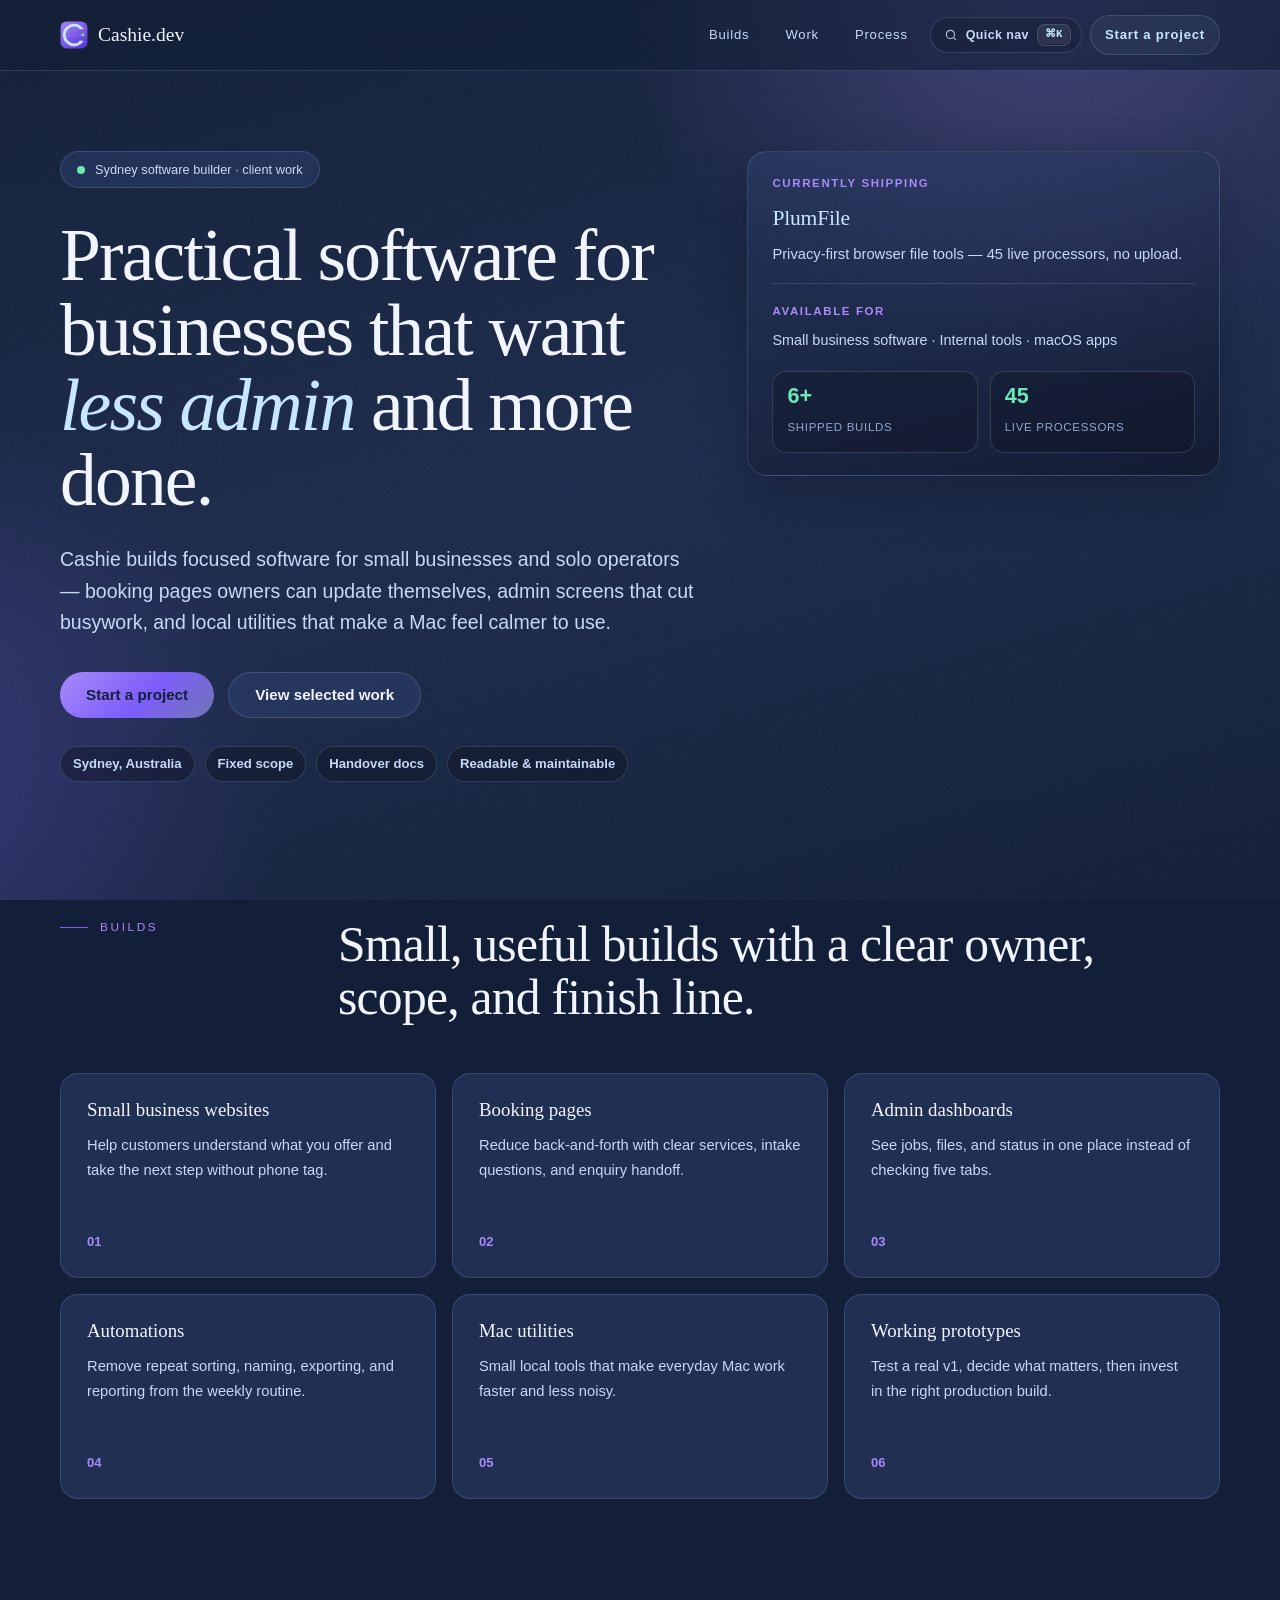
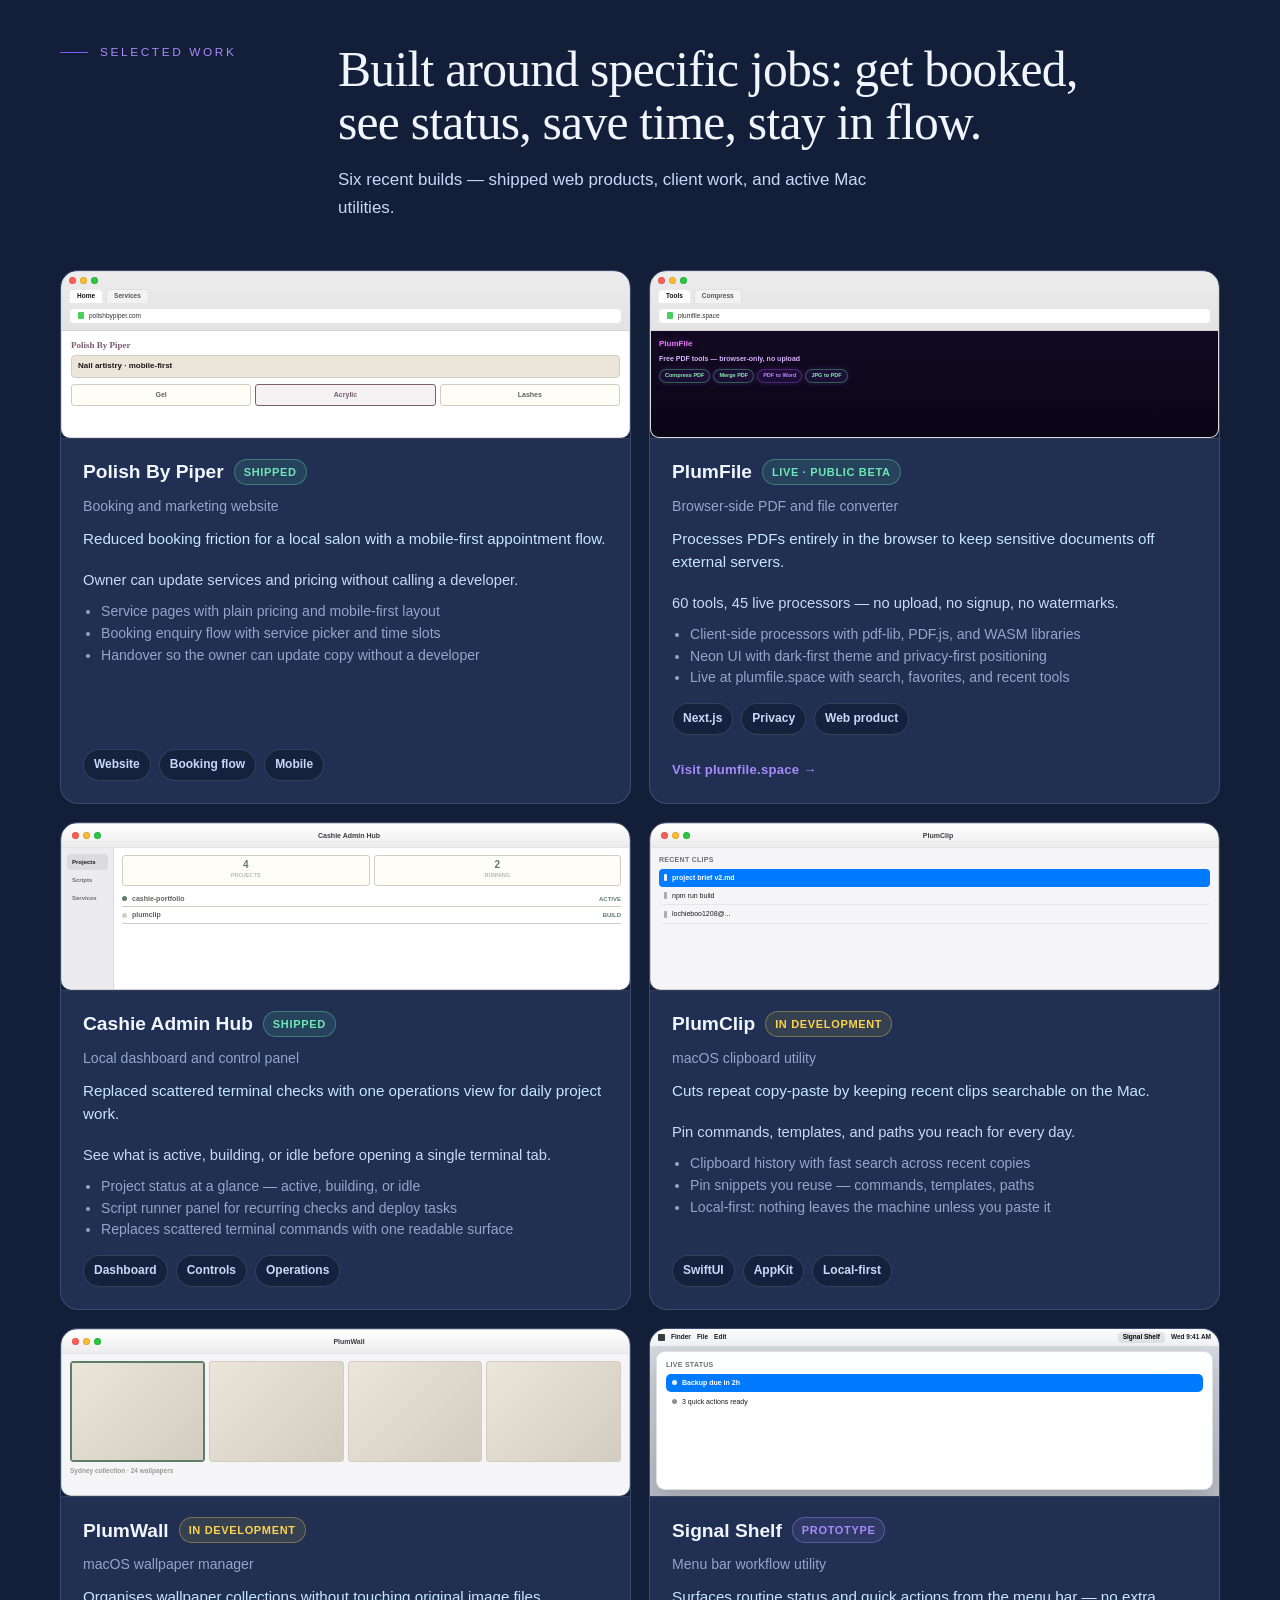
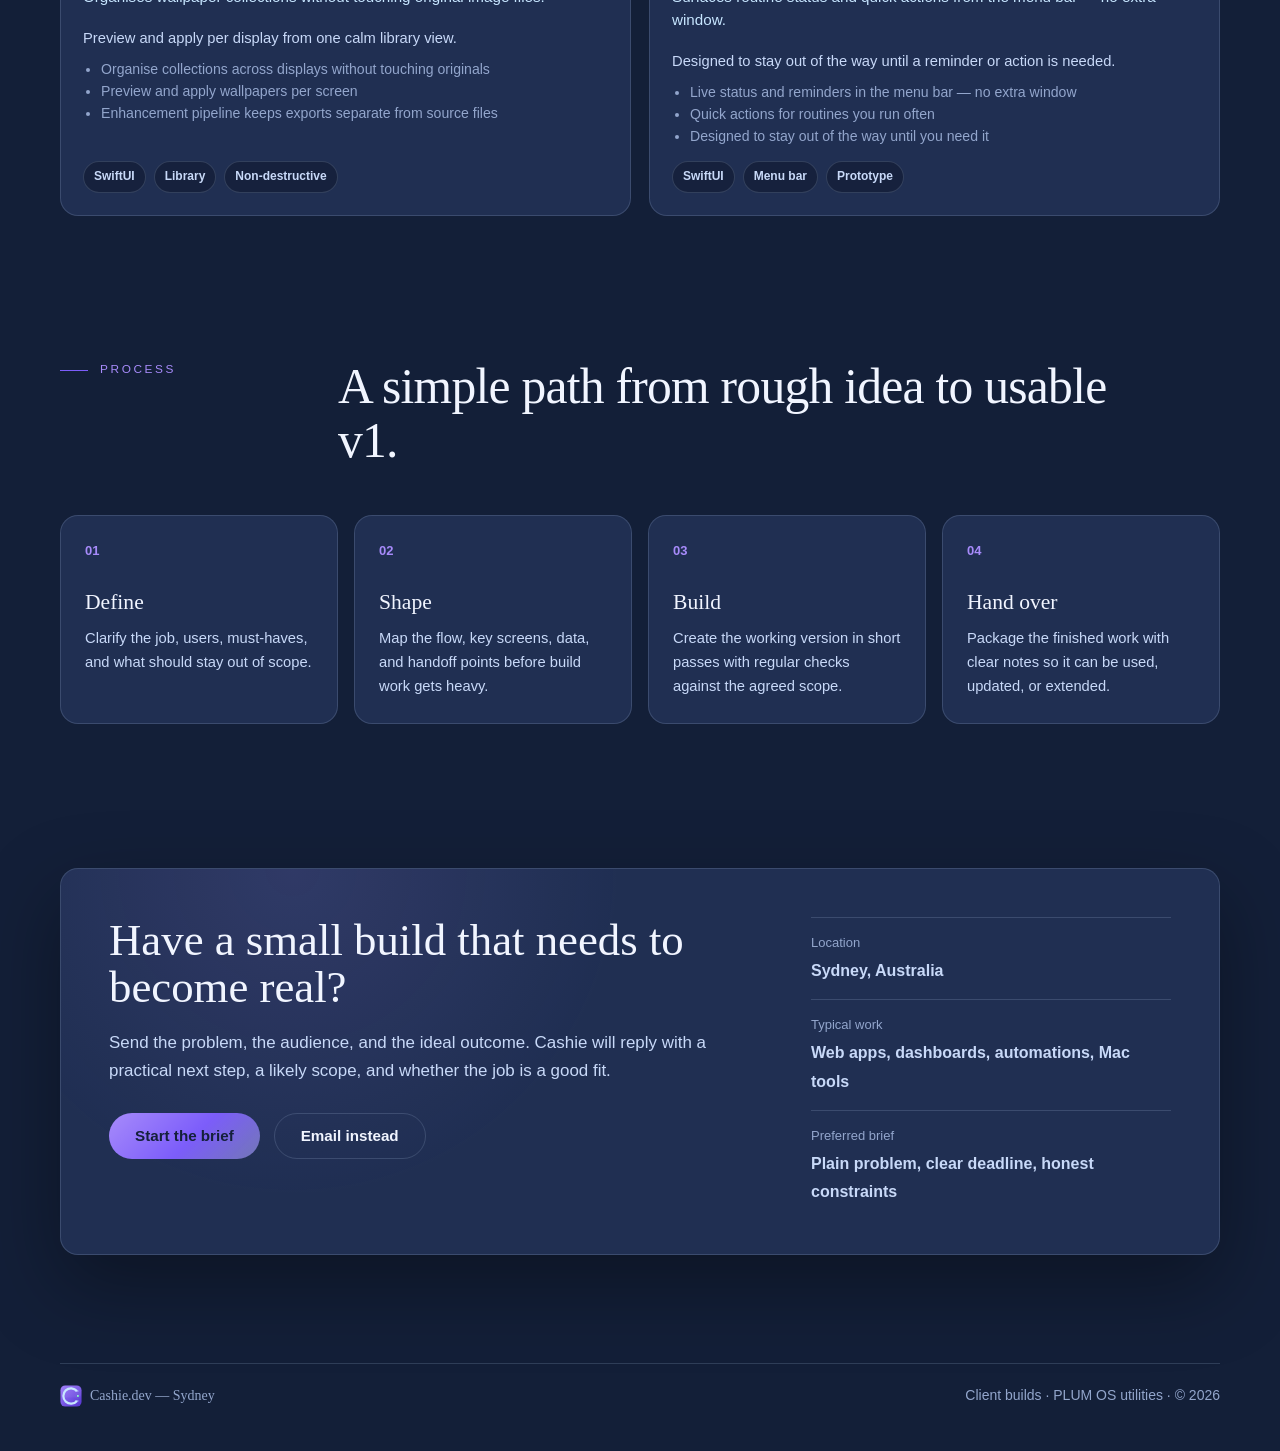
<file: index.html>
<!DOCTYPE html>
<html lang="en">
<head>
  <meta charset="UTF-8">
  <meta name="viewport" content="width=device-width, initial-scale=1.0">
  <title>Cashie.dev — Software builder in Sydney</title>
  <meta name="description" content="Cashie builds practical software for small businesses — less admin, more done. Websites, dashboards, automations, and Mac tools in Sydney.">
  <meta name="theme-color" content="#131f38">
  <link rel="icon" href="assets/logo-mark.svg" type="image/svg+xml">
  <style>
    :root {
      --bg: #131f38;
      --bg-soft: #1d2b4c;
      --panel: rgba(50, 70, 120, 0.42);
      --panel-2: rgba(11, 16, 32, 0.4);
      --panel-line: rgba(200, 220, 255, 0.16);
      --ink: #f1f5ff;
      --ink-soft: #c8d9f8;
      --ink-mute: #93a6cc;
      --muted: #93a6cc;
      --soft: #7a8eb8;
      --line: rgba(200, 220, 255, 0.16);
      --charcoal: rgba(8, 12, 24, 0.85);
      --green: #6ee7b7;
      --plum: #a78bfa;
      --plum-deep: #7c5dfa;
      --cyan: #e0ffff;
      --cream: #c7e6ff;
      --amber: #fcd34d;
      --paper: #f7f4ee;
      --paper-2: #ebe5da;
      --radius: 18px;
      --max: 1160px;
      --sans: ui-sans-serif, -apple-system, BlinkMacSystemFont, "Segoe UI", Helvetica, Arial, sans-serif;
      --serif: "Iowan Old Style", "Palatino Linotype", Palatino, "Book Antiqua", Georgia, serif;
      --mono: "SF Mono", ui-monospace, "JetBrains Mono", Menlo, Consolas, monospace;
      --ease: cubic-bezier(0.22, 1, 0.36, 1);
    }

    * { box-sizing: border-box; margin: 0; padding: 0; }

    html { scroll-behavior: smooth; }

    body {
      background: var(--bg);
      color: var(--ink);
      font-family: var(--sans);
      font-size: 17px;
      line-height: 1.65;
      -webkit-font-smoothing: antialiased;
      text-rendering: optimizeLegibility;
      overflow-x: hidden;
      min-height: 100vh;
    }

    a { color: inherit; text-decoration: none; }

    p, h1, h2, h3 { margin-top: 0; }

    ::selection { background: rgba(167, 139, 250, 0.4); color: #fff; }

    :focus-visible { outline: 2px solid var(--plum); outline-offset: 3px; border-radius: 4px; }

    .aurora {
      position: fixed;
      inset: 0;
      z-index: -2;
      pointer-events: none;
      background:
        radial-gradient(720px circle at 82% -8%, rgba(167, 139, 250, 0.32), transparent 62%),
        radial-gradient(640px circle at -8% 88%, rgba(124, 93, 250, 0.26), transparent 60%),
        linear-gradient(165deg, var(--bg) 0%, var(--bg-soft) 52%, var(--bg) 100%);
    }

    .grain {
      position: fixed;
      inset: 0;
      z-index: -1;
      pointer-events: none;
      opacity: 0.04;
      background-image: url("data:image/svg+xml,%3Csvg xmlns='http://www.w3.org/2000/svg' width='120' height='120'%3E%3Cfilter id='n'%3E%3CfeTurbulence type='fractalNoise' baseFrequency='0.85' numOctaves='2'/%3E%3C/filter%3E%3Crect width='100%25' height='100%25' filter='url(%23n)'/%3E%3C/svg%3E");
    }

    .wrap {
      width: min(100% - 40px, var(--max));
      margin: 0 auto;
    }

    .topbar {
      position: sticky;
      top: 0;
      z-index: 100;
      backdrop-filter: blur(16px);
      -webkit-backdrop-filter: blur(16px);
      background: rgba(19, 31, 56, 0.62);
      border-bottom: 1px solid var(--panel-line);
    }

    .nav {
      min-height: 70px;
      display: flex;
      align-items: center;
      justify-content: space-between;
      gap: 20px;
    }

    .brand {
      display: inline-flex;
      align-items: center;
      gap: 10px;
      font-family: var(--serif);
      font-size: 1.22rem;
      font-weight: 500;
    }

    .brand-mark {
      width: 28px;
      height: 28px;
      flex-shrink: 0;
      display: block;
      animation: logo-glow 3.6s ease-in-out infinite;
    }

    .brand-mark.sm {
      width: 22px;
      height: 22px;
    }

    .links {
      display: flex;
      align-items: center;
      gap: 8px;
      font-size: 0.82rem;
      letter-spacing: 0.06em;
    }

    .links a {
      color: var(--ink-soft);
      padding: 8px 14px;
      border-radius: 999px;
    }

    .links a:not(.nav-cta):hover {
      color: var(--ink);
      background: rgba(199, 230, 255, 0.06);
    }

    .links .nav-cta {
      border: 1px solid var(--panel-line);
      color: var(--cream) !important;
      background: rgba(199, 230, 255, 0.05);
      font-weight: 600;
    }

    .links .nav-cta:hover {
      border-color: var(--plum);
      box-shadow: 0 0 0 3px rgba(167, 139, 250, 0.12);
    }

    .command-trigger svg {
      width: 14px;
      height: 14px;
      flex-shrink: 0;
      opacity: 0.85;
    }

    .command-trigger {
      display: inline-flex;
      align-items: center;
      gap: 8px;
      min-height: 34px;
      padding: 6px 10px 6px 13px;
      border: 1px solid var(--panel-line);
      border-radius: 999px;
      background: rgba(8, 12, 24, 0.2);
      color: var(--ink-soft);
      font: inherit;
      font-size: 0.78rem;
      font-weight: 700;
      letter-spacing: 0.03em;
      cursor: pointer;
    }

    .command-trigger:hover {
      color: var(--ink);
      border-color: rgba(167, 139, 250, 0.45);
      background: rgba(199, 230, 255, 0.07);
    }

    .command-trigger kbd {
      min-width: 32px;
      padding: 2px 7px;
      border: 1px solid var(--panel-line);
      border-radius: 8px;
      background: rgba(241, 245, 255, 0.08);
      color: var(--cream);
      font-family: var(--mono);
      font-size: 0.68rem;
      line-height: 1.4;
      text-align: center;
      box-shadow: inset 0 -1px 0 rgba(0, 0, 0, 0.25);
    }

    .button {
      display: inline-flex;
      align-items: center;
      justify-content: center;
      gap: 9px;
      min-height: 46px;
      padding: 0 26px;
      border-radius: 999px;
      border: none;
      background: linear-gradient(135deg, var(--plum) 0%, var(--plum-deep) 55%, rgba(224, 255, 255, 0.4) 120%);
      color: #14203a;
      font-weight: 600;
      font-size: 0.95rem;
      cursor: pointer;
      transition: border-color 0.2s var(--ease), box-shadow 0.2s var(--ease);
    }

    .button:not(.secondary) {
      position: relative;
      overflow: hidden;
      isolation: isolate;
    }

    .button:not(.secondary)::after {
      content: "";
      position: absolute;
      inset: 0;
      border-radius: inherit;
      background: linear-gradient(105deg, transparent 38%, rgba(255, 255, 255, 0.28) 50%, transparent 62%);
      transform: translateX(-130%);
      transition: transform 0.55s var(--ease);
      pointer-events: none;
    }

    .button:not(.secondary):hover::after {
      transform: translateX(130%);
    }

    .button:hover {
      box-shadow: 0 8px 24px rgba(124, 93, 250, 0.32);
    }

    .button.secondary {
      border: 1px solid var(--panel-line);
      color: var(--ink);
      background: var(--panel);
    }

    .button.secondary:hover {
      border-color: var(--plum);
      box-shadow: none;
    }

    .hero {
      padding: 80px 0 64px;
    }

    .hero-layout {
      display: grid;
      grid-template-columns: minmax(0, 1.15fr) minmax(260px, 0.85fr);
      gap: 48px;
      align-items: start;
    }

    @media (max-width: 960px) {
      .hero-layout {
        grid-template-columns: 1fr;
        gap: 32px;
      }
    }

    .hero-aside {
      position: sticky;
      top: 96px;
    }

    .now-panel {
      border: 1px solid var(--panel-line);
      border-radius: 20px;
      background: linear-gradient(165deg, rgba(50, 70, 120, 0.38), rgba(11, 16, 32, 0.55));
      padding: 22px 24px;
      box-shadow: 0 18px 50px rgba(8, 12, 24, 0.28);
    }

    .now-label {
      margin: 0 0 8px;
      font-size: 0.72rem;
      letter-spacing: 0.14em;
      text-transform: uppercase;
      color: var(--plum);
      font-weight: 700;
    }

    .now-panel h3 {
      margin: 0 0 6px;
      font-family: var(--serif);
      font-size: 1.35rem;
      font-weight: 500;
      letter-spacing: -0.01em;
    }

    .now-panel h3 a {
      color: var(--cream);
      transition: color 0.2s ease;
    }

    .now-panel h3 a:hover { color: var(--plum); }

    .now-desc {
      margin: 0 0 18px;
      color: var(--ink-soft);
      font-size: 0.92rem;
      line-height: 1.5;
    }

    .now-divider {
      border: 0;
      border-top: 1px solid var(--panel-line);
      margin: 0 0 18px;
    }

    .now-available {
      margin: 0;
      color: var(--ink-soft);
      font-size: 0.9rem;
      line-height: 1.55;
    }

    .now-metrics {
      display: grid;
      grid-template-columns: 1fr 1fr;
      gap: 12px;
      margin-top: 20px;
    }

    .now-metrics div {
      border: 1px solid var(--panel-line);
      border-radius: 14px;
      padding: 12px 14px;
      background: rgba(8, 12, 24, 0.25);
    }

    .now-metrics b {
      display: block;
      font-size: 1.35rem;
      color: var(--green);
      line-height: 1.1;
      margin-bottom: 4px;
    }

    .now-metrics span {
      font-size: 0.72rem;
      color: var(--ink-mute);
      text-transform: uppercase;
      letter-spacing: 0.06em;
    }

    .badge {
      display: inline-flex;
      align-items: center;
      gap: 10px;
      font-size: 0.8rem;
      color: var(--ink-soft);
      border: 1px solid var(--panel-line);
      border-radius: 999px;
      padding: 7px 16px;
      margin-bottom: 30px;
      background: var(--panel);
    }

    .badge .pip {
      width: 8px;
      height: 8px;
      border-radius: 50%;
      background: var(--green);
      flex-shrink: 0;
      animation: status-dot 2.8s ease-in-out infinite;
    }

    h1 {
      max-width: 850px;
      margin: 0 0 26px;
      font-family: var(--serif);
      font-size: clamp(2.7rem, 7vw, 4.6rem);
      line-height: 1.02;
      font-weight: 500;
      letter-spacing: -0.025em;
    }

    h1 em {
      font-style: italic;
      color: var(--cream);
    }

    .lede {
      max-width: 690px;
      color: var(--ink-soft);
      font-size: clamp(1.05rem, 2vw, 1.22rem);
      line-height: 1.6;
      margin-bottom: 34px;
    }

    .lede strong { color: var(--cream); font-weight: 600; }

    .actions {
      display: flex;
      flex-wrap: wrap;
      gap: 14px;
      align-items: center;
      margin-bottom: 28px;
    }

    .hero-chips {
      display: flex;
      flex-wrap: wrap;
      gap: 10px;
    }

    .hero-chip {
      border: 1px solid var(--panel-line);
      background: var(--panel-2);
      color: var(--ink-soft);
      padding: 6px 12px;
      font-size: 0.82rem;
      font-weight: 600;
      border-radius: 999px;
    }

    section {
      padding: 72px 0;
      position: relative;
    }

    .section-head {
      display: grid;
      grid-template-columns: 240px 1fr;
      gap: 38px;
      align-items: start;
      margin-bottom: 48px;
    }

    .section-label {
      margin: 0;
      font-size: 0.74rem;
      letter-spacing: 0.22em;
      text-transform: uppercase;
      color: var(--plum);
      display: flex;
      align-items: center;
      gap: 12px;
    }

    .section-label::before {
      content: "";
      width: 28px;
      height: 1px;
      background: var(--plum-deep);
      flex-shrink: 0;
    }

    .section-head h2 {
      margin: 0;
      max-width: 790px;
      font-family: var(--serif);
      font-size: clamp(2rem, 4.4vw, 3.1rem);
      line-height: 1.08;
      font-weight: 500;
      letter-spacing: -0.015em;
    }

    .section-head .section-note {
      margin: 16px 0 0;
      max-width: 58ch;
      color: var(--ink-soft);
      font-size: 1.06rem;
    }

    .services-grid {
      display: grid;
      grid-template-columns: repeat(3, 1fr);
      gap: 16px;
    }

    .service {
      min-height: 205px;
      display: flex;
      flex-direction: column;
      justify-content: space-between;
      padding: 24px 26px;
      background: var(--panel);
      border: 1px solid var(--panel-line);
      border-radius: var(--radius);
      transition: border-color 0.2s var(--ease);
    }

    .service:hover {
      border-color: rgba(167, 139, 250, 0.4);
    }

    .service strong {
      display: block;
      margin-bottom: 12px;
      font-family: var(--serif);
      font-size: 1.18rem;
      font-weight: 500;
      line-height: 1.25;
    }

    .service p {
      margin: 0;
      color: var(--ink-soft);
      font-size: 0.92rem;
    }

    .service span {
      color: var(--plum);
      font-weight: 700;
      font-size: 13px;
    }

    .work-grid {
      display: grid;
      grid-template-columns: repeat(2, 1fr);
      gap: 18px;
    }

    .work-card {
      display: flex;
      flex-direction: column;
      background: var(--panel);
      border: 1px solid var(--panel-line);
      border-radius: var(--radius);
      overflow: hidden;
      transition: border-color 0.2s var(--ease);
    }

    .work-card:hover {
      border-color: rgba(167, 139, 250, 0.35);
    }

    .work-preview {
      height: 168px;
      border-bottom: 1px solid var(--panel-line);
      background: rgba(8, 12, 24, 0.35);
      overflow: hidden;
    }

    .work-card-body {
      padding: 20px 22px 22px;
      display: flex;
      flex-direction: column;
      gap: 10px;
      flex: 1;
    }

    .work-head {
      display: flex;
      align-items: center;
      flex-wrap: wrap;
      gap: 10px;
    }

    .work-title {
      margin: 0;
      font-size: 1.2rem;
      line-height: 1.2;
    }

    .work-status {
      font-size: 11px;
      font-weight: 800;
      letter-spacing: 0.06em;
      text-transform: uppercase;
      padding: 3px 9px;
      border-radius: 999px;
      border: 1px solid;
      white-space: nowrap;
    }

    .work-status.shipped {
      color: var(--green);
      border-color: rgba(110, 231, 183, 0.35);
      background: rgba(110, 231, 183, 0.1);
    }

    .work-status.dev {
      color: var(--amber);
      border-color: rgba(252, 211, 77, 0.35);
      background: rgba(252, 211, 77, 0.1);
    }

    .work-status.not-shipped {
      color: var(--ink-mute);
      border-color: var(--panel-line);
      background: var(--panel-2);
    }

    .work-status.prototype {
      color: var(--plum);
      border-color: rgba(167, 139, 250, 0.4);
      background: rgba(167, 139, 250, 0.12);
    }

    .work-type {
      color: var(--ink-mute);
      font-size: 0.88rem;
    }

    .work-impact {
      margin: 0 0 8px;
      color: var(--cream);
      font-size: 0.95rem;
      line-height: 1.5;
      font-weight: 500;
    }

    .work-outcome {
      margin: 0;
      color: var(--ink-soft);
      font-size: 0.92rem;
      line-height: 1.5;
    }

    .work-points {
      margin: 0;
      padding-left: 18px;
      color: var(--ink-mute);
      font-size: 0.88rem;
      line-height: 1.55;
    }

    .chips {
      display: flex;
      flex-wrap: wrap;
      gap: 8px;
      margin-top: auto;
      padding-top: 4px;
    }

    .chip {
      border: 1px solid var(--panel-line);
      background: var(--panel-2);
      color: var(--ink-soft);
      padding: 5px 10px;
      font-size: 12px;
      font-weight: 600;
      border-radius: 999px;
      white-space: nowrap;
    }

    /* Mockup interiors keep light-theme tokens */
    .work-preview .shot {
      --ink: #171717;
      --paper: #fffdf8;
      --paper-2: #ebe5da;
      --muted: #5e625d;
      --soft: #9a9b93;
      --line: #d3ccc0;
      --plum: #7b5c71;
      --green: #5e7d68;
      height: 100%;
      width: 100%;
      display: flex;
      flex-direction: column;
      font-size: 8px;
      line-height: 1.35;
      overflow: hidden;
      font-family: -apple-system, BlinkMacSystemFont, "SF Pro Text", "Helvetica Neue", sans-serif;
    }

    .os-traffic {
      display: flex;
      align-items: center;
      gap: 4px;
      flex-shrink: 0;
    }

    .work-preview .tl {
      width: 7px;
      height: 7px;
      border-radius: 50%;
      flex-shrink: 0;
      border: 0.5px solid rgba(0, 0, 0, 0.12);
    }

    .work-preview .tl-red { background: #ff5f57; }
    .work-preview .tl-yellow { background: #febc2e; }
    .work-preview .tl-green { background: #28c840; }

    .os-frame.os-safari {
      background: #fff;
      border-radius: 9px;
      border: 1px solid rgba(0, 0, 0, 0.14);
      box-shadow: 0 4px 18px rgba(0, 0, 0, 0.14);
    }

    .os-safari-toolbar {
      background: linear-gradient(180deg, #ececec 0%, #e3e3e3 100%);
      border-bottom: 1px solid rgba(0, 0, 0, 0.1);
      padding: 5px 7px 6px;
      flex-shrink: 0;
    }

    .os-safari-toolbar .os-traffic { margin-bottom: 5px; }

    .os-safari-tabs {
      display: flex;
      gap: 3px;
      margin-bottom: 5px;
    }

    .os-safari-tabs span {
      padding: 2px 7px;
      border-radius: 5px 5px 0 0;
      background: rgba(255, 255, 255, 0.45);
      color: #555;
      font-size: 6.5px;
      font-weight: 600;
      border: 1px solid rgba(0, 0, 0, 0.08);
      border-bottom: none;
    }

    .os-safari-tabs span.on { background: #fff; color: #111; }

    .os-safari-urlbar {
      display: flex;
      align-items: center;
      gap: 5px;
      background: #fff;
      border: 1px solid rgba(0, 0, 0, 0.1);
      border-radius: 5px;
      padding: 3px 8px;
    }

    .os-url-icon {
      width: 6px;
      height: 7px;
      border-radius: 1px;
      background: #28c840;
      opacity: 0.85;
      flex-shrink: 0;
    }

    .os-url-text {
      flex: 1;
      font-size: 6.5px;
      font-weight: 500;
      color: #333;
      white-space: nowrap;
      overflow: hidden;
      text-overflow: ellipsis;
    }

    .os-safari .os-content.os-web {
      flex: 1;
      background: #fff;
      padding: 8px 9px;
      min-height: 0;
      overflow: hidden;
    }

    .os-frame.os-mac {
      background: #f5f5f7;
      border-radius: 10px;
      border: 1px solid rgba(0, 0, 0, 0.16);
      box-shadow: 0 6px 22px rgba(0, 0, 0, 0.16);
    }

    .os-mac-toolbar {
      display: flex;
      align-items: center;
      gap: 6px;
      padding: 7px 10px;
      background: linear-gradient(180deg, rgba(255, 255, 255, 0.96) 0%, rgba(236, 236, 236, 0.98) 100%);
      border-bottom: 1px solid rgba(0, 0, 0, 0.1);
      border-radius: 10px 10px 0 0;
      flex-shrink: 0;
    }

    .os-mac-title {
      flex: 1;
      text-align: center;
      font-size: 7px;
      font-weight: 600;
      color: #3c3c43;
      margin-right: 28px;
    }

    .os-mac .os-content.os-mac-ui {
      flex: 1;
      background: #f5f5f7;
      padding: 7px 8px;
      min-height: 0;
      overflow: hidden;
    }

    .os-mac.os-mac-sidebar .os-content.os-mac-ui {
      padding: 0;
      display: grid;
      grid-template-columns: 52px 1fr;
      background: #fff;
    }

    .os-mac-sidebar-pane {
      background: #ececee;
      border-right: 1px solid rgba(0, 0, 0, 0.08);
      padding: 6px 5px;
    }

    .os-mac-sidebar-pane span {
      display: block;
      font-size: 6px;
      font-weight: 600;
      color: #6e6e73;
      padding: 4px 5px;
      border-radius: 4px;
      margin-bottom: 2px;
    }

    .os-mac-sidebar-pane span.on {
      background: rgba(0, 0, 0, 0.07);
      color: #1d1d1f;
    }

    .os-mac-main-pane { padding: 7px 8px; background: #fff; }

    .os-frame.os-menubar {
      background: linear-gradient(180deg, #d8dce3 0%, #c8cdd6 55%, #b8bec8 100%);
      border: none;
      box-shadow: none;
      border-radius: 0;
    }

    .os-menubar-strip {
      display: flex;
      align-items: center;
      gap: 6px;
      padding: 3px 8px;
      background: linear-gradient(180deg, rgba(255, 255, 255, 0.88) 0%, rgba(245, 245, 247, 0.92) 100%);
      border-bottom: 1px solid rgba(0, 0, 0, 0.12);
      font-size: 6.5px;
      font-weight: 600;
      color: #1d1d1f;
      flex-shrink: 0;
    }

    .os-apple {
      width: 7px;
      height: 7px;
      border-radius: 1px;
      background: #1d1d1f;
      opacity: 0.85;
      flex-shrink: 0;
    }

    .os-menu-filler { flex: 1; }

    .os-menubar-item {
      padding: 1px 5px;
      border-radius: 4px;
      color: #3c3c43;
    }

    .os-menubar-item.on {
      background: rgba(0, 0, 0, 0.08);
      color: #000;
    }

    .os-popover {
      margin: 4px 6px 6px;
      background: rgba(255, 255, 255, 0.98);
      border: 1px solid rgba(0, 0, 0, 0.12);
      border-radius: 9px;
      box-shadow: 0 10px 28px rgba(0, 0, 0, 0.18);
      padding: 8px 9px;
      flex: 1;
      min-height: 0;
      overflow: hidden;
    }

    .work-preview .sp-brand { font-family: var(--serif); font-size: 9px; font-weight: 600; color: var(--plum); margin-bottom: 4px; }
    .work-preview .sp-hero {
      font-size: 8px; font-weight: 800; color: var(--ink); margin-bottom: 6px;
      padding: 5px 6px; border-radius: 4px; background: var(--paper-2); border: 1px solid var(--line);
    }
    .work-preview .sp-cards { display: grid; grid-template-columns: repeat(3, 1fr); gap: 4px; }
    .work-preview .sp-card {
      border: 1px solid var(--line); border-radius: 3px; background: var(--paper);
      padding: 5px 2px; text-align: center; font-weight: 700; color: var(--muted); font-size: 7px;
    }
    .work-preview .sp-card:nth-child(2) { border-color: var(--plum); color: var(--plum); background: rgba(123,92,113,0.08); }

    .work-preview .sa-metrics { display: flex; gap: 4px; margin-bottom: 5px; }
    .work-preview .sa-metrics div {
      flex: 1; padding: 4px; border-radius: 3px; border: 1px solid var(--line);
      background: var(--paper); text-align: center;
    }
    .work-preview .sa-metrics b { display: block; font-size: 10px; font-weight: 800; color: var(--green); line-height: 1; }
    .work-preview .sa-metrics small { font-size: 5.5px; color: var(--soft); text-transform: uppercase; }
    .work-preview .sa-row {
      display: flex; align-items: center; gap: 5px; padding: 3px 0;
      font-weight: 700; color: var(--muted); border-bottom: 1px solid var(--line); font-size: 7px;
    }
    .work-preview .sa-row i { width: 5px; height: 5px; border-radius: 50%; background: var(--line); }
    .work-preview .sa-row.on i { background: var(--green); }
    .work-preview .sa-row em { margin-left: auto; font-style: normal; font-size: 6px; font-weight: 800; color: var(--green); text-transform: uppercase; }

    .work-preview .sc-menu {
      font-weight: 600; color: #6e6e73; margin-bottom: 4px; font-size: 7px;
      text-transform: uppercase; letter-spacing: 0.04em;
    }
    .work-preview .sc-item {
      display: flex; align-items: center; gap: 5px; padding: 4px 5px;
      color: #1d1d1f; font-weight: 500;
      border-bottom: 1px solid rgba(0, 0, 0, 0.06); font-size: 7px; border-radius: 4px;
    }
    .work-preview .sc-item.on { background: #007aff; color: #fff; font-weight: 600; border-bottom-color: transparent; }
    .work-preview .sc-item.on .sc-pin { background: #fff; opacity: 0.9; }
    .work-preview .sc-pin { width: 3px; height: 7px; border-radius: 1px; background: #8e8e93; opacity: 0.7; }

    .work-preview .pw-grid { display: grid; grid-template-columns: repeat(4, 1fr); gap: 4px; margin-bottom: 5px; }
    .work-preview .pw-tile {
      aspect-ratio: 4/3; border-radius: 3px; border: 1px solid var(--line);
      background: linear-gradient(135deg, var(--paper-2), var(--line));
    }
    .work-preview .pw-tile.on { border-color: var(--green); box-shadow: inset 0 0 0 1px var(--green); }
    .work-preview .pw-label { font-size: 6.5px; font-weight: 700; color: var(--soft); }

    .work-preview .ss-bar {
      font-size: 7px; font-weight: 700; color: #6e6e73;
      text-transform: uppercase; letter-spacing: 0.04em; margin-bottom: 5px;
    }
    .work-preview .ss-item {
      display: flex; align-items: center; gap: 5px; padding: 4px 6px; border-radius: 5px;
      margin-bottom: 1px; font-weight: 500; color: #1d1d1f; font-size: 7px;
    }
    .work-preview .ss-item.on { background: #007aff; color: #fff; font-weight: 600; }
    .work-preview .ss-item i { width: 5px; height: 5px; border-radius: 50%; background: #8e8e93; flex-shrink: 0; }
    .work-preview .ss-item.on i { background: #fff; opacity: 0.9; }

    .work-preview .pf-wrap {
      background: linear-gradient(180deg, #120a22 0%, #06040f 100%);
      color: #f0eaff;
      padding: 8px;
      min-height: 100%;
    }
    .work-preview .pf-brand {
      font-size: 8px;
      font-weight: 800;
      color: #e879f9;
      text-shadow: 0 0 8px rgba(232, 121, 249, 0.5);
      margin-bottom: 4px;
    }
    .work-preview .pf-hero {
      font-size: 7px;
      font-weight: 700;
      line-height: 1.3;
      margin-bottom: 6px;
      color: #d8b4fe;
    }
    .work-preview .pf-tools {
      display: flex;
      flex-wrap: wrap;
      gap: 3px;
    }
    .work-preview .pf-tool {
      font-size: 5.5px;
      font-weight: 600;
      padding: 2px 5px;
      border-radius: 999px;
      border: 1px solid rgba(168, 85, 247, 0.35);
      color: #c084fc;
      background: rgba(124, 58, 237, 0.12);
      box-shadow: 0 0 6px rgba(168, 85, 247, 0.2);
    }
    .work-preview .pf-tool.live {
      border-color: rgba(74, 222, 128, 0.4);
      color: #86efac;
    }

    .work-link {
      display: inline-flex;
      align-items: center;
      gap: 6px;
      margin-top: 14px;
      font-size: 0.82rem;
      font-weight: 600;
      color: var(--plum);
      letter-spacing: 0.02em;
    }
    .work-link:hover { color: var(--cyan); }

    .steps {
      display: grid;
      grid-template-columns: repeat(4, 1fr);
      gap: 16px;
    }

    .step {
      min-height: 200px;
      padding: 24px;
      border: 1px solid var(--panel-line);
      border-radius: var(--radius);
      background: var(--panel);
      transition: border-color 0.2s var(--ease);
    }

    .step:hover {
      border-color: rgba(167, 139, 250, 0.35);
    }

    .step-num {
      color: var(--plum);
      font-weight: 700;
      font-size: 13px;
    }

    .step h3 {
      margin: 28px 0 10px;
      font-family: var(--serif);
      font-size: 1.35rem;
      line-height: 1.2;
      font-weight: 500;
    }

    .step p {
      margin: 0;
      color: var(--ink-soft);
      font-size: 0.92rem;
    }

    .contact {
      padding-bottom: 80px;
    }

    .contact-panel {
      display: grid;
      grid-template-columns: 1fr 360px;
      gap: 42px;
      padding: 48px;
      background: var(--panel);
      border: 1px solid var(--panel-line);
      border-radius: var(--radius);
      position: relative;
      overflow: hidden;
      box-shadow: 0 30px 80px rgba(0, 0, 0, 0.35);
    }

    .contact-panel::before {
      content: "";
      position: absolute;
      inset: 0;
      background: radial-gradient(600px circle at 20% 0%, rgba(167, 139, 250, 0.12), transparent 55%);
      pointer-events: none;
    }

    .contact-panel > * { position: relative; z-index: 1; }

    .contact-panel h2 {
      margin-bottom: 18px;
      font-family: var(--serif);
      font-size: clamp(2rem, 4vw, 2.8rem);
      line-height: 1.05;
      font-weight: 500;
    }

    .contact-panel p {
      max-width: 640px;
      color: var(--ink-soft);
      font-size: 1.06rem;
      margin-bottom: 28px;
    }

    .contact-panel .button.secondary {
      background: transparent;
      color: var(--ink);
      border: 1px solid var(--panel-line);
    }

    .contact-facts {
      display: grid;
      gap: 14px;
      align-content: end;
    }

    .fact {
      padding-top: 14px;
      border-top: 1px solid var(--panel-line);
    }

    .fact span {
      display: block;
      color: var(--ink-mute);
      font-size: 13px;
      margin-bottom: 4px;
    }

    .fact strong {
      font-size: 16px;
      color: var(--ink-soft);
    }

    .command-shell[hidden] {
      display: none;
    }

    .command-shell {
      position: fixed;
      inset: 0;
      z-index: 300;
      display: grid;
      place-items: start center;
      padding: 92px 20px 28px;
    }

    .command-backdrop {
      position: absolute;
      inset: 0;
      background: rgba(5, 8, 18, 0.66);
      backdrop-filter: blur(14px);
      -webkit-backdrop-filter: blur(14px);
    }

    .command-panel {
      position: relative;
      width: min(100%, 760px);
      max-height: min(720px, calc(100vh - 120px));
      display: grid;
      grid-template-rows: auto auto minmax(0, 1fr);
      overflow: hidden;
      border: 1px solid rgba(200, 220, 255, 0.2);
      border-radius: 22px;
      background:
        linear-gradient(180deg, rgba(29, 43, 76, 0.96), rgba(12, 18, 34, 0.98)),
        var(--bg);
      box-shadow: 0 34px 100px rgba(0, 0, 0, 0.52);
    }

    .command-head {
      display: flex;
      align-items: start;
      justify-content: space-between;
      gap: 18px;
      padding: 22px 24px 18px;
      border-bottom: 1px solid var(--panel-line);
    }

    .command-kicker {
      margin: 0 0 4px;
      color: var(--plum);
      font-size: 0.72rem;
      font-weight: 800;
      letter-spacing: 0.16em;
      text-transform: uppercase;
    }

    .command-head h2 {
      margin: 0;
      font-family: var(--serif);
      font-size: 1.55rem;
      font-weight: 500;
      line-height: 1.1;
    }

    .command-head p:not(.command-kicker) {
      margin: 6px 0 0;
      color: var(--ink-mute);
      font-size: 0.9rem;
    }

    .command-close {
      width: 34px;
      height: 34px;
      border: 1px solid var(--panel-line);
      border-radius: 50%;
      background: rgba(241, 245, 255, 0.05);
      color: var(--ink-soft);
      font-size: 1.25rem;
      line-height: 1;
      cursor: pointer;
    }

    .command-close:hover {
      color: var(--ink);
      border-color: rgba(167, 139, 250, 0.5);
    }

    .command-input-wrap {
      display: grid;
      grid-template-columns: auto 1fr;
      align-items: center;
      gap: 12px;
      padding: 14px 18px;
      margin: 16px 18px;
      border: 1px solid rgba(200, 220, 255, 0.18);
      border-radius: 16px;
      background: rgba(5, 8, 18, 0.38);
    }

    .command-input-wrap span {
      color: var(--green);
      font-family: var(--mono);
      font-size: 0.82rem;
      white-space: nowrap;
    }

    .command-input-wrap input {
      width: 100%;
      border: 0;
      outline: 0;
      background: transparent;
      color: var(--ink);
      font: 600 1rem/1.4 var(--mono);
      caret-color: var(--plum);
    }

    .command-input-wrap input::placeholder {
      color: rgba(200, 217, 248, 0.45);
    }

    .command-body {
      min-height: 0;
      display: grid;
      grid-template-columns: 250px minmax(0, 1fr);
      gap: 0;
      border-top: 1px solid var(--panel-line);
    }

    .command-list {
      min-height: 0;
      overflow: auto;
      padding: 14px;
      border-right: 1px solid var(--panel-line);
    }

    .command-item {
      width: 100%;
      display: grid;
      gap: 3px;
      padding: 10px 12px;
      border: 1px solid transparent;
      border-radius: 12px;
      background: transparent;
      color: var(--ink-soft);
      text-align: left;
      cursor: pointer;
    }

    .command-item strong {
      color: var(--ink);
      font-family: var(--mono);
      font-size: 0.88rem;
      font-weight: 800;
    }

    .command-item span {
      color: var(--ink-mute);
      font-size: 0.78rem;
      line-height: 1.35;
    }

    .command-item.is-active,
    .command-item:hover {
      border-color: rgba(167, 139, 250, 0.34);
      background: rgba(167, 139, 250, 0.12);
    }

    .command-output {
      min-height: 260px;
      max-height: 430px;
      overflow: auto;
      padding: 18px 20px 22px;
      color: var(--ink-soft);
      font-family: var(--mono);
      font-size: 0.86rem;
      line-height: 1.55;
    }

    .command-output h3 {
      margin: 0 0 10px;
      color: var(--cream);
      font-family: var(--serif);
      font-size: 1.22rem;
      font-weight: 500;
    }

    .command-output ul {
      margin: 0;
      padding-left: 18px;
    }

    .command-output li + li {
      margin-top: 7px;
    }

    .command-line {
      margin: 0 0 8px;
    }

    .command-line span,
    .command-output code {
      color: var(--green);
      font-family: var(--mono);
      font-weight: 800;
    }

    .command-muted {
      margin: 0;
      color: var(--ink-mute);
    }

    footer {
      padding: 28px 0 44px;
      color: var(--ink-mute);
      font-size: 14px;
    }

    .footer-row {
      display: flex;
      justify-content: space-between;
      gap: 18px;
      border-top: 1px solid var(--panel-line);
      padding-top: 20px;
    }

    .footer-brand {
      display: inline-flex;
      align-items: center;
      gap: 8px;
      font-family: var(--serif);
    }

    @keyframes logo-glow {
      0%, 100% { filter: drop-shadow(0 0 5px rgba(167, 139, 250, 0.32)); }
      50% { filter: drop-shadow(0 0 12px rgba(167, 139, 250, 0.52)); }
    }

    @keyframes status-dot {
      0%, 100% { box-shadow: 0 0 0 0 rgba(110, 231, 183, 0.35); }
      50% { box-shadow: 0 0 8px 2px rgba(110, 231, 183, 0.5); }
    }

    @keyframes fade-up {
      from {
        opacity: 0;
        transform: translateY(12px);
      }
      to {
        opacity: 1;
        transform: translateY(0);
      }
    }

    .hero .badge { animation: fade-up 0.7s var(--ease) 0.04s both; }
    .hero h1 { animation: fade-up 0.7s var(--ease) 0.1s both; }
    .hero .lede { animation: fade-up 0.7s var(--ease) 0.16s both; }
    .hero .actions { animation: fade-up 0.7s var(--ease) 0.22s both; }
    .hero .hero-chips { animation: fade-up 0.7s var(--ease) 0.28s both; }
    .hero .hero-aside { animation: fade-up 0.7s var(--ease) 0.34s both; }

    .section-head { animation: fade-up 0.65s var(--ease) both; }

    #builds .service { animation: fade-up 0.6s var(--ease) both; }
    #builds .service:nth-child(1) { animation-delay: 0.06s; }
    #builds .service:nth-child(2) { animation-delay: 0.1s; }
    #builds .service:nth-child(3) { animation-delay: 0.14s; }
    #builds .service:nth-child(4) { animation-delay: 0.18s; }
    #builds .service:nth-child(5) { animation-delay: 0.22s; }
    #builds .service:nth-child(6) { animation-delay: 0.26s; }

    #work .work-card { animation: fade-up 0.6s var(--ease) both; }
    #work .work-card:nth-child(1) { animation-delay: 0.06s; }
    #work .work-card:nth-child(2) { animation-delay: 0.1s; }
    #work .work-card:nth-child(3) { animation-delay: 0.14s; }
    #work .work-card:nth-child(4) { animation-delay: 0.18s; }
    #work .work-card:nth-child(5) { animation-delay: 0.22s; }
    #work .work-card:nth-child(6) { animation-delay: 0.26s; }

    #process .step { animation: fade-up 0.6s var(--ease) both; }
    #process .step:nth-child(1) { animation-delay: 0.06s; }
    #process .step:nth-child(2) { animation-delay: 0.1s; }
    #process .step:nth-child(3) { animation-delay: 0.14s; }
    #process .step:nth-child(4) { animation-delay: 0.18s; }

    #contact .contact-panel { animation: fade-up 0.7s var(--ease) 0.08s both; }

    @media (max-width: 900px) {
      .links a:not(.nav-cta) { display: none; }

      .section-head,
      .contact-panel {
        grid-template-columns: 1fr;
      }

      h1 { font-size: 52px; }

      .services-grid,
      .steps,
      .work-grid {
        grid-template-columns: repeat(2, 1fr);
      }

      .command-trigger span {
        display: none;
      }
    }

    @media (max-width: 620px) {
      .wrap { width: min(100% - 28px, var(--max)); }

      .hero { padding-top: 62px; }

      h1 { font-size: 40px; line-height: 1.04; }

      .lede { font-size: 18px; }

      section { padding: 58px 0; }

      .section-head h2 { font-size: 30px; }

      .services-grid,
      .steps,
      .work-grid {
        grid-template-columns: 1fr;
      }

      .contact-panel { padding: 24px; }

      .contact-panel h2 { font-size: 36px; }

      .footer-row { flex-direction: column; }

      .nav {
        gap: 12px;
      }

      .links {
        gap: 6px;
      }

      .command-trigger {
        padding-inline: 8px;
      }

      .command-shell {
        place-items: end center;
        padding: 16px;
      }

      .command-panel {
        max-height: calc(100vh - 32px);
        border-radius: 20px;
      }

      .command-head {
        padding: 18px;
      }

      .command-body {
        grid-template-columns: 1fr;
      }

      .command-list {
        max-height: 210px;
        border-right: 0;
        border-bottom: 1px solid var(--panel-line);
      }

      .command-output {
        max-height: 260px;
      }
    }

    @media (prefers-reduced-motion: reduce) {
      html { scroll-behavior: auto; }

      .brand-mark,
      .badge .pip,
      .hero .badge,
      .hero h1,
      .hero .lede,
      .hero .actions,
      .hero .hero-chips,
      .section-head,
      #builds .service,
      #work .work-card,
      #process .step,
      #contact .contact-panel {
        animation: none;
        opacity: 1;
        transform: none;
      }

      .button:not(.secondary)::after {
        display: none;
      }

      .button, .service, .step, .work-card {
        transition: none;
      }
    }
  </style>
</head>
<body>
  <div class="aurora" aria-hidden="true"></div>
  <div class="grain" aria-hidden="true"></div>

  <header class="topbar">
    <div class="wrap nav">
      <a class="brand" href="#top" aria-label="Cashie home">
        <img src="assets/logo-mark.svg" alt="" class="brand-mark" width="28" height="28">
        <span>Cashie.dev</span>
      </a>
      <nav class="links" aria-label="Primary navigation">
        <a href="#builds">Builds</a>
        <a href="#work">Work</a>
        <a href="#process">Process</a>
        <button class="command-trigger" type="button" data-command-open aria-haspopup="dialog" aria-controls="command-palette" title="Quick navigation — search pages and site info">
          <svg viewBox="0 0 24 24" fill="none" stroke="currentColor" stroke-width="2" stroke-linecap="round" aria-hidden="true"><circle cx="11" cy="11" r="7"/><path d="M20 20l-3.5-3.5"/></svg>
          <span>Quick nav</span>
          <kbd>⌘K</kbd>
        </button>
        <a href="apply.html" class="nav-cta">Start a project</a>
      </nav>
    </div>
  </header>

  <div class="command-shell" id="command-palette" role="dialog" aria-modal="true" aria-labelledby="command-title" hidden>
    <div class="command-backdrop" data-command-close></div>
    <section class="command-panel" aria-describedby="command-desc">
      <div class="command-head">
        <div>
          <p class="command-kicker">Quick navigation</p>
          <h2 id="command-title">Search the site</h2>
          <p id="command-desc">Jump to a section, open a project, or view studio info. No file access — navigation only.</p>
        </div>
        <button class="command-close" type="button" data-command-close aria-label="Close command palette">×</button>
      </div>

      <label class="command-input-wrap" for="command-input">
        <span>cashie.dev</span>
        <input id="command-input" type="text" autocomplete="off" spellcheck="false" placeholder="help">
      </label>

      <div class="command-body">
        <div class="command-list" id="command-list" role="listbox" aria-label="Available commands"></div>
        <div class="command-output" id="command-output" aria-live="polite">
          <p class="command-line"><span>status</span> Cashie.dev online · Sydney builder</p>
          <p class="command-muted">Try help, projects, services, process, contact, book, github, status, clear, or close.</p>
        </div>
      </div>
    </section>
  </div>

  <main id="top">
    <section class="hero" aria-labelledby="hero-title">
      <div class="wrap hero-layout">
        <div class="hero-main">
          <p class="badge"><span class="pip"></span> Sydney software builder · client work</p>
          <h1 id="hero-title">Practical software for businesses that want <em>less admin</em> and more done.</h1>
          <p class="lede">Cashie builds focused software for small businesses and solo operators — booking pages owners can update themselves, admin screens that cut busywork, and local utilities that make a Mac feel calmer to use.</p>
          <div class="actions">
            <a class="button" href="apply.html">Start a project</a>
            <a class="button secondary" href="#work">View selected work</a>
          </div>
          <div class="hero-chips" aria-label="Builder profile">
            <span class="hero-chip">Sydney, Australia</span>
            <span class="hero-chip">Fixed scope</span>
            <span class="hero-chip">Handover docs</span>
            <span class="hero-chip">Readable &amp; maintainable</span>
          </div>
        </div>

        <aside class="hero-aside" aria-label="Current focus">
          <div class="now-panel">
            <p class="now-label">Currently shipping</p>
            <h3><a href="https://plumfile.space" target="_blank" rel="noopener noreferrer">PlumFile</a></h3>
            <p class="now-desc">Privacy-first browser file tools — 45 live processors, no upload.</p>
            <hr class="now-divider">
            <p class="now-label">Available for</p>
            <p class="now-available">Small business software · Internal tools · macOS apps</p>
            <div class="now-metrics">
              <div><b>6+</b><span>shipped builds</span></div>
              <div><b>45</b><span>live processors</span></div>
            </div>
          </div>
        </aside>
      </div>
    </section>

    <section id="builds" aria-labelledby="builds-title">
      <div class="wrap">
        <div class="section-head">
          <p class="section-label">Builds</p>
          <h2 id="builds-title">Small, useful builds with a clear owner, scope, and finish line.</h2>
        </div>

        <div class="services-grid">
          <article class="service">
            <div>
              <strong>Small business websites</strong>
              <p>Help customers understand what you offer and take the next step without phone tag.</p>
            </div>
            <span>01</span>
          </article>
          <article class="service">
            <div>
              <strong>Booking pages</strong>
              <p>Reduce back-and-forth with clear services, intake questions, and enquiry handoff.</p>
            </div>
            <span>02</span>
          </article>
          <article class="service">
            <div>
              <strong>Admin dashboards</strong>
              <p>See jobs, files, and status in one place instead of checking five tabs.</p>
            </div>
            <span>03</span>
          </article>
          <article class="service">
            <div>
              <strong>Automations</strong>
              <p>Remove repeat sorting, naming, exporting, and reporting from the weekly routine.</p>
            </div>
            <span>04</span>
          </article>
          <article class="service">
            <div>
              <strong>Mac utilities</strong>
              <p>Small local tools that make everyday Mac work faster and less noisy.</p>
            </div>
            <span>05</span>
          </article>
          <article class="service">
            <div>
              <strong>Working prototypes</strong>
              <p>Test a real v1, decide what matters, then invest in the right production build.</p>
            </div>
            <span>06</span>
          </article>
        </div>
      </div>
    </section>

    <section id="work" aria-labelledby="work-title">
      <div class="wrap">
        <div class="section-head">
          <p class="section-label">Selected Work</p>
          <div>
            <h2 id="work-title">Built around specific jobs: get booked, see status, save time, stay in flow.</h2>
            <p class="section-note">Six recent builds — shipped web products, client work, and active Mac utilities.</p>
          </div>
        </div>

        <div class="work-grid">
          <article class="work-card">
            <div class="work-preview">
              <div class="shot os-frame os-safari">
                <div class="os-safari-toolbar">
                  <div class="os-traffic">
                    <span class="tl tl-red"></span><span class="tl tl-yellow"></span><span class="tl tl-green"></span>
                  </div>
                  <div class="os-safari-tabs">
                    <span class="on">Home</span><span>Services</span>
                  </div>
                  <div class="os-safari-urlbar">
                    <span class="os-url-icon"></span>
                    <span class="os-url-text">polishbypiper.com</span>
                  </div>
                </div>
                <div class="os-content os-web">
                  <div class="sp-brand">Polish By Piper</div>
                  <div class="sp-hero">Nail artistry · mobile-first</div>
                  <div class="sp-cards">
                    <div class="sp-card">Gel</div>
                    <div class="sp-card">Acrylic</div>
                    <div class="sp-card">Lashes</div>
                  </div>
                </div>
              </div>
            </div>
            <div class="work-card-body">
              <div class="work-head">
                <h3 class="work-title">Polish By Piper</h3>
                <span class="work-status shipped">Shipped</span>
              </div>
              <p class="work-type">Booking and marketing website</p>
              <p class="work-impact">Reduced booking friction for a local salon with a mobile-first appointment flow.</p>
              <p class="work-outcome">Owner can update services and pricing without calling a developer.</p>
              <ul class="work-points">
                <li>Service pages with plain pricing and mobile-first layout</li>
                <li>Booking enquiry flow with service picker and time slots</li>
                <li>Handover so the owner can update copy without a developer</li>
              </ul>
              <div class="chips">
                <span class="chip">Website</span>
                <span class="chip">Booking flow</span>
                <span class="chip">Mobile</span>
              </div>
            </div>
          </article>

          <article class="work-card">
            <div class="work-preview">
              <div class="shot os-frame os-safari">
                <div class="os-safari-toolbar">
                  <div class="os-traffic">
                    <span class="tl tl-red"></span><span class="tl tl-yellow"></span><span class="tl tl-green"></span>
                  </div>
                  <div class="os-safari-tabs">
                    <span class="on">Tools</span><span>Compress</span>
                  </div>
                  <div class="os-safari-urlbar">
                    <span class="os-url-icon"></span>
                    <span class="os-url-text">plumfile.space</span>
                  </div>
                </div>
                <div class="os-content pf-wrap">
                  <div class="pf-brand">PlumFile</div>
                  <div class="pf-hero">Free PDF tools — browser-only, no upload</div>
                  <div class="pf-tools">
                    <span class="pf-tool live">Compress PDF</span>
                    <span class="pf-tool live">Merge PDF</span>
                    <span class="pf-tool">PDF to Word</span>
                    <span class="pf-tool live">JPG to PDF</span>
                  </div>
                </div>
              </div>
            </div>
            <div class="work-card-body">
              <div class="work-head">
                <h3 class="work-title">PlumFile</h3>
                <span class="work-status shipped">Live · Public Beta</span>
              </div>
              <p class="work-type">Browser-side PDF and file converter</p>
              <p class="work-impact">Processes PDFs entirely in the browser to keep sensitive documents off external servers.</p>
              <p class="work-outcome">60 tools, 45 live processors — no upload, no signup, no watermarks.</p>
              <ul class="work-points">
                <li>Client-side processors with pdf-lib, PDF.js, and WASM libraries</li>
                <li>Neon UI with dark-first theme and privacy-first positioning</li>
                <li>Live at plumfile.space with search, favorites, and recent tools</li>
              </ul>
              <div class="chips">
                <span class="chip">Next.js</span>
                <span class="chip">Privacy</span>
                <span class="chip">Web product</span>
              </div>
              <a class="work-link" href="https://plumfile.space" target="_blank" rel="noopener noreferrer">Visit plumfile.space →</a>
            </div>
          </article>

          <article class="work-card">
            <div class="work-preview">
              <div class="shot os-frame os-mac os-mac-sidebar">
                <div class="os-mac-toolbar">
                  <div class="os-traffic">
                    <span class="tl tl-red"></span><span class="tl tl-yellow"></span><span class="tl tl-green"></span>
                  </div>
                  <div class="os-mac-title">Cashie Admin Hub</div>
                </div>
                <div class="os-content os-mac-ui">
                  <div class="os-mac-sidebar-pane">
                    <span class="on">Projects</span><span>Scripts</span><span>Services</span>
                  </div>
                  <div class="os-mac-main-pane">
                    <div class="sa-metrics">
                      <div><b>4</b><small>projects</small></div>
                      <div><b>2</b><small>running</small></div>
                    </div>
                    <div class="sa-row on"><i></i>cashie-portfolio <em>active</em></div>
                    <div class="sa-row"><i></i>plumclip <em>build</em></div>
                  </div>
                </div>
              </div>
            </div>
            <div class="work-card-body">
              <div class="work-head">
                <h3 class="work-title">Cashie Admin Hub</h3>
                <span class="work-status shipped">Shipped</span>
              </div>
              <p class="work-type">Local dashboard and control panel</p>
              <p class="work-impact">Replaced scattered terminal checks with one operations view for daily project work.</p>
              <p class="work-outcome">See what is active, building, or idle before opening a single terminal tab.</p>
              <ul class="work-points">
                <li>Project status at a glance — active, building, or idle</li>
                <li>Script runner panel for recurring checks and deploy tasks</li>
                <li>Replaces scattered terminal commands with one readable surface</li>
              </ul>
              <div class="chips">
                <span class="chip">Dashboard</span>
                <span class="chip">Controls</span>
                <span class="chip">Operations</span>
              </div>
            </div>
          </article>

          <article class="work-card">
            <div class="work-preview">
              <div class="shot os-frame os-mac">
                <div class="os-mac-toolbar">
                  <div class="os-traffic">
                    <span class="tl tl-red"></span><span class="tl tl-yellow"></span><span class="tl tl-green"></span>
                  </div>
                  <div class="os-mac-title">PlumClip</div>
                </div>
                <div class="os-content os-mac-ui">
                  <div class="sc-menu">Recent clips</div>
                  <div class="sc-item on"><span class="sc-pin"></span>project brief v2.md</div>
                  <div class="sc-item"><span class="sc-pin"></span>npm run build</div>
                  <div class="sc-item"><span class="sc-pin"></span>lochieboo1208@...</div>
                </div>
              </div>
            </div>
            <div class="work-card-body">
              <div class="work-head">
                <h3 class="work-title">PlumClip</h3>
                <span class="work-status dev">In development</span>
              </div>
              <p class="work-type">macOS clipboard utility</p>
              <p class="work-impact">Cuts repeat copy-paste by keeping recent clips searchable on the Mac.</p>
              <p class="work-outcome">Pin commands, templates, and paths you reach for every day.</p>
              <ul class="work-points">
                <li>Clipboard history with fast search across recent copies</li>
                <li>Pin snippets you reuse — commands, templates, paths</li>
                <li>Local-first: nothing leaves the machine unless you paste it</li>
              </ul>
              <div class="chips">
                <span class="chip">SwiftUI</span>
                <span class="chip">AppKit</span>
                <span class="chip">Local-first</span>
              </div>
            </div>
          </article>

          <article class="work-card">
            <div class="work-preview">
              <div class="shot os-frame os-mac">
                <div class="os-mac-toolbar">
                  <div class="os-traffic">
                    <span class="tl tl-red"></span><span class="tl tl-yellow"></span><span class="tl tl-green"></span>
                  </div>
                  <div class="os-mac-title">PlumWall</div>
                </div>
                <div class="os-content os-mac-ui">
                  <div class="pw-grid">
                    <div class="pw-tile on"></div><div class="pw-tile"></div>
                    <div class="pw-tile"></div><div class="pw-tile"></div>
                  </div>
                  <div class="pw-label">Sydney collection · 24 wallpapers</div>
                </div>
              </div>
            </div>
            <div class="work-card-body">
              <div class="work-head">
                <h3 class="work-title">PlumWall</h3>
                <span class="work-status dev">In development</span>
              </div>
              <p class="work-type">macOS wallpaper manager</p>
              <p class="work-impact">Organises wallpaper collections without touching original image files.</p>
              <p class="work-outcome">Preview and apply per display from one calm library view.</p>
              <ul class="work-points">
                <li>Organise collections across displays without touching originals</li>
                <li>Preview and apply wallpapers per screen</li>
                <li>Enhancement pipeline keeps exports separate from source files</li>
              </ul>
              <div class="chips">
                <span class="chip">SwiftUI</span>
                <span class="chip">Library</span>
                <span class="chip">Non-destructive</span>
              </div>
            </div>
          </article>

          <article class="work-card">
            <div class="work-preview">
              <div class="shot os-frame os-menubar">
                <div class="os-menubar-strip">
                  <span class="os-apple"></span>
                  <span>Finder</span>
                  <span>File</span>
                  <span>Edit</span>
                  <span class="os-menu-filler"></span>
                  <span class="os-menubar-item on">Signal Shelf</span>
                  <span>Wed 9:41 AM</span>
                </div>
                <div class="os-popover">
                  <div class="ss-bar">Live status</div>
                  <div class="ss-item on"><i></i>Backup due in 2h</div>
                  <div class="ss-item"><i></i>3 quick actions ready</div>
                </div>
              </div>
            </div>
            <div class="work-card-body">
              <div class="work-head">
                <h3 class="work-title">Signal Shelf</h3>
                <span class="work-status prototype">Prototype</span>
              </div>
              <p class="work-type">Menu bar workflow utility</p>
              <p class="work-impact">Surfaces routine status and quick actions from the menu bar — no extra window.</p>
              <p class="work-outcome">Designed to stay out of the way until a reminder or action is needed.</p>
              <ul class="work-points">
                <li>Live status and reminders in the menu bar — no extra window</li>
                <li>Quick actions for routines you run often</li>
                <li>Designed to stay out of the way until you need it</li>
              </ul>
              <div class="chips">
                <span class="chip">SwiftUI</span>
                <span class="chip">Menu bar</span>
                <span class="chip">Prototype</span>
              </div>
            </div>
          </article>
        </div>
      </div>
    </section>

    <section id="process" class="process" aria-labelledby="process-title">
      <div class="wrap">
        <div class="section-head">
          <p class="section-label">Process</p>
          <h2 id="process-title">A simple path from rough idea to usable v1.</h2>
        </div>

        <div class="steps">
          <article class="step">
            <div class="step-num">01</div>
            <h3>Define</h3>
            <p>Clarify the job, users, must-haves, and what should stay out of scope.</p>
          </article>
          <article class="step">
            <div class="step-num">02</div>
            <h3>Shape</h3>
            <p>Map the flow, key screens, data, and handoff points before build work gets heavy.</p>
          </article>
          <article class="step">
            <div class="step-num">03</div>
            <h3>Build</h3>
            <p>Create the working version in short passes with regular checks against the agreed scope.</p>
          </article>
          <article class="step">
            <div class="step-num">04</div>
            <h3>Hand over</h3>
            <p>Package the finished work with clear notes so it can be used, updated, or extended.</p>
          </article>
        </div>
      </div>
    </section>

    <section id="contact" class="contact" aria-labelledby="contact-title">
      <div class="wrap">
        <div class="contact-panel">
          <div>
            <h2 id="contact-title">Have a small build that needs to become real?</h2>
            <p>Send the problem, the audience, and the ideal outcome. Cashie will reply with a practical next step, a likely scope, and whether the job is a good fit.</p>
            <div class="actions">
              <a class="button" href="apply.html">Start the brief</a>
              <a class="button secondary" href="mailto:lochieboo1208@gmail.com?subject=Project%20enquiry">Email instead</a>
            </div>
          </div>
          <div class="contact-facts" aria-label="Contact details">
            <div class="fact">
              <span>Location</span>
              <strong>Sydney, Australia</strong>
            </div>
            <div class="fact">
              <span>Typical work</span>
              <strong>Web apps, dashboards, automations, Mac tools</strong>
            </div>
            <div class="fact">
              <span>Preferred brief</span>
              <strong>Plain problem, clear deadline, honest constraints</strong>
            </div>
          </div>
        </div>
      </div>
    </section>
  </main>

  <footer>
    <div class="wrap footer-row">
      <span class="footer-brand"><img src="assets/logo-mark.svg" alt="" class="brand-mark sm" width="22" height="22"> Cashie.dev — Sydney</span>
      <span>Client builds · PLUM OS utilities · © 2026</span>
    </div>
  </footer>
  <script src="assets/command-palette.js"></script>
</body>
</html>
</file>
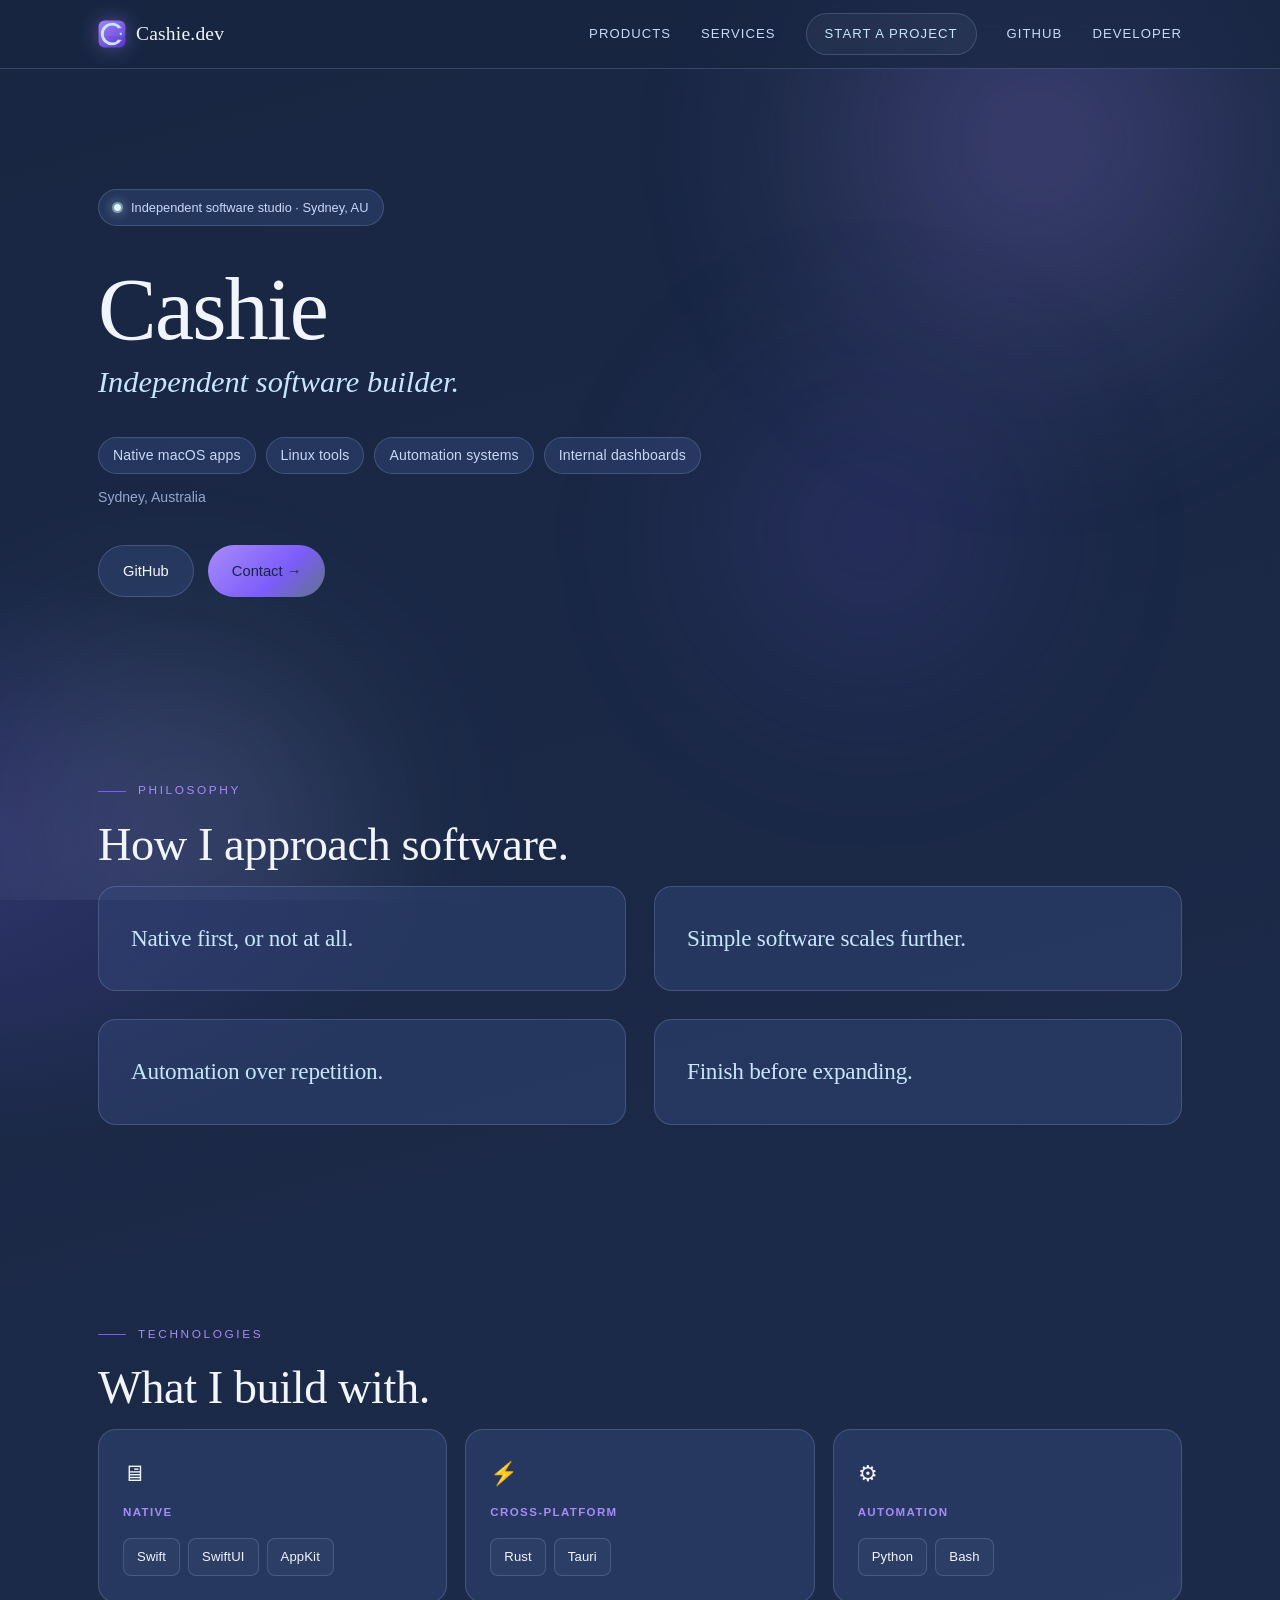
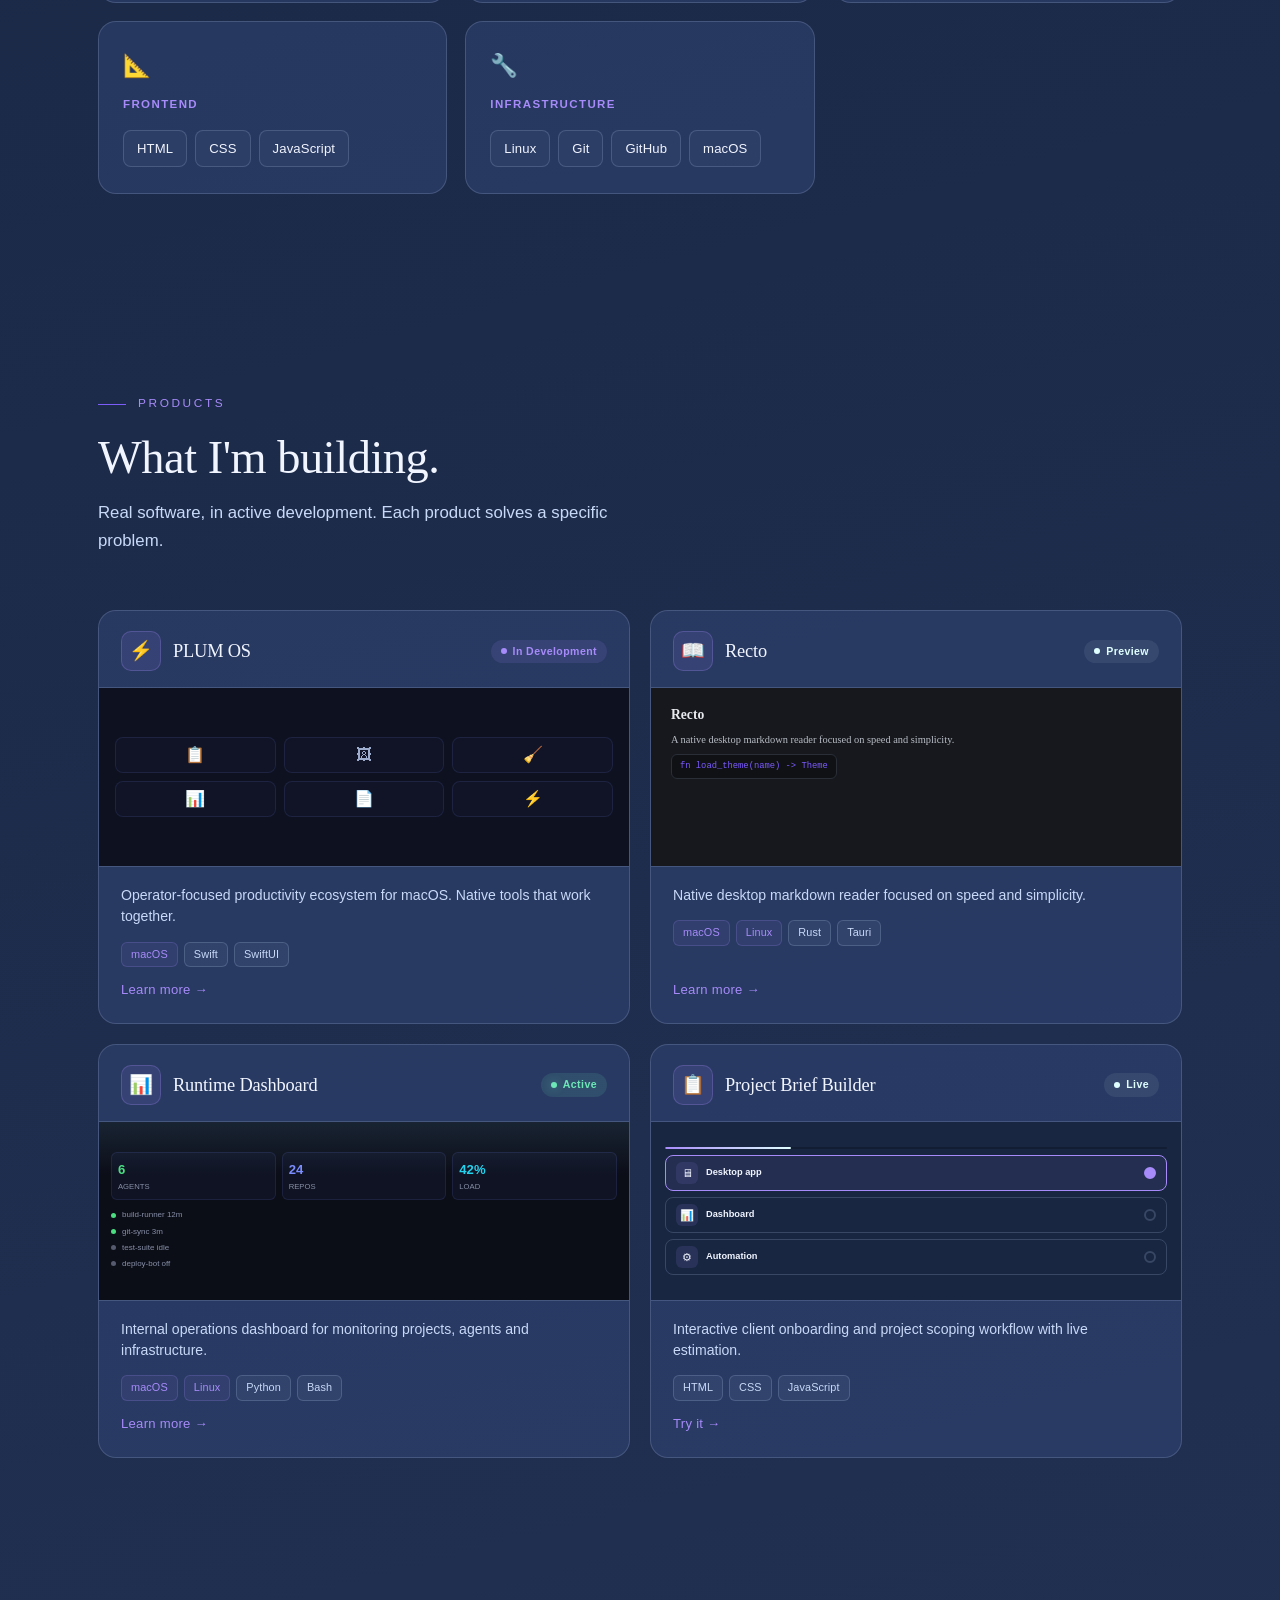
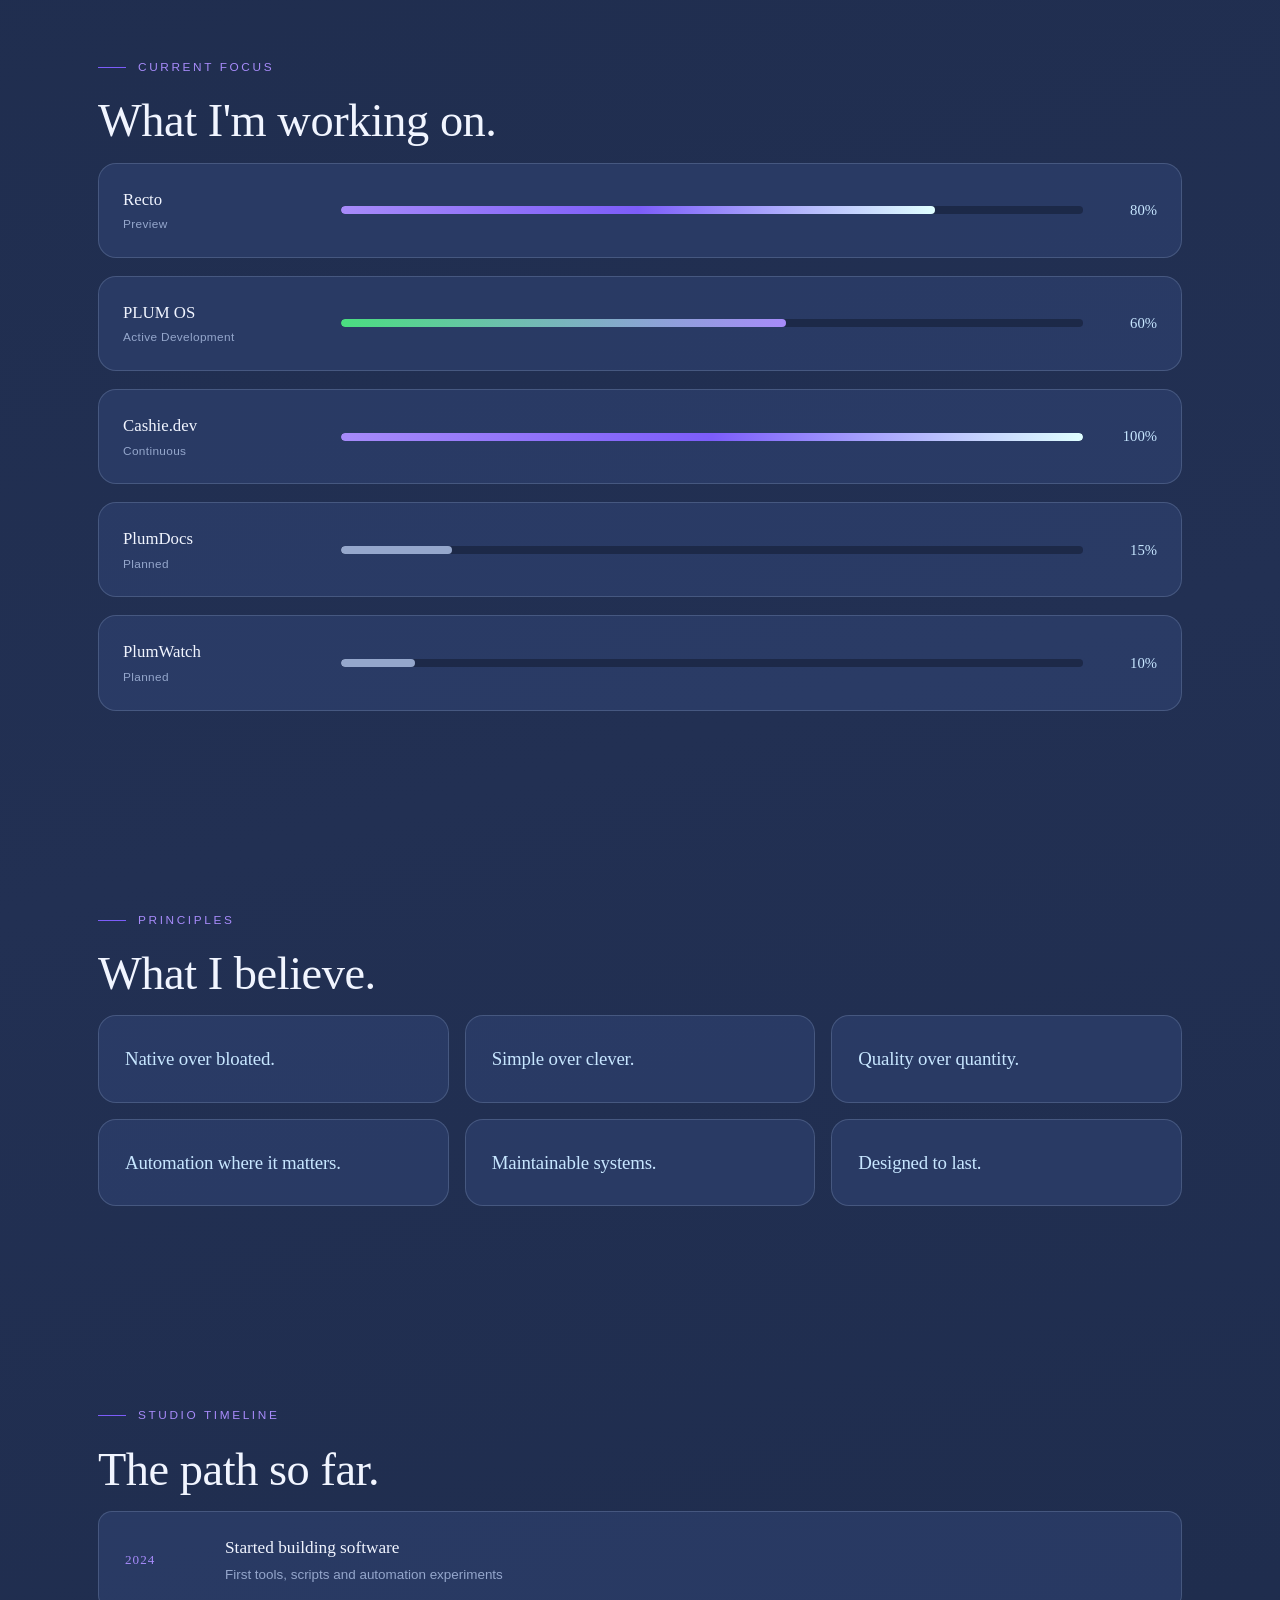
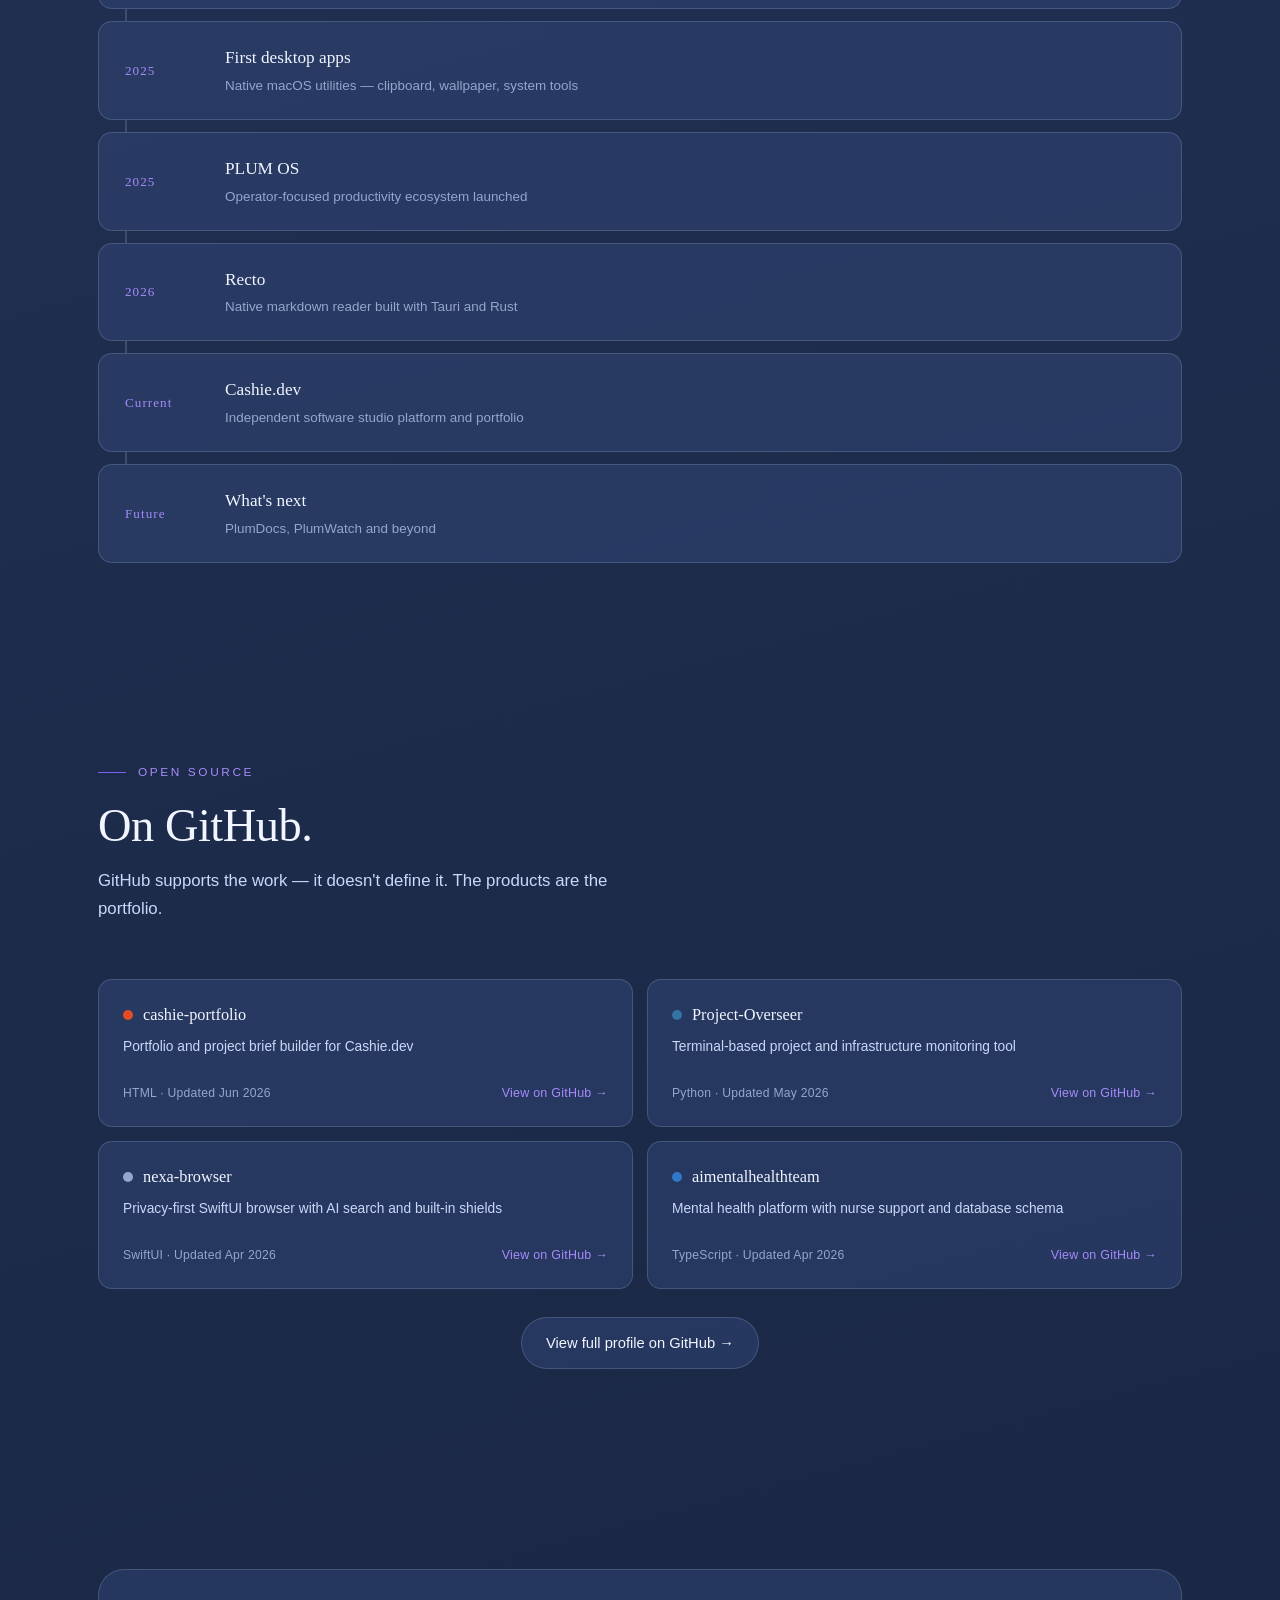
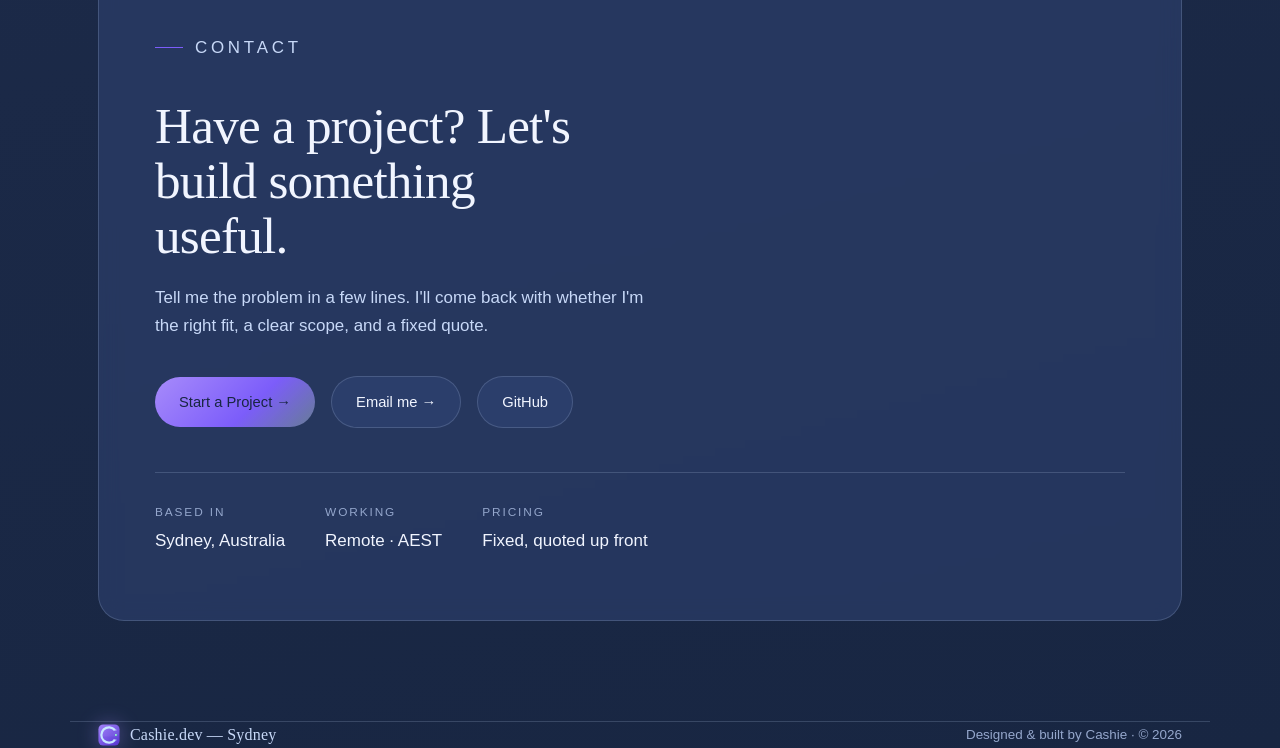
<file: about.html>
<!DOCTYPE html>
<html lang="en">
<head>
<meta charset="UTF-8">
<meta name="viewport" content="width=device-width, initial-scale=1.0">
<title>Developer — Cashie.dev</title>
<meta name="description" content="Cashie.dev is an independent software studio building native macOS apps, Linux tools, automation systems and internal dashboards. Based in Sydney, Australia.">
<link rel="canonical" href="https://cashie1597.github.io/cashie-portfolio/about.html">
<meta name="theme-color" content="#182642">
<meta property="og:title" content="Developer — Cashie.dev">
<meta property="og:description" content="Independent software builder making native macOS apps, Linux tools, automation systems and internal dashboards. Based in Sydney.">
<meta property="og:type" content="website">
<meta property="og:url" content="https://cashie1597.github.io/cashie-portfolio/about.html">
<meta property="og:image" content="https://cashie1597.github.io/cashie-portfolio/assets/og.png">
<meta name="twitter:card" content="summary_large_image">
<meta name="twitter:title" content="Developer — Cashie.dev">
<meta name="twitter:description" content="Independent software builder making native macOS apps, Linux tools, automation systems and internal dashboards. Based in Sydney.">
<meta name="twitter:image" content="https://cashie1597.github.io/cashie-portfolio/assets/og.png">
<link rel="icon" href="assets/logo-mark.svg" type="image/svg+xml">
<style>
  :root {
    --bg:          #182642;
    --bg-soft:     #223053;
    --panel:       rgba(50, 70, 120, 0.50);
    --panel-line:  rgba(200, 220, 255, 0.18);
    --ink:         #f1f5ff;
    --ink-soft:    #c8d9f8;
    --ink-mute:    #95a7cc;
    --plum:        #a78bfa;
    --plum-deep:   #7c5dfa;
    --cyan:        #e0ffff;
    --cream:       #c7e6ff;
    --radius:      18px;
    --maxw:        1140px;
    --serif:       "Iowan Old Style", "Palatino Linotype", Palatino, "Book Antiqua", Georgia, serif;
    --sans:        ui-sans-serif, -apple-system, BlinkMacSystemFont, "Segoe UI", Helvetica, Arial, sans-serif;
  }

  * { box-sizing: border-box; margin: 0; padding: 0; }
  html { scroll-behavior: smooth; }
  body {
    background:
      radial-gradient(1200px 600px at 78% -8%, rgba(167,139,250,0.28), transparent 60%),
      radial-gradient(900px 520px at -5% 12%, rgba(124,93,250,0.22), transparent 55%),
      radial-gradient(1100px 560px at 110% 105%, rgba(224,255,255,0.18), transparent 55%),
      linear-gradient(165deg, var(--bg) 0%, var(--bg-soft) 55%, var(--bg) 100%);
    color: var(--ink);
    font-family: var(--sans);
    font-size: 17px;
    line-height: 1.65;
    -webkit-font-smoothing: antialiased;
    text-rendering: optimizeLegibility;
    min-height: 100vh;
  }
  ::selection { background: linear-gradient(135deg, rgba(167,139,250,0.38), rgba(224,255,255,0.30)); color: #fff; }
  a { color: inherit; text-decoration: none; }
  .wrap { max-width: var(--maxw); margin: 0 auto; padding: 0 28px; }
  section { padding: 100px 0; }
  .eyebrow {
    font-size: 0.74rem; letter-spacing: 0.22em; text-transform: uppercase;
    color: var(--plum); margin: 0 0 18px;
    display: flex; align-items: center; gap: 12px;
  }
  .eyebrow::before { content: ""; width: 28px; height: 1px; background: var(--plum-deep); }
  h2.section-title {
    font-family: var(--serif); font-weight: 500;
    font-size: clamp(1.9rem, 4vw, 2.9rem);
    line-height: 1.1; margin: 0 0 16px; letter-spacing: -0.01em;
  }
  .section-lede { color: var(--ink-soft); max-width: 56ch; margin: 0 0 56px; font-size: 1.05rem; }

  .btn {
    display: inline-flex; align-items: center; gap: 8px;
    padding: 13px 24px; border-radius: 999px;
    font-size: 0.92rem; font-weight: 500;
    transition: transform .18s ease, border-color .2s ease, box-shadow .25s ease;
  }
  .btn-primary {
    background: linear-gradient(135deg, var(--plum) 0%, var(--plum-deep) 60%, rgba(224,255,255,0.35) 100%);
    color: #182642;
  }
  .btn-primary:hover { transform: translateY(-2px); box-shadow: 0 6px 24px rgba(167,139,250,0.30); }
  .btn-ghost {
    border: 1px solid var(--panel-line); color: var(--ink);
    background: var(--panel);
  }
  .btn-ghost:hover { border-color: var(--plum); }

  /* ---------- Nav ---------- */
  header.nav {
    position: sticky; top: 0; z-index: 50;
    backdrop-filter: blur(14px); -webkit-backdrop-filter: blur(14px);
    background: rgba(24,38,66,0.72);
    border-bottom: 1px solid var(--panel-line);
  }
  .nav-inner { display: flex; align-items: center; justify-content: space-between; height: 68px; }
  .brand { font-family: var(--serif); font-size: 1.22rem; letter-spacing: 0.2px; display: inline-flex; align-items: center; gap: 10px; }
  .brand-mark {
    width: 28px; height: 28px; flex-shrink: 0; display: block;
    filter: drop-shadow(0 0 10px rgba(167, 139, 250, 0.42));
    transition: transform 0.22s var(--ease), filter 0.22s var(--ease);
  }
  .brand:hover .brand-mark { transform: scale(1.05); filter: drop-shadow(0 0 16px rgba(167, 139, 250, 0.62)); }
  .brand-mark.sm { width: 22px; height: 22px; }
  .nav-links { display: flex; gap: 30px; align-items: center; }
  .nav-links a { font-size: 0.82rem; letter-spacing: 0.08em; text-transform: uppercase; color: var(--ink-soft); transition: color .2s ease; }
  .nav-links a:hover { color: var(--ink); }
  .nav-cta { border: 1px solid var(--panel-line); padding: 9px 18px; border-radius: 999px; background: rgba(199,230,255,0.05); color: var(--cream) !important; }
  .nav-cta:hover { border-color: var(--plum); }
  @media (max-width: 760px) { .nav-links a:not(.nav-cta) { display: none; } }

  /* ---------- Dev hero ---------- */
  .dev-hero { padding: 120px 0 84px; }
  .dev-hero .hero-tag {
    display: inline-flex; align-items: center; gap: 10px;
    font-size: 0.8rem; color: var(--ink-soft);
    border: 1px solid var(--panel-line); border-radius: 999px;
    padding: 7px 15px; margin-bottom: 40px; background: var(--panel);
  }
  .dev-hero .hero-tag .pip { width: 7px; height: 7px; border-radius: 50%; background: var(--cyan); box-shadow: 0 0 12px var(--cyan); }
  .dev-hero h1 {
    font-family: var(--serif); font-weight: 500;
    font-size: clamp(3rem, 8vw, 5.5rem);
    line-height: 1.0; margin: 0 0 10px; letter-spacing: -0.02em;
  }
  .dev-hero .dev-role {
    font-family: var(--serif); font-style: italic;
    font-size: clamp(1.3rem, 3vw, 1.9rem);
    color: var(--cream); margin: 0 0 36px; line-height: 1.2;
  }
  .dev-hero .dev-tags { display: flex; flex-wrap: wrap; gap: 10px; margin-bottom: 12px; }
  .dev-hero .dev-tag {
    font-size: 0.88rem; color: var(--ink-soft);
    border: 1px solid var(--panel-line); border-radius: 999px;
    padding: 6px 14px; background: var(--panel); letter-spacing: 0.01em;
  }
  .dev-hero .dev-location { font-size: 0.88rem; color: var(--ink-mute); margin-bottom: 36px; }
  .dev-hero-actions { display: flex; flex-wrap: wrap; gap: 14px; }

  /* ---------- Philosophy pull quotes ---------- */
  .pull-quotes {
    display: grid; grid-template-columns: repeat(2, 1fr); gap: 28px;
  }
  @media (max-width: 680px) { .pull-quotes { grid-template-columns: 1fr; } }
  .pull-quote {
    background: var(--panel); border: 1px solid var(--panel-line);
    border-radius: var(--radius); padding: 36px 32px;
    position: relative; overflow: hidden;
    transition: border-color .30s ease, transform .30s ease;
  }
  .pull-quote:hover { border-color: rgba(167,139,250,0.35); transform: translateY(-3px); }
  .pull-quote::before {
    content: ""; position: absolute; top: 0; left: 0; right: 0; height: 1px;
    background: linear-gradient(90deg, transparent, rgba(167,139,250,0.4), transparent);
    opacity: 0; transition: opacity .30s ease;
  }
  .pull-quote:hover::before { opacity: 1; }
  .pull-quote p {
    font-family: var(--serif); font-size: 1.45rem; color: var(--cream);
    line-height: 1.35; font-weight: 500; letter-spacing: -0.01em;
  }

  /* ---------- Technology cards ---------- */
  .tech-groups {
    display: grid; grid-template-columns: repeat(3, 1fr); gap: 18px;
  }
  @media (max-width: 880px) { .tech-groups { grid-template-columns: repeat(2, 1fr); } }
  @media (max-width: 560px) { .tech-groups { grid-template-columns: 1fr; } }
  .tech-group {
    background: var(--panel); border: 1px solid var(--panel-line);
    border-radius: var(--radius); padding: 26px 24px;
    transition: border-color .30s ease, transform .30s ease;
    position: relative; overflow: hidden;
  }
  .tech-group:hover { border-color: rgba(167,139,250,0.30); transform: translateY(-2px); }
  .tech-group::after {
    content: ""; position: absolute; bottom: 0; left: 0; right: 0; height: 1px;
    background: linear-gradient(90deg, var(--plum-deep), transparent);
    opacity: 0; transition: opacity .30s ease;
  }
  .tech-group:hover::after { opacity: 0.5; }
  .tech-group .tg-icon { font-size: 1.4rem; margin-bottom: 10px; }
  .tech-group .tg-label {
    font-size: 0.72rem; letter-spacing: 0.12em; text-transform: uppercase;
    color: var(--plum); margin-bottom: 16px; font-weight: 600;
  }
  .tech-group .tg-chips { display: flex; flex-wrap: wrap; gap: 8px; }
  .tech-chip {
    font-size: 0.82rem; color: var(--ink);
    border: 1px solid var(--panel-line); border-radius: 8px;
    padding: 7px 13px; background: rgba(199,230,255,0.04);
    font-weight: 500; letter-spacing: 0.01em;
  }

  /* ---------- Product cards (App Store style) ---------- */
  .dev-products-grid {
    display: grid; grid-template-columns: 1fr 1fr; gap: 20px;
  }
  @media (max-width: 760px) { .dev-products-grid { grid-template-columns: 1fr; } }
  .dev-product-card {
    background: var(--panel); border: 1px solid var(--panel-line);
    border-radius: var(--radius); overflow: hidden;
    transition: border-color .30s ease, transform .30s ease, box-shadow .30s ease;
    display: flex; flex-direction: column;
  }
  .dev-product-card:hover {
    border-color: rgba(167,139,250,0.40);
    transform: translateY(-4px);
    box-shadow: 0 20px 50px rgba(0,0,0,0.30);
  }
  .dev-product-card .dp-header {
    display: flex; align-items: center; gap: 12px;
    padding: 20px 22px 16px;
  }
  .dev-product-card .dp-icon {
    width: 40px; height: 40px; border-radius: 10px;
    background: rgba(167,139,250,0.12); border: 1px solid rgba(167,139,250,0.25);
    display: flex; align-items: center; justify-content: center;
    font-size: 1.2rem; flex-shrink: 0;
  }
  .dev-product-card h3 {
    font-family: var(--serif); font-weight: 500; font-size: 1.15rem;
    margin: 0; letter-spacing: -0.01em;
  }
  .dev-product-card .dp-status {
    margin-left: auto; font-size: 0.66rem; font-weight: 600;
    padding: 3px 10px; border-radius: 999px; letter-spacing: 0.04em;
    display: inline-flex; align-items: center; gap: 6px; white-space: nowrap;
  }
  .dev-product-card .dp-status::before { content: ""; width: 6px; height: 6px; border-radius: 50%; }
  .dp-status.active { background: rgba(110,231,183,0.12); color: #6ee7b7; }
  .dp-status.active::before { background: #6ee7b7; box-shadow: 0 0 8px rgba(110,231,183,0.4); }
  .dp-status.dev { background: rgba(167,139,250,0.12); color: var(--plum); }
  .dp-status.dev::before { background: var(--plum); }
  .dp-status.live { background: rgba(224,255,255,0.08); color: var(--cyan); }
  .dp-status.live::before { background: var(--cyan); }
  .dev-product-card .dp-screenshot {
    height: 180px; overflow: hidden; position: relative;
    border-top: 1px solid var(--panel-line); border-bottom: 1px solid var(--panel-line);
  }
  .dev-product-card:hover .dp-screenshot { }

  /* Faux screenshot mini styles */
  .mini-faux { width: 100%; height: 100%; display: flex; align-items: center; justify-content: center; font-size: 0.72rem; }
  .mini-plum {
    background: #0e1120; color: #9dabcc;
    flex-direction: column; gap: 8px; padding: 16px;
  }
  .mini-plum .mp-grid { display: grid; grid-template-columns: repeat(3,1fr); gap: 8px; width: 100%; }
  .mini-plum .mp-tile {
    background: rgba(18,22,40,0.8); border: 1px solid rgba(120,140,255,0.12); border-radius: 8px;
    height: 36px; display: flex; align-items: center; justify-content: center; font-size: 1.0rem;
  }
  .mini-recto {
    background: #16181d; padding: 16px 20px; align-items: flex-start; justify-content: flex-start; gap: 0;
  }
  .mini-recto .mr-text { font-family: "Charter",Georgia,serif; color: #b8bcc4; font-size: 0.65rem; line-height: 1.7; text-align: left; }
  .mini-recto .mr-title { font-family: "Charter",Georgia,serif; color: #e7e9ee; font-size: 0.85rem; font-weight: 600; margin-bottom: 4px; }
  .mini-recto .mr-code { background: #0f1115; border: 1px solid #2a2e37; border-radius: 6px; padding: 4px 8px; margin-top: 6px; font-family: monospace; font-size: 0.55rem; color: #7c5cff; }
  .mini-runtime {
    background: #0b0d17; flex-direction: column; gap: 6px; padding: 12px;
  }
  .mini-runtime .mr-stats { display: grid; grid-template-columns: repeat(3,1fr); gap: 6px; width: 100%; }
  .mini-runtime .mr-stat { background: rgba(18,22,40,0.75); border: 1px solid rgba(120,140,255,0.12); border-radius: 6px; padding: 6px; }
  .mini-runtime .mr-stat .mr-v { font-size: 0.82rem; font-weight: 700; color: #4ade80; }
  .mini-runtime .mr-stat:nth-child(2) .mr-v { color: #7b8cff; }
  .mini-runtime .mr-stat:nth-child(3) .mr-v { color: #22d3ee; }
  .mini-runtime .mr-stat .mr-l { font-size: 0.48rem; color: #8890a8; text-transform: uppercase; }
  .mini-runtime .mr-bars { display: flex; flex-direction: column; gap: 3px; width: 100%; margin-top: 2px; }
  .mini-runtime .mr-bar { display: flex; align-items: center; gap: 6px; }
  .mini-runtime .mr-dot { width: 5px; height: 5px; border-radius: 50%; background: #4ade80; flex-shrink: 0; }
  .mini-runtime .mr-dot.gray { background: #555a6e; }
  .mini-runtime .mr-bar span { font-size: 0.5rem; color: #8890a8; }
  .mini-brief {
    background: #182642; flex-direction: column; gap: 6px; padding: 14px; align-items: stretch;
  }
  .mini-brief .mb-bar { height: 2px; background: rgba(11,16,32,0.4); border-radius: 2px; overflow: hidden; }
  .mini-brief .mb-bar-fill { height: 100%; width: 25%; background: linear-gradient(90deg,var(--plum),var(--cyan)); border-radius: 2px; }
  .mini-brief .mb-option { border: 1.5px solid rgba(200,220,255,0.18); border-radius: 8px; padding: 6px 10px; display: flex; align-items: center; gap: 8px; }
  .mini-brief .mb-option.sel { border-color: var(--plum); background: rgba(167,139,250,0.08); }
  .mini-brief .mb-icon { width: 22px; height: 22px; border-radius: 6px; background: rgba(167,139,250,0.12); display: flex; align-items: center; justify-content: center; font-size: 0.7rem; }
  .mini-brief .mb-label { font-size: 0.58rem; color: var(--ink); font-weight: 600; }
  .mini-brief .mb-check { margin-left: auto; width: 12px; height: 12px; border-radius: 50%; border: 2px solid rgba(200,220,255,0.18); }
  .mini-brief .mb-option.sel .mb-check { border-color: var(--plum); background: var(--plum); }

  .dev-product-card .dp-body { padding: 18px 22px 22px; flex: 1; display: flex; flex-direction: column; }
  .dev-product-card .dp-body p { color: var(--ink-soft); font-size: 0.88rem; margin: 0 0 14px; line-height: 1.5; }
  .dev-product-card .dp-badges { display: flex; flex-wrap: wrap; gap: 6px; margin-bottom: 12px; }
  .dev-product-card .dp-link { font-size: 0.82rem; color: var(--plum); letter-spacing: 0.02em; margin-top: auto; }
  .dp-badge {
    font-size: 0.68rem; padding: 3px 9px; border-radius: 6px;
    background: rgba(199,230,255,0.06); border: 1px solid var(--panel-line);
    color: var(--ink-soft); font-weight: 500; letter-spacing: 0.01em;
  }
  .dp-badge.plum { background: rgba(167,139,250,0.08); border-color: rgba(167,139,250,0.20); color: var(--plum); }

  /* ---------- Current focus (progress bars) ---------- */
  .focus-cards { display: flex; flex-direction: column; gap: 18px; }
  .focus-card {
    background: var(--panel); border: 1px solid var(--panel-line);
    border-radius: var(--radius); padding: 22px 24px;
    display: flex; align-items: center; gap: 18px;
    transition: border-color .25s ease;
  }
  .focus-card:hover { border-color: rgba(167,139,250,0.25); }
  .focus-card .fc-info { flex-shrink: 0; min-width: 200px; }
  .focus-card .fc-name { font-family: var(--serif); font-size: 1.05rem; font-weight: 500; color: var(--ink); margin-bottom: 2px; }
  .focus-card .fc-status { font-size: 0.74rem; color: var(--ink-mute); letter-spacing: 0.03em; }
  .focus-card .fc-bar-wrap { flex: 1; }
  .focus-card .fc-bar-track {
    height: 8px; background: rgba(11,16,32,0.4); border-radius: 999px; overflow: hidden;
  }
  .focus-card .fc-bar-fill {
    height: 100%; border-radius: 999px;
    background: linear-gradient(90deg, var(--plum), var(--plum-deep), var(--cyan));
    width: 0; transition: width 1.2s cubic-bezier(0.4,0,0.2,1);
  }
  .focus-card .fc-bar-fill.green { background: linear-gradient(90deg, #4ade80, var(--plum)); }
  .focus-card .fc-bar-fill.muted { background: linear-gradient(90deg, var(--ink-mute), var(--ink-mute)); }
  .focus-card .fc-pct { font-family: var(--serif); font-size: 0.92rem; color: var(--cream); margin-left: 16px; min-width: 40px; text-align: right; }
  @media (max-width: 560px) {
    .focus-card { flex-direction: column; align-items: stretch; gap: 10px; }
    .focus-card .fc-info { min-width: auto; }
    .focus-card .fc-pct { margin-left: 0; text-align: left; }
  }

  /* ---------- Principles ---------- */
  .principles-grid {
    display: grid; grid-template-columns: repeat(3, 1fr); gap: 16px;
  }
  @media (max-width: 760px) { .principles-grid { grid-template-columns: repeat(2, 1fr); } }
  @media (max-width: 480px) { .principles-grid { grid-template-columns: 1fr; } }
  .principle {
    background: var(--panel); border: 1px solid var(--panel-line);
    border-radius: var(--radius); padding: 30px 26px;
    transition: border-color .30s ease, transform .30s ease;
    position: relative; overflow: hidden;
  }
  .principle:hover { border-color: rgba(167,139,250,0.30); transform: translateY(-2px); }
  .principle::before {
    content: ""; position: absolute; top: 0; left: 0; right: 0; height: 1px;
    background: linear-gradient(90deg, transparent, rgba(167,139,250,0.35), transparent);
    opacity: 0; transition: opacity .30s ease;
  }
  .principle:hover::before { opacity: 1; }
  .principle p {
    font-family: var(--serif); font-size: 1.18rem; color: var(--cream);
    margin: 0; line-height: 1.35; font-weight: 500; letter-spacing: -0.01em;
  }

  /* ---------- Studio timeline (milestone cards) ---------- */
  .milestone-cards { display: flex; flex-direction: column; gap: 12px; }
  .milestone-card {
    background: var(--panel); border: 1px solid var(--panel-line);
    border-radius: 14px; padding: 22px 26px;
    display: flex; align-items: center; gap: 20px;
    transition: border-color .25s ease, transform .25s ease;
    position: relative;
  }
  .milestone-card:hover { border-color: rgba(167,139,250,0.25); transform: translateX(4px); }
  .milestone-card .mc-year {
    font-family: var(--serif); font-size: 0.82rem; color: var(--plum);
    letter-spacing: 0.08em; min-width: 80px; flex-shrink: 0;
  }
  .milestone-card .mc-content { flex: 1; }
  .milestone-card .mc-title {
    font-family: var(--serif); font-size: 1.08rem; color: var(--ink);
    font-weight: 500; margin-bottom: 2px;
  }
  .milestone-card .mc-desc { font-size: 0.84rem; color: var(--ink-mute); }
  .milestone-card:not(:last-child)::after {
    content: ""; position: absolute; bottom: -13px; left: 26px;
    width: 2px; height: 12px; background: var(--panel-line);
  }

  /* ---------- Open source repo cards ---------- */
  .oss-repos { display: grid; grid-template-columns: repeat(2, 1fr); gap: 14px; margin-bottom: 28px; }
  @media (max-width: 680px) { .oss-repos { grid-template-columns: 1fr; } }
  .oss-repo-card {
    background: var(--panel); border: 1px solid var(--panel-line);
    border-radius: 14px; padding: 22px 24px;
    transition: border-color .25s ease, transform .25s ease;
  }
  .oss-repo-card:hover { border-color: rgba(167,139,250,0.30); transform: translateY(-2px); }
  .oss-repo-card .or-header { display: flex; align-items: center; gap: 10px; margin-bottom: 8px; }
  .oss-repo-card .or-lang-dot {
    width: 10px; height: 10px; border-radius: 50%; flex-shrink: 0;
  }
  .oss-repo-card .or-lang-dot.html { background: #e34c26; }
  .oss-repo-card .or-lang-dot.python { background: #3572A5; }
  .oss-repo-card .or-lang-dot.typescript { background: #3178c6; }
  .oss-repo-card .or-lang-dot.none { background: var(--ink-mute); }
  .oss-repo-card .or-name {
    font-family: var(--serif); font-size: 1.02rem; font-weight: 500;
    color: var(--ink);
  }
  .oss-repo-card .or-desc {
    font-size: 0.86rem; color: var(--ink-soft); margin-bottom: 12px; line-height: 1.5;
    min-height: 2.5em;
  }
  .oss-repo-card .or-footer {
    display: flex; align-items: center; justify-content: space-between; gap: 12px;
  }
  .oss-repo-card .or-meta { font-size: 0.76rem; color: var(--ink-mute); letter-spacing: 0.02em; }
  .oss-repo-card .or-link { font-size: 0.78rem; color: var(--plum); letter-spacing: 0.02em; }

  /* ---------- Contact ---------- */
  .contact-card {
    background: var(--panel); border: 1px solid var(--panel-line);
    border-radius: 26px; padding: 64px 56px;
    backdrop-filter: blur(10px); -webkit-backdrop-filter: blur(10px);
    position: relative; overflow: hidden;
  }
  .contact-card .glow {
    position: absolute; inset: auto -10% -50% 40%; height: 300px;
    background: radial-gradient(circle at 40% 40%, rgba(167,139,250,0.24), transparent 60%),
                radial-gradient(circle at 80% 90%, rgba(224,255,255,0.16), transparent 55%);
  }
  .contact-card h2 {
    font-family: var(--serif); font-weight: 500;
    font-size: clamp(2rem, 5vw, 3.2rem); line-height: 1.08;
    margin: 0 0 20px; letter-spacing: -0.015em; max-width: 18ch;
  }
  .contact-card p { color: var(--ink-soft); max-width: 52ch; margin: 0 0 36px; font-size: 1.06rem; }
  .contact-row { display: flex; flex-wrap: wrap; gap: 16px; align-items: center; }
  .contact-meta {
    margin-top: 44px; padding-top: 30px; border-top: 1px solid var(--panel-line);
    display: flex; flex-wrap: wrap; gap: 40px;
  }
  .contact-meta div span { display: block; }
  .contact-meta .k { font-size: 0.74rem; letter-spacing: 0.16em; text-transform: uppercase; color: var(--ink-mute); margin-bottom: 5px; }
  .contact-meta .v { color: var(--ink); }
  @media (max-width: 560px) { .contact-card { padding: 44px 26px; } }

  /* ---------- Footer ---------- */
  footer {
    padding: 44px 0; border-top: 1px solid var(--panel-line);
    display: flex; flex-wrap: wrap; gap: 14px; justify-content: space-between; align-items: center;
    color: var(--ink-mute); font-size: 0.84rem;
  }
  footer .brand { font-size: 1rem; color: var(--ink-soft); }


  /* ---------- Reveal + motion ---------- */
  .reveal { opacity: 0; transform: translateY(18px); transition: opacity .7s ease, transform .7s ease; }
  .reveal.in { opacity: 1; transform: none; }
  @media (prefers-reduced-motion: reduce) {
    .reveal { opacity: 1; transform: none; transition: none; }
    html { scroll-behavior: auto; }
  }
</style>
<link rel="stylesheet" href="assets/motion.css?v=3">
</head>
<body>

<header class="nav">
  <div class="wrap nav-inner">
    <a class="brand" href="index.html"><img src="assets/logo-mark.svg" alt="" class="brand-mark" width="28" height="28"> Cashie.dev</a>
    <nav class="nav-links">
      <a href="products.html">Products</a>
      <a href="index.html#services">Services</a>
      <a class="nav-cta" href="apply.html">Start a Project</a>
      <a href="https://github.com/Cashie1597" target="_blank" rel="noopener">GitHub</a>
      <a href="about.html">Developer</a>
    </nav>
  </div>
</header>

<main id="top">

  <!-- HERO -->
  <section class="dev-hero">
    <div class="wrap">
      <div class="hero-tag reveal"><span class="pip"></span> Independent software studio · Sydney, AU</div>
      <h1 class="reveal">Cashie</h1>
      <p class="dev-role reveal">Independent software builder.</p>
      <div class="dev-tags reveal">
        <span class="dev-tag">Native macOS apps</span>
        <span class="dev-tag">Linux tools</span>
        <span class="dev-tag">Automation systems</span>
        <span class="dev-tag">Internal dashboards</span>
      </div>
      <p class="dev-location reveal">Sydney, Australia</p>
      <div class="dev-hero-actions reveal">
        <a class="btn btn-ghost" href="https://github.com/Cashie1597" target="_blank" rel="noopener">GitHub</a>
        <a class="btn btn-primary" href="index.html#start">Contact →</a>
      </div>
    </div>
  </section>

  <!-- PHILOSOPHY -->
  <section id="philosophy">
    <div class="wrap">
      <p class="eyebrow reveal">Philosophy</p>
      <h2 class="section-title reveal">How I approach software.</h2>

      <div class="pull-quotes">
        <div class="pull-quote reveal"><p>Native first, or not at all.</p></div>
        <div class="pull-quote reveal"><p>Simple software scales further.</p></div>
        <div class="pull-quote reveal"><p>Automation over repetition.</p></div>
        <div class="pull-quote reveal"><p>Finish before expanding.</p></div>
      </div>
    </div>
  </section>

  <!-- TECHNOLOGIES -->
  <section id="technologies">
    <div class="wrap">
      <p class="eyebrow reveal">Technologies</p>
      <h2 class="section-title reveal">What I build with.</h2>

      <div class="tech-groups">
        <div class="tech-group reveal">
          <div class="tg-icon">🖥</div>
          <div class="tg-label">Native</div>
          <div class="tg-chips">
            <span class="tech-chip">Swift</span>
            <span class="tech-chip">SwiftUI</span>
            <span class="tech-chip">AppKit</span>
          </div>
        </div>
        <div class="tech-group reveal">
          <div class="tg-icon">⚡</div>
          <div class="tg-label">Cross-platform</div>
          <div class="tg-chips">
            <span class="tech-chip">Rust</span>
            <span class="tech-chip">Tauri</span>
          </div>
        </div>
        <div class="tech-group reveal">
          <div class="tg-icon">⚙</div>
          <div class="tg-label">Automation</div>
          <div class="tg-chips">
            <span class="tech-chip">Python</span>
            <span class="tech-chip">Bash</span>
          </div>
        </div>
        <div class="tech-group reveal">
          <div class="tg-icon">📐</div>
          <div class="tg-label">Frontend</div>
          <div class="tg-chips">
            <span class="tech-chip">HTML</span>
            <span class="tech-chip">CSS</span>
            <span class="tech-chip">JavaScript</span>
          </div>
        </div>
        <div class="tech-group reveal">
          <div class="tg-icon">🔧</div>
          <div class="tg-label">Infrastructure</div>
          <div class="tg-chips">
            <span class="tech-chip">Linux</span>
            <span class="tech-chip">Git</span>
            <span class="tech-chip">GitHub</span>
            <span class="tech-chip">macOS</span>
          </div>
        </div>
      </div>
    </div>
  </section>

  <!-- PRODUCTS -->
  <section id="products">
    <div class="wrap">
      <p class="eyebrow reveal">Products</p>
      <h2 class="section-title reveal">What I'm building.</h2>
      <p class="section-lede reveal">Real software, in active development. Each product solves a specific problem.</p>

      <div class="dev-products-grid">

        <!-- PLUM OS -->
        <a class="dev-product-card reveal" href="products.html#plum-os">
          <div class="dp-header">
            <div class="dp-icon">⚡</div>
            <h3>PLUM OS</h3>
            <span class="dp-status dev">In Development</span>
          </div>
          <div class="dp-screenshot">
            <div class="mini-faux mini-plum">
              <div class="mp-grid">
                <div class="mp-tile">📋</div>
                <div class="mp-tile">🖼</div>
                <div class="mp-tile">🧹</div>
                <div class="mp-tile">📊</div>
                <div class="mp-tile">📄</div>
                <div class="mp-tile">⚡</div>
              </div>
            </div>
          </div>
          <div class="dp-body">
            <p>Operator-focused productivity ecosystem for macOS. Native tools that work together.</p>
            <div class="dp-badges">
              <span class="dp-badge plum">macOS</span>
              <span class="dp-badge">Swift</span>
              <span class="dp-badge">SwiftUI</span>
            </div>
            <span class="dp-link">Learn more →</span>
          </div>
        </a>

        <!-- Recto -->
        <a class="dev-product-card reveal" href="products.html#standalone">
          <div class="dp-header">
            <div class="dp-icon">📖</div>
            <h3>Recto</h3>
            <span class="dp-status live">Preview</span>
          </div>
          <div class="dp-screenshot">
            <div class="mini-faux mini-recto" style="flex-direction: column; align-items: flex-start;">
              <div class="mr-title">Recto</div>
              <div class="mr-text">A native desktop markdown reader focused on speed and simplicity.</div>
              <div class="mr-code">fn load_theme(name) -> Theme</div>
            </div>
          </div>
          <div class="dp-body">
            <p>Native desktop markdown reader focused on speed and simplicity.</p>
            <div class="dp-badges">
              <span class="dp-badge plum">macOS</span>
              <span class="dp-badge plum">Linux</span>
              <span class="dp-badge">Rust</span>
              <span class="dp-badge">Tauri</span>
            </div>
            <span class="dp-link">Learn more →</span>
          </div>
        </a>

        <!-- Runtime Dashboard -->
        <a class="dev-product-card reveal" href="products.html#standalone">
          <div class="dp-header">
            <div class="dp-icon">📊</div>
            <h3>Runtime Dashboard</h3>
            <span class="dp-status active">Active</span>
          </div>
          <div class="dp-screenshot">
            <div class="mini-faux mini-runtime">
              <div class="mr-stats">
                <div class="mr-stat"><div class="mr-v">6</div><div class="mr-l">Agents</div></div>
                <div class="mr-stat"><div class="mr-v">24</div><div class="mr-l">Repos</div></div>
                <div class="mr-stat"><div class="mr-v">42%</div><div class="mr-l">Load</div></div>
              </div>
              <div class="mr-bars">
                <div class="mr-bar"><span class="mr-dot"></span><span>build-runner 12m</span></div>
                <div class="mr-bar"><span class="mr-dot"></span><span>git-sync 3m</span></div>
                <div class="mr-bar"><span class="mr-dot gray"></span><span>test-suite idle</span></div>
                <div class="mr-bar"><span class="mr-dot gray"></span><span>deploy-bot off</span></div>
              </div>
            </div>
          </div>
          <div class="dp-body">
            <p>Internal operations dashboard for monitoring projects, agents and infrastructure.</p>
            <div class="dp-badges">
              <span class="dp-badge plum">macOS</span>
              <span class="dp-badge plum">Linux</span>
              <span class="dp-badge">Python</span>
              <span class="dp-badge">Bash</span>
            </div>
            <span class="dp-link">Learn more →</span>
          </div>
        </a>

        <!-- Project Brief Builder -->
        <a class="dev-product-card reveal" href="apply.html">
          <div class="dp-header">
            <div class="dp-icon">📋</div>
            <h3>Project Brief Builder</h3>
            <span class="dp-status live">Live</span>
          </div>
          <div class="dp-screenshot">
            <div class="mini-faux mini-brief">
              <div class="mb-bar"><div class="mb-bar-fill"></div></div>
              <div class="mb-option sel">
                <span class="mb-icon">🖥</span>
                <span class="mb-label">Desktop app</span>
                <span class="mb-check"></span>
              </div>
              <div class="mb-option">
                <span class="mb-icon">📊</span>
                <span class="mb-label">Dashboard</span>
                <span class="mb-check"></span>
              </div>
              <div class="mb-option">
                <span class="mb-icon">⚙</span>
                <span class="mb-label">Automation</span>
                <span class="mb-check"></span>
              </div>
            </div>
          </div>
          <div class="dp-body">
            <p>Interactive client onboarding and project scoping workflow with live estimation.</p>
            <div class="dp-badges">
              <span class="dp-badge">HTML</span>
              <span class="dp-badge">CSS</span>
              <span class="dp-badge">JavaScript</span>
            </div>
            <span class="dp-link">Try it →</span>
          </div>
        </a>

      </div>
    </div>
  </section>

  <!-- CURRENT FOCUS (progress bars) -->
  <section id="focus">
    <div class="wrap">
      <p class="eyebrow reveal">Current focus</p>
      <h2 class="section-title reveal">What I'm working on.</h2>

      <div class="focus-cards">
        <div class="focus-card reveal">
          <div class="fc-info">
            <div class="fc-name">Recto</div>
            <div class="fc-status">Preview</div>
          </div>
          <div class="fc-bar-wrap"><div class="fc-bar-track"><div class="fc-bar-fill" data-pct="80"></div></div></div>
          <div class="fc-pct">80%</div>
        </div>
        <div class="focus-card reveal">
          <div class="fc-info">
            <div class="fc-name">PLUM OS</div>
            <div class="fc-status">Active Development</div>
          </div>
          <div class="fc-bar-wrap"><div class="fc-bar-track"><div class="fc-bar-fill green" data-pct="60"></div></div></div>
          <div class="fc-pct">60%</div>
        </div>
        <div class="focus-card reveal">
          <div class="fc-info">
            <div class="fc-name">Cashie.dev</div>
            <div class="fc-status">Continuous</div>
          </div>
          <div class="fc-bar-wrap"><div class="fc-bar-track"><div class="fc-bar-fill" data-pct="100"></div></div></div>
          <div class="fc-pct">100%</div>
        </div>
        <div class="focus-card reveal">
          <div class="fc-info">
            <div class="fc-name">PlumDocs</div>
            <div class="fc-status">Planned</div>
          </div>
          <div class="fc-bar-wrap"><div class="fc-bar-track"><div class="fc-bar-fill muted" data-pct="15"></div></div></div>
          <div class="fc-pct">15%</div>
        </div>
        <div class="focus-card reveal">
          <div class="fc-info">
            <div class="fc-name">PlumWatch</div>
            <div class="fc-status">Planned</div>
          </div>
          <div class="fc-bar-wrap"><div class="fc-bar-track"><div class="fc-bar-fill muted" data-pct="10"></div></div></div>
          <div class="fc-pct">10%</div>
        </div>
      </div>
    </div>
  </section>

  <!-- PRINCIPLES -->
  <section id="principles">
    <div class="wrap">
      <p class="eyebrow reveal">Principles</p>
      <h2 class="section-title reveal">What I believe.</h2>

      <div class="principles-grid">
        <div class="principle reveal"><p>Native over bloated.</p></div>
        <div class="principle reveal"><p>Simple over clever.</p></div>
        <div class="principle reveal"><p>Quality over quantity.</p></div>
        <div class="principle reveal"><p>Automation where it matters.</p></div>
        <div class="principle reveal"><p>Maintainable systems.</p></div>
        <div class="principle reveal"><p>Designed to last.</p></div>
      </div>
    </div>
  </section>

  <!-- STUDIO TIMELINE (milestone cards) -->
  <section id="timeline">
    <div class="wrap">
      <p class="eyebrow reveal">Studio timeline</p>
      <h2 class="section-title reveal">The path so far.</h2>

      <div class="milestone-cards">
        <div class="milestone-card reveal">
          <div class="mc-year">2024</div>
          <div class="mc-content">
            <div class="mc-title">Started building software</div>
            <div class="mc-desc">First tools, scripts and automation experiments</div>
          </div>
        </div>
        <div class="milestone-card reveal">
          <div class="mc-year">2025</div>
          <div class="mc-content">
            <div class="mc-title">First desktop apps</div>
            <div class="mc-desc">Native macOS utilities — clipboard, wallpaper, system tools</div>
          </div>
        </div>
        <div class="milestone-card reveal">
          <div class="mc-year">2025</div>
          <div class="mc-content">
            <div class="mc-title">PLUM OS</div>
            <div class="mc-desc">Operator-focused productivity ecosystem launched</div>
          </div>
        </div>
        <div class="milestone-card reveal">
          <div class="mc-year">2026</div>
          <div class="mc-content">
            <div class="mc-title">Recto</div>
            <div class="mc-desc">Native markdown reader built with Tauri and Rust</div>
          </div>
        </div>
        <div class="milestone-card reveal">
          <div class="mc-year">Current</div>
          <div class="mc-content">
            <div class="mc-title">Cashie.dev</div>
            <div class="mc-desc">Independent software studio platform and portfolio</div>
          </div>
        </div>
        <div class="milestone-card reveal">
          <div class="mc-year">Future</div>
          <div class="mc-content">
            <div class="mc-title">What's next</div>
            <div class="mc-desc">PlumDocs, PlumWatch and beyond</div>
          </div>
        </div>
      </div>
    </div>
  </section>

  <!-- OPEN SOURCE (repo cards) -->
  <section id="opensource">
    <div class="wrap">
      <p class="eyebrow reveal">Open source</p>
      <h2 class="section-title reveal">On GitHub.</h2>
      <p class="section-lede reveal">GitHub supports the work — it doesn't define it. The products are the portfolio.</p>

      <div class="oss-repos">
        <a class="oss-repo-card reveal" href="https://github.com/Cashie1597/cashie-portfolio" target="_blank" rel="noopener">
          <div class="or-header">
            <span class="or-lang-dot html"></span>
            <span class="or-name">cashie-portfolio</span>
          </div>
          <div class="or-desc">Portfolio and project brief builder for Cashie.dev</div>
          <div class="or-footer">
            <span class="or-meta">HTML · Updated Jun 2026</span>
            <span class="or-link">View on GitHub →</span>
          </div>
        </a>
        <a class="oss-repo-card reveal" href="https://github.com/Cashie1597/Project-Overseer" target="_blank" rel="noopener">
          <div class="or-header">
            <span class="or-lang-dot python"></span>
            <span class="or-name">Project-Overseer</span>
          </div>
          <div class="or-desc">Terminal-based project and infrastructure monitoring tool</div>
          <div class="or-footer">
            <span class="or-meta">Python · Updated May 2026</span>
            <span class="or-link">View on GitHub →</span>
          </div>
        </a>
        <a class="oss-repo-card reveal" href="https://github.com/Cashie1597/nexa-browser" target="_blank" rel="noopener">
          <div class="or-header">
            <span class="or-lang-dot none"></span>
            <span class="or-name">nexa-browser</span>
          </div>
          <div class="or-desc">Privacy-first SwiftUI browser with AI search and built-in shields</div>
          <div class="or-footer">
            <span class="or-meta">SwiftUI · Updated Apr 2026</span>
            <span class="or-link">View on GitHub →</span>
          </div>
        </a>
        <a class="oss-repo-card reveal" href="https://github.com/Cashie1597/aimentalhealthteam" target="_blank" rel="noopener">
          <div class="or-header">
            <span class="or-lang-dot typescript"></span>
            <span class="or-name">aimentalhealthteam</span>
          </div>
          <div class="or-desc">Mental health platform with nurse support and database schema</div>
          <div class="or-footer">
            <span class="or-meta">TypeScript · Updated Apr 2026</span>
            <span class="or-link">View on GitHub →</span>
          </div>
        </a>
      </div>

      <div style="text-align:center;">
        <a class="btn btn-ghost" href="https://github.com/Cashie1597" target="_blank" rel="noopener">View full profile on GitHub →</a>
      </div>
    </div>
  </section>

  <!-- CONTACT -->
  <section id="start">
    <div class="wrap">
      <div class="contact-card reveal">
        <div class="glow"></div>
        <p class="eyebrow">Contact</p>
        <h2>Have a project? Let's build something useful.</h2>
        <p>Tell me the problem in a few lines. I'll come back with whether I'm the right fit, a clear scope, and a fixed quote.</p>
        <div class="contact-row">
          <a class="btn btn-primary" href="apply.html">Start a Project →</a>
          <a class="btn btn-ghost" href="mailto:lochieboo1208@gmail.com?subject=Project%20enquiry">Email me →</a>
          <a class="btn btn-ghost" href="https://github.com/Cashie1597" target="_blank" rel="noopener">GitHub</a>
        </div>
        <div class="contact-meta">
          <div><span class="k">Based in</span><span class="v">Sydney, Australia</span></div>
          <div><span class="k">Working</span><span class="v">Remote · AEST</span></div>
          <div><span class="k">Pricing</span><span class="v">Fixed, quoted up front</span></div>
        </div>
      </div>
    </div>
  </section>

</main>

<footer class="wrap">
  <span class="brand"><img src="assets/logo-mark.svg" alt="" class="brand-mark sm" width="22" height="22"> Cashie.dev — Sydney</span>
  <span>Designed &amp; built by Cashie · © 2026</span>
</footer>

<script>
  // Scroll reveal
  const io = new IntersectionObserver((entries) => {
    entries.forEach((e) => {
      if (e.isIntersecting) { e.target.classList.add('in'); io.unobserve(e.target); }
    });
  }, { threshold: 0.12, rootMargin: "0px 0px -40px 0px" });
  document.querySelectorAll('.reveal').forEach((el, i) => {
    el.style.transitionDelay = (Math.min(i % 6, 5) * 60) + 'ms';
    io.observe(el);
  });

  // Animate progress bars when visible
  const bars = document.querySelectorAll('.fc-bar-fill');
  const barObserver = new IntersectionObserver((entries) => {
    entries.forEach((e) => {
      if (e.isIntersecting) {
        const pct = e.target.getAttribute('data-pct');
        e.target.style.width = pct + '%';
        barObserver.unobserve(e.target);
      }
    });
  }, { threshold: 0.3 });
  bars.forEach((b) => barObserver.observe(b));
</script>

<script src="assets/motion.js?v=3"></script>
</body>
</html>
</file>
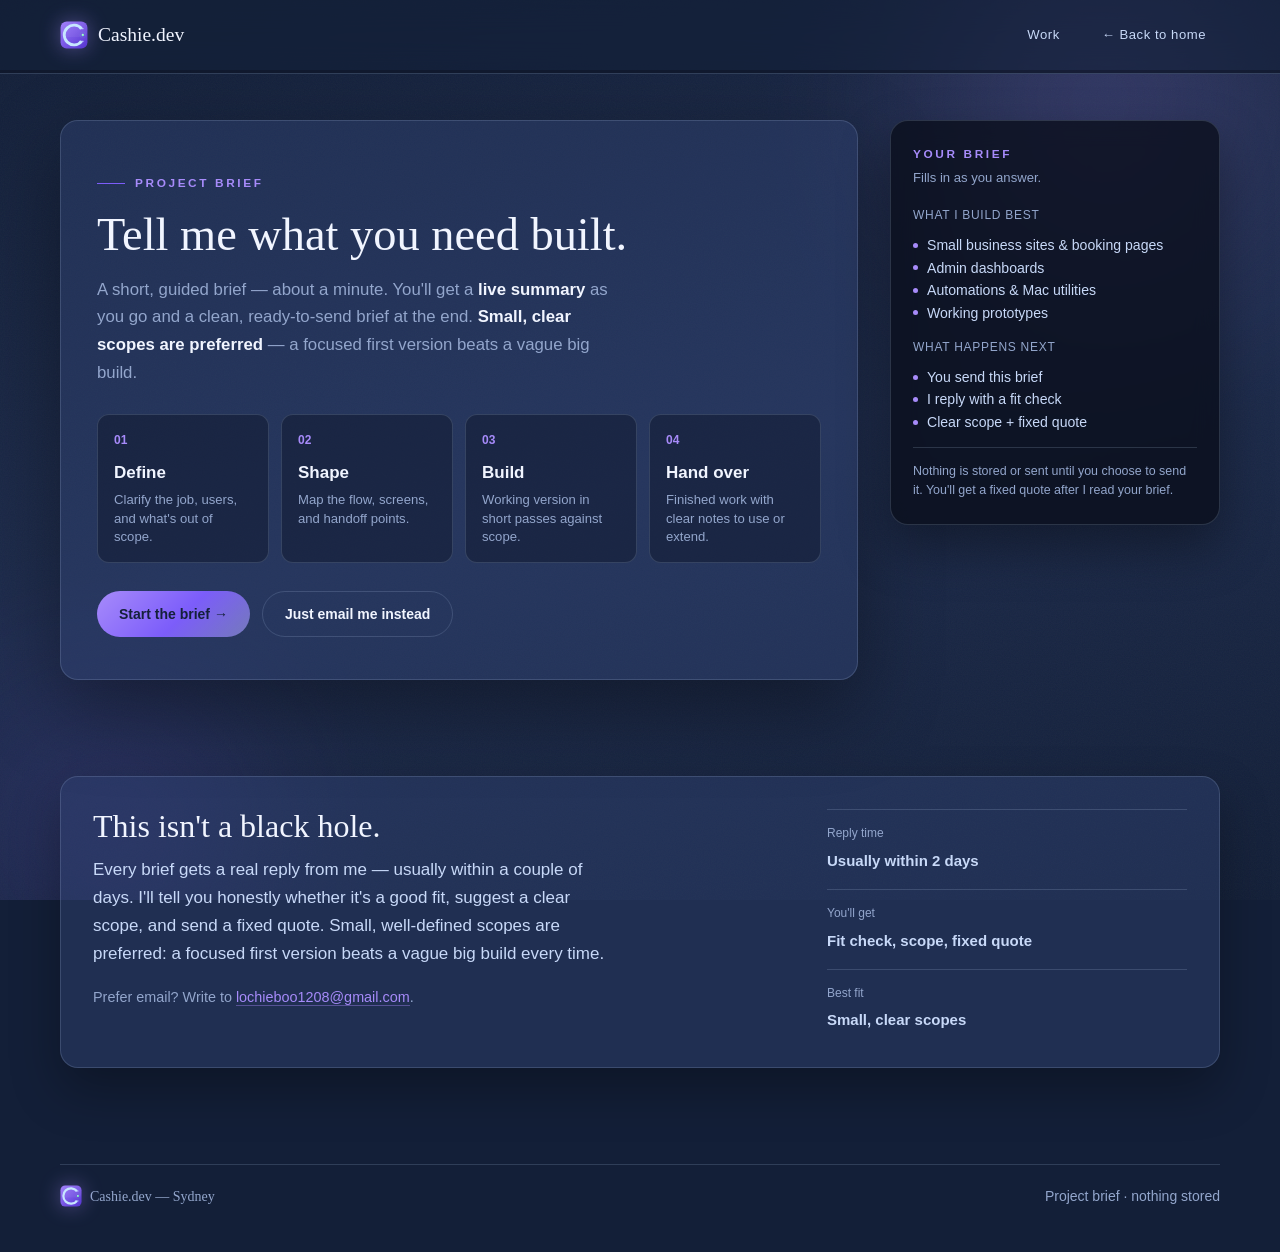
<file: apply.html>
<!DOCTYPE html>
<html lang="en">
<head>
<meta charset="UTF-8">
<meta name="viewport" content="width=device-width, initial-scale=1.0">
<title>Start a project — Cashie</title>
<meta name="description" content="Tell Cashie what you need built. A short, guided brief — project type, the problem, who it's for, the outcome, deadline and scope — with a live summary you can send straight through.">
<link rel="canonical" href="https://cashie.dev/apply.html">
<meta name="theme-color" content="#131f38">
<meta property="og:title" content="Start a project — Cashie">
<meta property="og:description" content="A short, guided project brief with a live summary you can send straight through.">
<meta property="og:type" content="website">
<meta property="og:url" content="https://cashie.dev/apply.html">
<meta property="og:image" content="https://cashie.dev/assets/og.png">
<meta name="twitter:card" content="summary_large_image">
<meta name="twitter:title" content="Start a project — Cashie">
<meta name="twitter:description" content="A short, guided project brief with a live summary you can send straight through.">
<meta name="twitter:image" content="https://cashie.dev/assets/og.png">
<link rel="icon" href="assets/logo-mark.svg" type="image/svg+xml">
<style>
  :root {
    --bg: #131f38;
    --bg-soft: #1d2b4c;
    --panel: rgba(50, 70, 120, 0.42);
    --panel-2: rgba(11, 16, 32, 0.4);
    --panel-line: rgba(200, 220, 255, 0.16);
    --ink: #f1f5ff;
    --ink-soft: #c8d9f8;
    --ink-mute: #93a6cc;
    --muted: #93a6cc;
    --soft: #7a8eb8;
    --line: rgba(200, 220, 255, 0.16);
    --line-strong: rgba(200, 220, 255, 0.28);
    --charcoal: rgba(8, 12, 24, 0.85);
    --charcoal-2: #1a2540;
    --green: #6ee7b7;
    --plum: #a78bfa;
    --plum-deep: #7c5dfa;
    --cyan: #e0ffff;
    --cream: #c7e6ff;
    --amber: #fcd34d;
    --paper: #f7f4ee;
    --paper-2: #ebe5da;
    --red: #f87171;
    --radius: 18px;
    --max: 1160px;
    --sans: ui-sans-serif, -apple-system, BlinkMacSystemFont, "Segoe UI", Helvetica, Arial, sans-serif;
    --serif: "Iowan Old Style", "Palatino Linotype", Palatino, "Book Antiqua", Georgia, serif;
    --mono: "SF Mono", ui-monospace, "JetBrains Mono", Menlo, Consolas, monospace;
    --ease: cubic-bezier(0.22, 1, 0.36, 1);
  }

  * { box-sizing: border-box; margin: 0; padding: 0; }
  html { scroll-behavior: smooth; }
  body {
    background: var(--bg);
    color: var(--ink);
    font-family: var(--sans);
    font-size: 17px;
    line-height: 1.65;
    -webkit-font-smoothing: antialiased;
    text-rendering: optimizeLegibility;
    min-height: 100vh;
    overflow-x: hidden;
  }
  a { color: inherit; text-decoration: none; }
  p, h1, h2, h3 { margin-top: 0; }
  ::selection { background: rgba(167, 139, 250, 0.4); color: #fff; }
  :focus-visible { outline: 2px solid var(--plum); outline-offset: 3px; border-radius: 4px; }

  .aurora { position: fixed; inset: 0; z-index: -2; overflow: hidden; pointer-events: none; }
  .aurora::before { content: ""; position: absolute; inset: 0; background: linear-gradient(165deg, var(--bg) 0%, var(--bg-soft) 52%, var(--bg) 100%); }
  .blob { position: absolute; border-radius: 50%; filter: blur(80px); opacity: 0.5; }
  .blob.b1 { width: 600px; height: 600px; top: -200px; right: -120px; background: radial-gradient(circle, rgba(167,139,250,0.5), transparent 62%); }
  .blob.b2 { width: 500px; height: 500px; bottom: -180px; left: -140px; background: radial-gradient(circle, rgba(124,93,250,0.4), transparent 60%); }
  .grain { position: fixed; inset: 0; z-index: -1; pointer-events: none; opacity: 0.04; background-image: url("data:image/svg+xml,%3Csvg xmlns='http://www.w3.org/2000/svg' width='120' height='120'%3E%3Cfilter id='n'%3E%3CfeTurbulence type='fractalNoise' baseFrequency='0.85' numOctaves='2'/%3E%3C/filter%3E%3Crect width='100%25' height='100%25' filter='url(%23n)'/%3E%3C/svg%3E"); }

  .wrap { width: min(100% - 40px, var(--max)); margin: 0 auto; }

  /* ---------- Topbar ---------- */
  .topbar {
    position: sticky; top: 0; z-index: 100;
    backdrop-filter: blur(16px);
    -webkit-backdrop-filter: blur(16px);
    background: rgba(19, 31, 56, 0.62);
    border-bottom: 1px solid var(--panel-line);
  }
  .nav {
    min-height: 70px;
    display: flex; align-items: center; justify-content: space-between;
    gap: 20px;
  }
  .brand {
    display: inline-flex; align-items: center; gap: 10px;
    font-family: var(--serif); font-size: 1.22rem; font-weight: 500;
  }
  .brand-mark {
    width: 28px; height: 28px; flex-shrink: 0; display: block;
    filter: drop-shadow(0 0 10px rgba(167, 139, 250, 0.42));
    transition: transform 0.22s var(--ease), filter 0.22s var(--ease);
  }
  .brand:hover .brand-mark { transform: scale(1.05); filter: drop-shadow(0 0 16px rgba(167, 139, 250, 0.62)); }
  .brand-mark.sm { width: 22px; height: 22px; }
  .nav-right { display: flex; align-items: center; gap: 14px; color: var(--ink-soft); font-size: 0.82rem; letter-spacing: 0.04em; }
  .nav-right a { padding: 8px 14px; border-radius: 999px; }
  .nav-right a:hover { color: var(--ink); background: rgba(199, 230, 255, 0.06); }
  .nav-progress { font-variant-numeric: tabular-nums; color: var(--ink-mute); display: none; }
  .nav-progress.visible { display: inline; }

  /* ---------- Progress bar ---------- */
  .progress-bar { height: 3px; background: var(--panel-2); overflow: hidden; }
  .progress-fill {
    height: 100%; width: 0%;
    background: linear-gradient(90deg, var(--plum), var(--plum-deep));
    transition: width .45s var(--ease);
  }

  /* ---------- Layout ---------- */
  .builder-layout {
    display: grid;
    grid-template-columns: 1fr 330px;
    gap: 32px;
    padding: 46px 0 96px;
    align-items: start;
  }
  @media (max-width: 900px) { .builder-layout { grid-template-columns: 1fr; gap: 0; } }

  /* ---------- Wizard card ---------- */
  .wizard-card {
    background: var(--panel);
    border: 1px solid var(--panel-line);
    border-radius: var(--radius);
    overflow: hidden;
    min-height: 560px;
    box-shadow: 0 30px 80px rgba(0, 0, 0, 0.35);
  }

  .step-counter {
    display: flex; align-items: center; gap: 12px;
    padding: 26px 36px 0;
  }
  .step-counter .pill {
    font-size: 12px; letter-spacing: 0.08em; text-transform: uppercase;
    font-weight: 800; color: var(--plum);
  }
  .step-counter .dots { display: flex; gap: 6px; margin-left: auto; }
  .step-counter .dot {
    width: 7px; height: 7px; border-radius: 50%;
    background: var(--line);
    transition: background .3s ease, transform .3s ease;
  }
  .step-counter .dot.active { background: var(--plum); transform: scale(1.25); box-shadow: 0 0 10px rgba(167,139,250,0.5); }
  .step-counter .dot.done { background: var(--ink-mute); }

  .step-content { padding: 22px 36px 0; animation: stepIn .35s ease; }
  @keyframes stepIn { from { opacity: 0; transform: translateY(10px); } to { opacity: 1; transform: none; } }
  .step-content h2 {
    font-family: var(--serif); font-weight: 500;
    font-size: clamp(1.7rem, 3.4vw, 2.3rem);
    line-height: 1.12; margin-bottom: 8px;
  }
  .step-content .lede { color: var(--muted); font-size: 1rem; margin-bottom: 24px; max-width: 54ch; }

  /* ---------- Option cards ---------- */
  .option-grid { display: grid; gap: 10px; margin-bottom: 26px; }
  @media (min-width: 620px) { .option-grid.two { grid-template-columns: 1fr 1fr; } }
  .option-card {
    display: flex; align-items: center; gap: 16px;
    padding: 16px 18px;
    border: 1px solid var(--panel-line);
    border-radius: 12px;
    background: var(--panel-2);
    cursor: pointer;
    transition: border-color .2s var(--ease), background .2s var(--ease), transform .2s var(--ease);
    user-select: none;
  }
  .option-card:hover { border-color: rgba(167,139,250,0.35); transform: translateY(-2px); }
  .option-card.selected { border-color: var(--plum); background: rgba(167,139,250,0.1); box-shadow: 0 0 0 1px rgba(167,139,250,0.35); }
  .option-card .icon {
    flex-shrink: 0; width: 40px; height: 40px;
    border-radius: 10px;
    display: flex; align-items: center; justify-content: center;
    background: rgba(8,12,24,0.4); color: var(--plum);
    border: 1px solid var(--panel-line);
  }
  .option-card .icon svg { width: 21px; height: 21px; }
  .option-card.selected .icon { background: linear-gradient(135deg, var(--plum), var(--plum-deep)); color: #14203a; border-color: transparent; }
  .option-card .label { font-size: 1rem; font-weight: 750; color: var(--ink); margin-bottom: 2px; }
  .option-card .desc { font-size: 0.86rem; color: var(--muted); line-height: 1.45; }
  .option-card .check {
    flex-shrink: 0; margin-left: auto;
    width: 22px; height: 22px; border-radius: 50%;
    border: 2px solid var(--line-strong);
    display: flex; align-items: center; justify-content: center;
    transition: all .18s ease;
  }
  .option-card.selected .check { border-color: var(--plum); background: var(--plum); }
  .option-card.selected .check::after { content: "✓"; color: #14203a; font-size: 0.78rem; font-weight: 800; }

  /* ---------- Project-type visual cards ---------- */
  .option-grid.visual { gap: 14px; }
  @media (min-width: 700px) { .option-grid.visual.two { grid-template-columns: 1fr 1fr; } }
  .option-card.visual {
    flex-direction: column; align-items: stretch; gap: 0;
    padding: 0; overflow: hidden;
  }
  .option-card.visual .card-preview {
    height: 148px; background: rgba(8, 12, 24, 0.35);
    border-bottom: 1px solid var(--panel-line);
    padding: 10px 12px; overflow: hidden;
    transition: background .18s ease;
  }
  .option-card.visual:hover .card-preview { background: rgba(8, 12, 24, 0.5); }
  .option-card.visual.selected .card-preview { background: rgba(8, 12, 24, 0.55); }
  .option-card.visual .card-body {
    display: flex; align-items: flex-start; gap: 12px;
    padding: 14px 16px 15px;
  }
  .option-card.visual .card-text { flex: 1; min-width: 0; }
  .option-card.visual .card-example {
    font-size: 0.76rem; color: var(--green); font-weight: 700;
    margin-top: 5px; letter-spacing: 0.02em;
  }
  .option-card.visual .check { margin: 2px 0 0; }

  /* App screenshot mockups — OS-authentic chrome (Safari / macOS / menu bar) */
  .shot {
    height: 100%; width: 100%;
    display: flex; flex-direction: column;
    font-size: 7px; line-height: 1.35; overflow: hidden;
    font-family: -apple-system, BlinkMacSystemFont, "SF Pro Text", "Helvetica Neue", sans-serif;
  }
  .shot:not(.os-frame) {
    background: var(--panel-2); border: 1px solid var(--panel-line);
    border-radius: 6px;
  }
  .option-card.visual.selected .shot:not(.os-frame),
  .bp-thumb .shot:not(.os-frame) { background: rgba(8,12,24,0.5); border-color: var(--panel-line); }
  .option-card.visual.selected .shot.os-frame,
  .bp-thumb .shot.os-frame { background: transparent; border: none; }
  .shot.os-frame { --ink: #171717; --paper: #fffdf8; --paper-2: #ebe5da; --muted: #5e625d; --soft: #9a9b93; --line: #d3ccc0; --plum: #7b5c71; --green: #5e7d68; }

  .os-traffic { display: flex; align-items: center; gap: 3px; flex-shrink: 0; }
  .os-traffic .tl, .shot .tl {
    width: 6px; height: 6px; border-radius: 50%; flex-shrink: 0;
    border: 0.5px solid rgba(0, 0, 0, 0.12);
  }
  .tl-red { background: #ff5f57; }
  .tl-yellow { background: #febc2e; }
  .tl-green { background: #28c840; }

  /* Safari — web builds */
  .os-frame.os-safari {
    background: #fff; border-radius: 8px;
    border: 1px solid rgba(0, 0, 0, 0.14);
    box-shadow: 0 3px 14px rgba(0, 0, 0, 0.12);
  }
  .os-safari-toolbar {
    background: linear-gradient(180deg, #ececec 0%, #e3e3e3 100%);
    border-bottom: 1px solid rgba(0, 0, 0, 0.1);
    padding: 4px 6px 5px; flex-shrink: 0;
  }
  .os-safari-toolbar .os-traffic { margin-bottom: 4px; }
  .os-safari-tabs { display: flex; gap: 2px; margin-bottom: 4px; }
  .os-safari-tabs span {
    padding: 2px 6px; border-radius: 4px 4px 0 0;
    background: rgba(255, 255, 255, 0.45); color: #555;
    font-size: 6px; font-weight: 600;
    border: 1px solid rgba(0, 0, 0, 0.08); border-bottom: none;
  }
  .os-safari-tabs span.on { background: #fff; color: #111; }
  .os-safari-urlbar {
    display: flex; align-items: center; gap: 4px;
    background: #fff; border: 1px solid rgba(0, 0, 0, 0.1);
    border-radius: 4px; padding: 2px 6px;
  }
  .os-url-icon { width: 5px; height: 6px; border-radius: 1px; background: #28c840; opacity: 0.85; flex-shrink: 0; }
  .os-url-text {
    flex: 1; font-size: 6px; font-weight: 500; color: #333;
    white-space: nowrap; overflow: hidden; text-overflow: ellipsis;
  }
  .os-safari .os-content.os-web { flex: 1; background: #fff; padding: 6px 7px; min-height: 0; overflow: hidden; }

  /* macOS native window */
  .os-frame.os-mac {
    background: #f5f5f7; border-radius: 8px;
    border: 1px solid rgba(0, 0, 0, 0.16);
    box-shadow: 0 4px 16px rgba(0, 0, 0, 0.14);
  }
  .os-mac-toolbar {
    display: flex; align-items: center; gap: 5px;
    padding: 5px 8px;
    background: linear-gradient(180deg, rgba(255,255,255,0.96) 0%, rgba(236,236,236,0.98) 100%);
    border-bottom: 1px solid rgba(0, 0, 0, 0.1);
    border-radius: 8px 8px 0 0; flex-shrink: 0;
  }
  .os-mac-title {
    flex: 1; text-align: center; font-size: 6.5px; font-weight: 600;
    color: #3c3c43; letter-spacing: 0.01em; margin-right: 22px;
  }
  .os-mac .os-content.os-mac-ui { flex: 1; background: #f5f5f7; padding: 6px 7px; min-height: 0; overflow: hidden; }
  .os-mac.os-mac-sidebar .os-content.os-mac-ui {
    padding: 0; display: grid; grid-template-columns: 44px 1fr; background: #fff;
  }
  .os-mac-sidebar-pane { background: #ececee; border-right: 1px solid rgba(0,0,0,0.08); padding: 5px 4px; }
  .os-mac-sidebar-pane span {
    display: block; font-size: 5.5px; font-weight: 600; color: #6e6e73;
    padding: 3px 4px; border-radius: 3px; margin-bottom: 2px;
  }
  .os-mac-sidebar-pane span.on { background: rgba(0,0,0,0.07); color: #1d1d1f; }
  .os-mac-main-pane { padding: 6px 7px; background: #fff; }

  /* macOS menu bar + popover */
  .os-frame.os-menubar {
    background: linear-gradient(180deg, #d8dce3 0%, #c8cdd6 55%, #b8bec8 100%);
    border: none; box-shadow: none; border-radius: 0;
  }
  .os-menubar-strip {
    display: flex; align-items: center; gap: 5px;
    padding: 2px 7px;
    background: linear-gradient(180deg, rgba(255,255,255,0.88) 0%, rgba(245,245,247,0.92) 100%);
    border-bottom: 1px solid rgba(0,0,0,0.12);
    font-size: 6px; font-weight: 600; color: #1d1d1f; flex-shrink: 0;
  }
  .os-apple { width: 6px; height: 6px; border-radius: 1px; background: #1d1d1f; opacity: 0.85; flex-shrink: 0; }
  .os-menu-filler { flex: 1; }
  .os-menubar-item { padding: 1px 4px; border-radius: 3px; color: #3c3c43; }
  .os-menubar-item.on { background: rgba(0,0,0,0.08); color: #000; }
  .os-popover {
    margin: 3px 5px 5px;
    background: rgba(255,255,255,0.98);
    border: 1px solid rgba(0,0,0,0.12); border-radius: 7px;
    box-shadow: 0 8px 22px rgba(0,0,0,0.16);
    padding: 6px 7px; flex: 1; min-height: 0; overflow: hidden;
  }

  /* Polish By Piper — website */
  .os-content.os-web .sp-brand { font-family: var(--serif); font-size: 8px; font-weight: 600; color: var(--plum); margin-bottom: 3px; }
  .os-content.os-web .sp-hero {
    font-size: 7px; font-weight: 800; color: var(--ink); margin-bottom: 5px;
    padding: 4px 5px; border-radius: 3px; background: var(--paper-2); border: 1px solid var(--line);
  }
  .os-content.os-web .sp-cards { display: grid; grid-template-columns: repeat(3, 1fr); gap: 3px; }
  .os-content.os-web .sp-card {
    border: 1px solid var(--line); border-radius: 3px; background: var(--paper);
    padding: 4px 2px; text-align: center; font-weight: 700; color: var(--muted);
  }
  .os-content.os-web .sp-card:nth-child(2) { border-color: var(--plum); color: var(--plum); background: rgba(123,92,113,0.08); }

  /* Polish By Piper — booking */
  .os-content.os-web .sb-step { font-size: 6px; text-transform: uppercase; letter-spacing: 0.06em; color: var(--soft); font-weight: 800; margin-bottom: 3px; }
  .os-content.os-web .sb-service {
    padding: 3px 5px; border: 1px solid var(--line); border-radius: 3px;
    margin-bottom: 2px; color: var(--muted); font-weight: 600;
  }
  .os-content.os-web .sb-service.sel { border-color: var(--green); color: var(--ink); background: rgba(94,125,104,0.1); }
  .os-content.os-web .sb-slots { display: flex; gap: 3px; margin: 4px 0; }
  .os-content.os-web .sb-slot {
    padding: 2px 5px; border-radius: 3px; border: 1px solid var(--line);
    font-weight: 700; color: var(--soft);
  }
  .os-content.os-web .sb-slot.on { background: var(--ink); color: var(--paper); border-color: var(--ink); }
  .os-content.os-web .sb-cta {
    display: inline-block; margin-top: 2px; padding: 3px 6px; border-radius: 3px;
    background: var(--ink); color: var(--paper); font-weight: 800; font-size: 6.5px;
  }

  /* Cashie Admin Hub */
  .os-mac-main-pane .sa-metrics { display: flex; gap: 4px; margin-bottom: 4px; }
  .os-mac-main-pane .sa-metrics div {
    flex: 1; padding: 3px 4px; border-radius: 3px;
    border: 1px solid var(--line); background: var(--paper); text-align: center;
  }
  .os-mac-main-pane .sa-metrics b { display: block; font-size: 9px; font-weight: 800; color: var(--green); line-height: 1; }
  .os-mac-main-pane .sa-metrics small { font-size: 5px; color: var(--soft); text-transform: uppercase; }
  .os-mac-main-pane .sa-row {
    display: flex; align-items: center; gap: 4px; padding: 2px 0;
    font-weight: 700; color: var(--muted); border-bottom: 1px solid var(--line);
  }
  .os-mac-main-pane .sa-row:last-child { border-bottom: none; }
  .os-mac-main-pane .sa-row i { width: 4px; height: 4px; border-radius: 50%; background: var(--line); flex-shrink: 0; }
  .os-mac-main-pane .sa-row.on i { background: var(--green); }
  .os-mac-main-pane .sa-row em { margin-left: auto; font-style: normal; font-size: 5.5px; font-weight: 800; color: var(--green); text-transform: uppercase; }

  /* Automation workflow */
  .os-content.os-mac-ui .sau-flow { display: flex; flex-direction: column; gap: 0; }
  .os-content.os-mac-ui .sau-step { display: flex; align-items: center; gap: 5px; font-weight: 700; color: var(--muted); }
  .os-content.os-mac-ui .sau-step.done { color: var(--ink); }
  .os-content.os-mac-ui .sau-step.run { color: var(--green); }
  .os-content.os-mac-ui .sau-dot { width: 5px; height: 5px; border-radius: 50%; border: 1px solid var(--line-strong); flex-shrink: 0; }
  .os-content.os-mac-ui .sau-step.done .sau-dot { background: var(--ink); border-color: var(--ink); }
  .os-content.os-mac-ui .sau-step.run .sau-dot { background: var(--green); border-color: var(--green); box-shadow: 0 0 0 2px rgba(94,125,104,0.2); }
  .os-content.os-mac-ui .sau-line { width: 1px; height: 4px; background: var(--line); margin-left: 2px; }
  .os-content.os-mac-ui .sau-line.dim { opacity: .4; }

  /* PlumClip — macOS list */
  .os-content.os-mac-ui .sc-menu {
    font-weight: 600; color: #6e6e73; margin-bottom: 4px; font-size: 6.5px;
    text-transform: uppercase; letter-spacing: 0.04em;
  }
  .os-content.os-mac-ui .sc-item {
    display: flex; align-items: center; gap: 4px; padding: 3px 4px;
    color: #1d1d1f; font-weight: 500;
    border-bottom: 1px solid rgba(0,0,0,0.06); border-radius: 3px;
  }
  .os-content.os-mac-ui .sc-item.on { background: #007aff; color: #fff; font-weight: 600; border-bottom-color: transparent; }
  .os-content.os-mac-ui .sc-pin { width: 3px; height: 6px; border-radius: 1px; background: #8e8e93; opacity: 0.7; flex-shrink: 0; }
  .os-content.os-mac-ui .sc-item.on .sc-pin { background: #fff; opacity: 0.9; }
  .os-content.os-mac-ui .sc-foot { margin-top: 3px; font-size: 5.5px; color: #8e8e93; font-weight: 600; }

  /* Signal Shelf — menu bar popover */
  .os-popover .ss-bar {
    font-size: 6.5px; font-weight: 700; color: #6e6e73;
    text-transform: uppercase; letter-spacing: 0.04em; margin-bottom: 4px;
  }
  .os-popover .ss-item {
    display: flex; align-items: center; gap: 4px; padding: 3px 5px; border-radius: 4px;
    margin-bottom: 1px; font-weight: 500; color: #1d1d1f; border: none; background: transparent;
  }
  .os-popover .ss-item.on { background: #007aff; color: #fff; font-weight: 600; }
  .os-popover .ss-item i { width: 4px; height: 4px; border-radius: 50%; background: #8e8e93; flex-shrink: 0; }
  .os-popover .ss-item.on i { background: #fff; opacity: 0.9; }

  /* Collage — other (mini OS frames) */
  .shot-collage { display: grid; grid-template-columns: repeat(3, 1fr); gap: 4px; height: 100%; padding: 2px 0; }
  .shot-collage .col-os { height: 100%; min-height: 0; overflow: hidden; font-size: 5px; }
  .shot-collage .col-os.os-safari { border-radius: 5px; }
  .shot-collage .col-os.os-mac { border-radius: 5px; }
  .shot-collage .col-os .os-safari-toolbar { padding: 2px 4px 3px; }
  .shot-collage .col-os .os-safari-tabs { display: none; }
  .shot-collage .col-os .os-mac-toolbar { padding: 3px 5px; }
  .shot-collage .col-os .os-mac-title { font-size: 5px; margin-right: 14px; }
  .shot-collage .col-os .os-content { padding: 3px 4px; font-size: 5px; font-weight: 700; color: var(--muted); }
  .shot-collage .col-os .os-mac-sidebar-pane { display: none; }
  .shot-collage .col-os.os-mac-sidebar .os-content.os-mac-ui { display: block; }

  /* ---------- Text inputs ---------- */
  .input-field { margin-bottom: 18px; }
  .input-field label { display: block; font-size: 0.9rem; font-weight: 750; color: var(--ink); margin-bottom: 5px; }
  .input-field .req { color: var(--soft); font-weight: 500; }
  .input-field .hint { font-size: 0.85rem; color: var(--muted); margin-bottom: 9px; }
  .input-field input[type="text"], .input-field textarea {
    width: 100%;
    background: rgba(8, 12, 24, 0.45);
    border: 1px solid var(--panel-line);
    border-radius: 10px;
    padding: 13px 15px;
    color: var(--ink);
    font-family: var(--sans);
    font-size: 0.98rem;
    outline: none;
    transition: border-color .18s ease, box-shadow .18s ease;
  }
  .input-field input::placeholder, .input-field textarea::placeholder { color: var(--ink-mute); }
  .input-field input:focus, .input-field textarea:focus {
    border-color: var(--plum);
    box-shadow: 0 0 0 3px rgba(167, 139, 250, 0.15);
  }
  .input-field textarea { min-height: 120px; resize: vertical; }

  /* ---------- Buttons ---------- */
  .step-nav { display: flex; justify-content: space-between; align-items: center; padding: 6px 36px 34px; }
  .btn {
    display: inline-flex; align-items: center; justify-content: center; gap: 8px;
    min-height: 46px; padding: 0 22px;
    border-radius: 999px;
    border: none;
    font-size: 14px; font-weight: 700;
    cursor: pointer;
    transition: transform .2s var(--ease), background .2s var(--ease), box-shadow .2s var(--ease), opacity .2s var(--ease);
  }
  .btn:disabled { opacity: 0.4; cursor: not-allowed; }
  .btn-primary { background: linear-gradient(135deg, var(--plum) 0%, var(--plum-deep) 55%, rgba(224,255,255,0.4) 120%); color: #14203a; }
  .btn-primary:not(:disabled):hover { transform: translateY(-3px); box-shadow: 0 12px 34px rgba(124,93,250,0.42); }
  .btn-ghost { background: transparent; color: var(--ink); border: 1px solid var(--panel-line); }
  .btn-ghost:not(:disabled):hover { border-color: var(--plum); transform: translateY(-2px); }
  .btn-back { border-color: transparent; padding-left: 6px; color: var(--muted); }
  .btn-back:hover { background: transparent; color: var(--ink); border-color: transparent; }

  /* ---------- Welcome ---------- */
  .welcome-screen { padding: 44px 36px 40px; animation: stepIn .35s ease; }
  .welcome-tag {
    display: inline-flex; align-items: center; gap: 10px;
    color: var(--plum); font-size: 0.74rem; font-weight: 700; text-transform: uppercase; letter-spacing: 0.22em;
    margin-bottom: 18px;
  }
  .welcome-tag::before { content: ""; width: 28px; height: 1px; background: var(--plum-deep); }
  .welcome-screen h2 {
    font-family: var(--serif); font-weight: 500;
    font-size: clamp(2rem, 4.6vw, 2.9rem);
    line-height: 1.04; margin-bottom: 16px;
  }
  .welcome-screen .intro { color: var(--muted); max-width: 56ch; font-size: 1.05rem; margin-bottom: 28px; }
  .welcome-screen .intro strong { color: var(--ink); font-weight: 750; }

  .process-row {
    display: grid; grid-template-columns: repeat(4, 1fr);
    gap: 12px;
    margin-bottom: 28px;
  }
  @media (max-width: 560px) { .process-row { grid-template-columns: 1fr 1fr; } }
  .process-step {
    padding: 16px;
    border: 1px solid var(--panel-line);
    border-radius: 12px;
    background: var(--panel-2);
  }
  .process-step .pnum { color: var(--plum); font-weight: 900; font-size: 12px; }
  .process-step .pname { font-weight: 800; margin: 8px 0 4px; }
  .process-step .pdesc { color: var(--muted); font-size: 0.82rem; line-height: 1.4; }

  .welcome-actions { display: flex; flex-wrap: wrap; gap: 12px; }

  /* ---------- Live brief panel (charcoal) ---------- */
  .brief-panel {
    position: sticky; top: 90px;
    background: rgba(8, 12, 24, 0.75);
    color: var(--ink);
    border: 1px solid var(--panel-line);
    border-radius: var(--radius);
    padding: 24px 22px;
    box-shadow: 0 22px 50px rgba(0, 0, 0, 0.35);
    backdrop-filter: blur(12px);
  }
  .brief-panel h3 { margin: 0 0 2px; font-size: 0.74rem; letter-spacing: 0.22em; text-transform: uppercase; color: var(--plum); }
  .brief-panel .bp-sub { font-size: 0.82rem; color: var(--ink-mute); margin-bottom: 18px; }
  .bp-row {
    display: grid; grid-template-columns: 92px 1fr; gap: 12px;
    padding: 11px 0;
    border-top: 1px solid var(--panel-line);
  }
  .bp-row dt { color: var(--ink-mute); font-size: 12px; }
  .bp-row dd { margin: 0; font-weight: 700; font-size: 0.92rem; color: var(--ink-soft); }
  .bp-row dd.empty { color: var(--soft); font-weight: 500; font-style: italic; }
  .bp-default .bp-label { font-size: 12px; letter-spacing: 0.06em; text-transform: uppercase; color: var(--ink-mute); margin: 14px 0 8px; }
  .bp-default ul { margin: 0; padding: 0; list-style: none; }
  .bp-default li { font-size: 0.88rem; color: var(--ink-soft); line-height: 1.6; padding-left: 14px; position: relative; }
  .bp-default li::before { content: ""; position: absolute; left: 0; top: 0.62em; width: 5px; height: 5px; border-radius: 50%; background: var(--plum); }
  .bp-foot { font-size: 0.78rem; color: var(--ink-mute); line-height: 1.5; padding-top: 14px; margin-top: 14px; border-top: 1px solid var(--panel-line); }
  .bp-thumb {
    height: 84px; margin-bottom: 14px; padding: 6px 8px;
    border-radius: 8px; border: 1px solid var(--panel-line);
    background: rgba(8, 12, 24, 0.45); overflow: hidden;
  }

  /* mobile brief (inline above wizard) */
  .mobile-brief { display: none; }
  @media (max-width: 900px) {
    .brief-panel { display: none; }
    .mobile-brief { display: block; margin-bottom: 22px; }
  }
  .mobile-brief .brief-panel { position: static; display: block; }

  /* ---------- Summary ---------- */
  .summary-screen { padding: 22px 36px 34px; animation: stepIn .35s ease; }
  .summary-screen h2 { font-family: var(--serif); font-weight: 500; font-size: clamp(1.7rem, 3.4vw, 2.3rem); margin-bottom: 8px; }
  .summary-screen .lede { color: var(--muted); margin-bottom: 24px; }
  .summary-brief { border: 1px solid var(--panel-line); border-radius: 12px; overflow: hidden; margin-bottom: 22px; background: var(--panel-2); }
  .brief-head { padding: 18px 22px; background: rgba(8, 12, 24, 0.4); border-bottom: 1px solid var(--panel-line); }
  .brief-head .bh-title { font-family: var(--serif); font-size: 1.25rem; margin-bottom: 2px; }
  .brief-head .bh-sub { font-size: 0.82rem; color: var(--muted); }
  .bsection { padding: 13px 22px; border-bottom: 1px solid var(--panel-line); }
  .bsection:last-child { border-bottom: none; }
  .bsection .bs-label { font-size: 12px; letter-spacing: 0.06em; text-transform: uppercase; color: var(--soft); font-weight: 700; margin-bottom: 3px; }
  .bsection .bs-value { font-size: 0.96rem; color: var(--ink); white-space: pre-wrap; }
  .bsection .bs-value.muted { color: var(--soft); font-style: italic; }
  .bsection .bs-list { font-size: 0.94rem; color: var(--ink); line-height: 1.6; padding-left: 16px; margin: 2px 0 0; }
  .bsection .bs-list li { list-style: none; position: relative; padding-left: 12px; }
  .bsection .bs-list li::before { content: "·"; position: absolute; left: 0; color: var(--plum); font-weight: 800; }

  .next-box { border: 1px solid var(--panel-line); border-left: 3px solid var(--plum); border-radius: 12px; background: var(--panel-2); padding: 16px 18px; margin-bottom: 22px; }
  .next-box .nb-label { font-size: 12px; letter-spacing: 0.06em; text-transform: uppercase; color: var(--green); font-weight: 800; margin-bottom: 8px; }
  .next-box ol { margin: 0; padding-left: 18px; color: var(--muted); font-size: 0.92rem; line-height: 1.7; }
  .next-box ol strong { color: var(--ink); }

  .summary-actions { display: flex; gap: 12px; flex-wrap: wrap; }
  .copy-feedback { display: none; font-size: 0.88rem; color: var(--green); font-weight: 700; padding: 12px 0 0; }
  .copy-feedback.show { display: block; }

  /* ---------- What happens next (static, below wizard) ---------- */
  .reassure { padding: 0 0 70px; }
  .reassure .panel {
    display: grid; grid-template-columns: 1fr 360px; gap: 40px;
    background: var(--panel);
    border: 1px solid var(--panel-line);
    color: var(--ink);
    border-radius: var(--radius); padding: 32px;
    box-shadow: 0 22px 50px rgba(0, 0, 0, 0.3);
  }
  @media (max-width: 760px) { .reassure .panel { grid-template-columns: 1fr; gap: 26px; } }
  .reassure h2 { font-family: var(--serif); font-weight: 500; font-size: 2rem; line-height: 1.1; margin-bottom: 12px; }
  .reassure p { color: var(--ink-soft); max-width: 56ch; margin-bottom: 0; }
  .reassure .facts { display: grid; gap: 14px; align-content: start; }
  .reassure .fact { padding-top: 14px; border-top: 1px solid var(--panel-line); }
  .reassure .fact span { display: block; color: var(--ink-mute); font-size: 12px; margin-bottom: 3px; }
  .reassure .fact strong { font-size: 15px; color: var(--ink-soft); }
  .reassure .email-line { margin-top: 18px; font-size: 0.9rem; color: var(--ink-mute); }
  .reassure .email-line a { color: var(--plum); border-bottom: 1px solid rgba(167,139,250,0.4); }

  /* ---------- Footer ---------- */
  footer { padding: 26px 0 44px; color: var(--ink-mute); font-size: 14px; }
  .footer-row { display: flex; justify-content: space-between; gap: 18px; border-top: 1px solid var(--panel-line); padding-top: 20px; }
  .footer-brand { display: inline-flex; align-items: center; gap: 8px; font-family: var(--serif); }


  @media (max-width: 620px) {
    .wrap { width: min(100% - 28px, var(--max)); }
    .step-content, .step-nav, .summary-screen, .welcome-screen { padding-left: 22px; padding-right: 22px; }
    .step-counter { padding: 20px 22px 0; }
    .footer-row { flex-direction: column; }
  }
  @media (prefers-reduced-motion: reduce) {
    html { scroll-behavior: auto; }
    .step-content, .summary-screen, .welcome-screen { animation: none; }
    .btn:hover, .option-card:hover { transform: none; }
  }
</style>
</head>
<body>
<div class="aurora" aria-hidden="true"><span class="blob b1"></span><span class="blob b2"></span></div>
<div class="grain" aria-hidden="true"></div>

<header class="topbar">
  <div class="wrap nav">
    <a class="brand" href="index.html" aria-label="Cashie home">
      <img src="assets/logo-mark.svg" alt="" class="brand-mark" width="28" height="28">
      <span>Cashie.dev</span>
    </a>
    <nav class="nav-right" aria-label="Primary">
      <span class="nav-progress" id="navProgress"></span>
      <a href="index.html#work">Work</a>
      <a href="index.html">← Back to home</a>
    </nav>
  </div>
  <div class="progress-bar"><div class="progress-fill" id="progressFill"></div></div>
</header>

<main class="wrap">
  <div class="builder-layout">
    <div>
      <!-- mobile brief shows above the wizard -->
      <div class="mobile-brief" id="mobileBrief"></div>

      <div class="wizard-card">
        <div id="wizardContent"></div>
      </div>
    </div>

    <!-- Desktop live brief -->
    <aside class="brief-panel" id="briefPanel" aria-label="Live project brief">
      <h3 id="briefTitle">Your brief</h3>
      <p class="bp-sub" id="briefSub">Fills in as you answer.</p>
      <div id="briefContent"></div>
      <p class="bp-foot">Nothing is stored or sent until you choose to send it. You'll get a fixed quote after I read your brief.</p>
    </aside>
  </div>

  <!-- What happens next (always visible, reassurance) -->
  <section class="reassure" aria-labelledby="reassure-title">
    <div class="panel">
      <div>
        <h2 id="reassure-title">This isn't a black hole.</h2>
        <p>Every brief gets a real reply from me — usually within a couple of days. I'll tell you honestly whether it's a good fit, suggest a clear scope, and send a fixed quote. Small, well-defined scopes are preferred: a focused first version beats a vague big build every time.</p>
        <p class="email-line">Prefer email? Write to <a href="mailto:lochieboo1208@gmail.com?subject=Project%20enquiry">lochieboo1208@gmail.com</a>.</p>
      </div>
      <div class="facts" aria-label="What to expect">
        <div class="fact"><span>Reply time</span><strong>Usually within 2 days</strong></div>
        <div class="fact"><span>You'll get</span><strong>Fit check, scope, fixed quote</strong></div>
        <div class="fact"><span>Best fit</span><strong>Small, clear scopes</strong></div>
      </div>
    </div>
  </section>
</main>

<footer>
  <div class="wrap footer-row">
    <span class="footer-brand"><img src="assets/logo-mark.svg" alt="" class="brand-mark sm" width="22" height="22"> Cashie.dev — Sydney</span>
    <span>Project brief · nothing stored</span>
  </div>
</footer>

<script>
(function () {
  "use strict";

  /* ---------- Minimal line icons (stroke = currentColor) ---------- */
  var icons = {
    website:    '<svg viewBox="0 0 24 24" fill="none" stroke="currentColor" stroke-width="1.7" stroke-linecap="round" stroke-linejoin="round"><rect x="3" y="4" width="18" height="15" rx="2"/><path d="M3 9h18"/><path d="M7 14h6"/></svg>',
    booking:    '<svg viewBox="0 0 24 24" fill="none" stroke="currentColor" stroke-width="1.7" stroke-linecap="round" stroke-linejoin="round"><rect x="3" y="5" width="18" height="16" rx="2"/><path d="M3 10h18M8 3v4M16 3v4"/><path d="M9 15l2 2 4-4"/></svg>',
    dashboard:  '<svg viewBox="0 0 24 24" fill="none" stroke="currentColor" stroke-width="1.7" stroke-linecap="round" stroke-linejoin="round"><rect x="3" y="3" width="8" height="9" rx="1"/><rect x="13" y="3" width="8" height="5" rx="1"/><rect x="13" y="10" width="8" height="11" rx="1"/><rect x="3" y="14" width="8" height="7" rx="1"/></svg>',
    automation: '<svg viewBox="0 0 24 24" fill="none" stroke="currentColor" stroke-width="1.7" stroke-linecap="round" stroke-linejoin="round"><path d="M21 12a9 9 0 1 1-3-6.7"/><path d="M21 4v5h-5"/></svg>',
    mac:        '<svg viewBox="0 0 24 24" fill="none" stroke="currentColor" stroke-width="1.7" stroke-linecap="round" stroke-linejoin="round"><rect x="3" y="4" width="18" height="13" rx="2"/><path d="M6 7.5h.01M9 7.5h.01"/><path d="M8 21h8M9 17v4M15 17v4"/></svg>',
    prototype:  '<svg viewBox="0 0 24 24" fill="none" stroke="currentColor" stroke-width="1.7" stroke-linecap="round" stroke-linejoin="round"><path d="M12 3l2.2 5.8L20 11l-5.8 2.2L12 19l-2.2-5.8L4 11l5.8-2.2z"/></svg>',
    other:      '<svg viewBox="0 0 24 24" fill="none" stroke="currentColor" stroke-width="1.7" stroke-linecap="round" stroke-linejoin="round"><circle cx="5" cy="12" r="1.4"/><circle cx="12" cy="12" r="1.4"/><circle cx="19" cy="12" r="1.4"/></svg>'
  };

  /* ---------- App screenshot mockups (portfolio builds) ---------- */
  var shotDots = '<span class="tl tl-red"></span><span class="tl tl-yellow"></span><span class="tl tl-green"></span>';
  var osTraffic = '<div class="os-traffic">' + shotDots + '</div>';
  var menubarStrip =
    '<div class="os-menubar-strip">' +
      '<span class="os-apple"></span><span>Finder</span><span>File</span><span>Edit</span>' +
      '<span class="os-menu-filler"></span><span class="os-menubar-item on">Signal Shelf</span><span>Wed 9:41 AM</span>' +
    '</div>';

  function safariFrame(tabs, url, body) {
    return '<div class="shot os-frame os-safari">' +
      '<div class="os-safari-toolbar">' + osTraffic +
        '<div class="os-safari-tabs">' + tabs + '</div>' +
        '<div class="os-safari-urlbar"><span class="os-url-icon"></span><span class="os-url-text">' + url + '</span></div>' +
      '</div>' +
      '<div class="os-content os-web">' + body + '</div>' +
    '</div>';
  }

  function macFrame(title, body, sidebar) {
    var content = sidebar
      ? '<div class="os-content os-mac-ui"><div class="os-mac-sidebar-pane">' + sidebar + '</div><div class="os-mac-main-pane">' + body + '</div></div>'
      : '<div class="os-content os-mac-ui">' + body + '</div>';
    return '<div class="shot os-frame os-mac' + (sidebar ? ' os-mac-sidebar' : '') + '">' +
      '<div class="os-mac-toolbar">' + osTraffic + '<div class="os-mac-title">' + title + '</div></div>' +
      content +
    '</div>';
  }

  function menubarFrame(body) {
    return '<div class="shot os-frame os-menubar">' + menubarStrip +
      '<div class="os-popover">' + body + '</div></div>';
  }

  var previews = {
    website: safariFrame(
      '<span class="on">Home</span><span>Services</span>',
      'polishbypiper.com',
      '<div class="sp-brand">Polish By Piper</div>' +
      '<div class="sp-hero">Nail artistry · mobile-first</div>' +
      '<div class="sp-cards"><div class="sp-card">Gel</div><div class="sp-card">Acrylic</div><div class="sp-card">Lashes</div></div>'
    ),
    booking: safariFrame(
      '<span>Home</span><span class="on">Book</span>',
      'polishbypiper.com/book',
      '<div class="sb-step">Choose service</div>' +
      '<div class="sb-service sel">Gel manicure · 45 min</div>' +
      '<div class="sb-service">Nail art add-on</div>' +
      '<div class="sb-slots"><span class="sb-slot on">Tue 2pm</span><span class="sb-slot">Wed 11am</span></div>' +
      '<div class="sb-cta">Request booking →</div>'
    ),
    dashboard: macFrame(
      'Cashie Admin Hub',
      '<div class="sa-metrics"><div><b>4</b><small>projects</small></div><div><b>2</b><small>running</small></div></div>' +
      '<div class="sa-row on"><i></i>cashie-portfolio <em>active</em></div>' +
      '<div class="sa-row"><i></i>plumclip <em>build</em></div>',
      '<span class="on">Projects</span><span>Scripts</span><span>Services</span>'
    ),
    automation: macFrame(
      'Enquiry automation',
      '<div class="sau-flow">' +
        '<div class="sau-step done"><span class="sau-dot"></span>Form submitted</div><div class="sau-line"></div>' +
        '<div class="sau-step done"><span class="sau-dot"></span>Parse fields</div><div class="sau-line"></div>' +
        '<div class="sau-step run"><span class="sau-dot"></span>Add to sheet</div><div class="sau-line dim"></div>' +
        '<div class="sau-step"><span class="sau-dot"></span>Send confirmation</div>' +
      '</div>'
    ),
    mac: macFrame(
      'PlumClip',
      '<div class="sc-menu">Recent clips</div>' +
      '<div class="sc-item on"><span class="sc-pin"></span>project brief v2.md</div>' +
      '<div class="sc-item"><span class="sc-pin"></span>npm run build</div>' +
      '<div class="sc-item"><span class="sc-pin"></span>lochieboo1208@...</div>' +
      '<div class="sc-foot">PlumClip · PlumWall · Signal Shelf</div>'
    ),
    prototype: menubarFrame(
      '<div class="ss-bar">Quick actions</div>' +
      '<div class="ss-item on"><i></i>Run backup now</div>' +
      '<div class="ss-item on"><i></i>Check deploy status</div>' +
      '<div class="ss-item"><i></i>Snooze reminder 1h</div>'
    ),
    other:
      '<div class="shot"><div class="shot-collage">' +
        '<div class="col-os os-frame os-safari">' +
          '<div class="os-safari-toolbar">' + osTraffic +
            '<div class="os-safari-urlbar"><span class="os-url-icon"></span><span class="os-url-text">polishbypiper.com</span></div>' +
          '</div><div class="os-content os-web">Polish By Piper</div></div>' +
        '<div class="col-os os-frame os-mac os-mac-sidebar">' +
          '<div class="os-mac-toolbar">' + osTraffic + '<div class="os-mac-title">Admin Hub</div></div>' +
          '<div class="os-content os-mac-ui"><div class="os-mac-sidebar-pane"><span class="on">Projects</span></div><div class="os-mac-main-pane">4 active</div></div></div>' +
        '<div class="col-os os-frame os-mac">' +
          '<div class="os-mac-toolbar">' + osTraffic + '<div class="os-mac-title">PlumClip</div></div>' +
          '<div class="os-content os-mac-ui">Recent clips</div></div>' +
      '</div></div>'
  };

  /* ---------- Step definitions ---------- */
  var steps = [
    {
      id: "welcome",
      type: "welcome"
    },
    {
      id: "type",
      type: "choice",
      twoCol: true,
      visual: true,
      question: "What do you need built?",
      lede: "Pick the closest match — you can add detail in a moment.",
      options: [
        { value: "website",    label: "Small business website", desc: "A clean site for a service or local business", icon: "website",    example: "Polish By Piper" },
        { value: "booking",    label: "Booking / enquiry page",  desc: "Service menu, intake questions, send-through",  icon: "booking",    example: "Polish By Piper booking" },
        { value: "dashboard",  label: "Admin dashboard",          desc: "Internal screen for jobs, files, status",       icon: "dashboard",  example: "Cashie Admin Hub" },
        { value: "automation", label: "Automation workflow",      desc: "A repeatable task that runs itself",            icon: "automation", example: "Enquiry → sheet flow" },
        { value: "mac",        label: "Mac utility",              desc: "A small local tool for macOS",                  icon: "mac",        example: "PlumClip · PlumWall" },
        { value: "prototype",  label: "Working prototype",        desc: "A serious first version to test and decide on", icon: "prototype",  example: "Signal Shelf v0.3" },
        { value: "other",      label: "Something else",           desc: "Not sure yet — tell me more",                  icon: "other",      example: "Mix of the above" }
      ]
    },
    {
      id: "problem",
      type: "text",
      question: "Tell me about it.",
      lede: "A few plain sentences are plenty — this is the part I read most closely.",
      fields: [
        { id: "problem",  label: "The problem you're solving", hint: "What's painful or missing right now?", type: "textarea", required: true },
        { id: "audience", label: "Who it's for",               hint: "e.g. your customers, your team, just you", type: "text", required: true },
        { id: "outcome",  label: "What a good outcome looks like", hint: "How will you know this worked?", type: "textarea", required: true }
      ]
    },
    {
      id: "deadline",
      type: "choice",
      question: "When do you need it?",
      lede: "Urgent, flexible, or just scoping things out?",
      options: [
        { value: "asap",        label: "As soon as possible", desc: "There's real time pressure", icon: "automation" },
        { value: "few-weeks",   label: "Within a few weeks",  desc: "Soon, but not on fire",      icon: "booking" },
        { value: "this-quarter",label: "This quarter",        desc: "A clear but comfortable window", icon: "website" },
        { value: "flexible",    label: "Flexible",            desc: "No hard deadline",           icon: "prototype" },
        { value: "exploring",   label: "Just exploring",      desc: "Working out if it's worth doing", icon: "other" }
      ]
    },
    {
      id: "scope",
      type: "choice",
      question: "Budget & scope comfort.",
      lede: "A rough sense of size — I quote a fixed price either way.",
      options: [
        { value: "small",    label: "Small & contained", desc: "A focused first version · lower budget", icon: "prototype" },
        { value: "standard", label: "Standard build",    desc: "A few connected pieces · mid budget",    icon: "dashboard" },
        { value: "larger",   label: "Larger project",    desc: "Multiple features or ongoing work",      icon: "automation" },
        { value: "unsure",   label: "Not sure yet",      desc: "Help me work out the right scope",       icon: "other" }
      ]
    },
    {
      id: "constraints",
      type: "text",
      question: "Anything I should know?",
      lede: "Optional — but it helps me scope accurately and avoid surprises.",
      fields: [
        { id: "constraints", label: "Constraints or must-haves", hint: "Existing tools, brand, platforms, data, hard requirements", type: "textarea", required: false },
        { id: "links",       label: "Links or examples",        hint: "Existing site, a competitor, sketches, a doc", type: "textarea", required: false }
      ]
    },
    {
      id: "contact",
      type: "text",
      question: "How do I reach you?",
      lede: "Last step — just so I can send the reply to the right place.",
      fields: [
        { id: "name",            label: "Your name",                       hint: "Who should I address the reply to?", type: "text", required: true },
        { id: "project",         label: "Business or project name",        hint: "Company or working title", type: "text", required: false },
        { id: "contact-method",  label: "Preferred contact method",        hint: "Email, WhatsApp, iMessage, Discord, etc.", type: "text", required: true },
        { id: "contact-details", label: "Contact handle / details",        hint: "@username, number, or best way to reach you", type: "text", required: true }
      ]
    },
    {
      id: "summary",
      type: "summary",
      question: "Your project brief",
      lede: "Here's everything in one place. Send it straight to me, copy it, or go back and edit."
    }
  ];

  /* ---------- Labels ---------- */
  var labels = {
    type: {
      "website": "Small business website", "booking": "Booking / enquiry page",
      "dashboard": "Admin dashboard", "automation": "Automation workflow",
      "mac": "Mac utility", "prototype": "Working prototype", "other": "Something else"
    },
    deadline: {
      "asap": "As soon as possible", "few-weeks": "Within a few weeks",
      "this-quarter": "This quarter", "flexible": "Flexible", "exploring": "Just exploring"
    },
    scope: {
      "small": "Small & contained", "standard": "Standard build",
      "larger": "Larger project", "unsure": "Not sure yet"
    }
  };

  /* ---------- State ---------- */
  var state = { stepIndex: 0, answers: {} };
  var contentSteps = steps.filter(function (s) { return s.type === "choice" || s.type === "text"; });
  var totalContentSteps = contentSteps.length;

  /* ---------- DOM refs ---------- */
  var elWizard   = document.getElementById("wizardContent");
  var elProgress = document.getElementById("progressFill");
  var elNavProg  = document.getElementById("navProgress");
  var elBriefSub = document.getElementById("briefSub");
  var elBrief    = document.getElementById("briefContent");
  var elMobile   = document.getElementById("mobileBrief");

  /* ---------- Helpers ---------- */
  function esc(str) {
    return String(str).replace(/&/g, "&amp;").replace(/</g, "&lt;").replace(/>/g, "&gt;").replace(/"/g, "&quot;").replace(/'/g, "&#039;");
  }
  function truncate(str, n) { str = String(str).trim(); return str.length > n ? str.slice(0, n - 1).trim() + "…" : str; }
  function getChoiceNumber(step) { return contentSteps.indexOf(step) + 1; }

  /* ---------- Progress ---------- */
  function updateProgress() {
    var idx = state.stepIndex;
    if (idx === 0) {
      elProgress.style.width = "0%";
      elNavProg.textContent = "";
      elNavProg.classList.remove("visible");
      return;
    }
    if (idx === steps.length - 1) {
      elProgress.style.width = "100%";
      elNavProg.textContent = "Complete";
      elNavProg.classList.add("visible");
      return;
    }
    var pct = Math.round((idx / (steps.length - 1)) * 100);
    elProgress.style.width = pct + "%";
    elNavProg.textContent = "Step " + getChoiceNumber(steps[idx]) + " of " + totalContentSteps;
    elNavProg.classList.add("visible");
  }

  /* ---------- Live brief ---------- */
  function briefRows() {
    var a = state.answers;
    function row(label, value) {
      var has = value && String(value).trim();
      return '<div class="bp-row"><dt>' + esc(label) + '</dt><dd class="' + (has ? '' : 'empty') + '">' +
        (has ? esc(value) : "—") + '</dd></div>';
    }
    var html = "";
    if (a.type && previews[a.type]) {
      html += '<div class="bp-thumb" aria-hidden="true">' + previews[a.type] + '</div>';
    }
    html += row("Project", a.type ? labels.type[a.type] : "");
    html += row("For", a.audience ? truncate(a.audience, 34) : "");
    html += row("Goal", a.outcome ? truncate(a.outcome, 40) : "");
    html += row("Deadline", a.deadline ? labels.deadline[a.deadline] : "");
    html += row("Scope", a.scope ? labels.scope[a.scope] : "");
    return html;
  }

  function updateBrief() {
    var a = state.answers;
    var hasAny = a.type || a.audience || a.outcome || a.deadline || a.scope || a.problem;

    var html;
    if (!hasAny) {
      elBriefSub.textContent = "Fills in as you answer.";
      html = '<div class="bp-default">' +
        '<div class="bp-label">What I build best</div>' +
        '<ul>' +
          '<li>Small business sites &amp; booking pages</li>' +
          '<li>Admin dashboards</li>' +
          '<li>Automations &amp; Mac utilities</li>' +
          '<li>Working prototypes</li>' +
        '</ul>' +
        '<div class="bp-label">What happens next</div>' +
        '<ul>' +
          '<li>You send this brief</li>' +
          '<li>I reply with a fit check</li>' +
          '<li>Clear scope + fixed quote</li>' +
        '</ul>' +
      '</div>';
    } else {
      elBriefSub.textContent = "Updates as you answer.";
      html = briefRows();
    }
    elBrief.innerHTML = html;
    syncMobileBrief();
  }

  function syncMobileBrief() {
    // Mirror the desktop panel into the mobile slot (only meaningful once answers exist)
    var a = state.answers;
    var hasAny = a.type || a.audience || a.outcome || a.deadline || a.scope || a.problem;
    if (!hasAny || state.stepIndex === 0 || steps[state.stepIndex].type === "summary") {
      elMobile.innerHTML = "";
      return;
    }
    elMobile.innerHTML = '<aside class="brief-panel"><h3>Your brief so far</h3>' +
      '<p class="bp-sub">Updates as you answer.</p>' + briefRows() + '</aside>';
  }

  /* ---------- Dots ---------- */
  function renderDots() {
    var step = steps[state.stepIndex];
    if (step.type === "welcome" || step.type === "summary") return "";
    var activeIdx = contentSteps.indexOf(step);
    if (activeIdx < 0) return "";
    var html = '<div class="dots">';
    for (var i = 0; i < contentSteps.length; i++) {
      var cls = i < activeIdx ? "done" : (i === activeIdx ? "active" : "");
      html += '<span class="dot ' + cls + '"></span>';
    }
    return html + '</div>';
  }

  /* ---------- Render ---------- */
  function render() {
    var step = steps[state.stepIndex];
    var html = "";
    if (step.type === "welcome")      html = renderWelcome();
    else if (step.type === "choice")  html = renderChoice(step);
    else if (step.type === "text")    html = renderTextStep(step);
    else if (step.type === "summary") html = renderSummary(step);

    elWizard.innerHTML = html;
    attachHandlers();
    updateProgress();
    updateBrief();
    window.scrollTo({ top: 0, behavior: "smooth" });
  }

  function renderWelcome() {
    var proc = [
      { n: "01", name: "Define", desc: "Clarify the job, users, and what's out of scope." },
      { n: "02", name: "Shape",  desc: "Map the flow, screens, and handoff points." },
      { n: "03", name: "Build",  desc: "Working version in short passes against scope." },
      { n: "04", name: "Hand over", desc: "Finished work with clear notes to use or extend." }
    ].map(function (p) {
      return '<div class="process-step"><div class="pnum">' + p.n + '</div>' +
        '<div class="pname">' + p.name + '</div><div class="pdesc">' + p.desc + '</div></div>';
    }).join("");

    return '<div class="welcome-screen">' +
        '<div class="welcome-tag">Project brief</div>' +
        '<h2>Tell me what you need built.</h2>' +
        '<p class="intro">A short, guided brief — about a minute. You\'ll get a <strong>live summary</strong> as you go and a clean, ready-to-send brief at the end. <strong>Small, clear scopes are preferred</strong> — a focused first version beats a vague big build.</p>' +
        '<div class="process-row">' + proc + '</div>' +
        '<div class="welcome-actions">' +
          '<button class="btn btn-primary" data-action="start">Start the brief →</button>' +
          '<a class="btn btn-ghost" href="mailto:lochieboo1208@gmail.com?subject=Project%20enquiry">Just email me instead</a>' +
        '</div>' +
      '</div>';
  }

  function renderChoice(step) {
    var isVisual = step.visual === true;
    var optionsHtml = step.options.map(function (opt) {
      var selected = state.answers[step.id] === opt.value ? " selected" : "";
      if (isVisual) {
        var preview = previews[opt.value] || previews[opt.icon] || "";
        return '<label class="option-card visual' + selected + '" data-value="' + esc(opt.value) + '">' +
            '<div class="card-preview" aria-hidden="true">' + preview + '</div>' +
            '<div class="card-body">' +
              '<div class="card-text">' +
                '<div class="label">' + esc(opt.label) + '</div>' +
                '<div class="desc">' + esc(opt.desc) + '</div>' +
                (opt.example ? '<div class="card-example">e.g. ' + esc(opt.example) + '</div>' : '') +
              '</div>' +
              '<span class="check"></span>' +
            '</div>' +
          '</label>';
      }
      return '<label class="option-card' + selected + '" data-value="' + esc(opt.value) + '">' +
          '<span class="icon">' + (icons[opt.icon] || "") + '</span>' +
          '<span>' +
            '<span class="label">' + esc(opt.label) + '</span>' +
            '<span class="desc">' + esc(opt.desc) + '</span>' +
          '</span>' +
          '<span class="check"></span>' +
        '</label>';
    }).join("");

    var nextDisabled = state.answers[step.id] ? "" : " disabled";
    var gridClass = "option-grid" + (step.twoCol ? " two" : "") + (isVisual ? " visual" : "");

    return '<div class="step-counter"><span class="pill">Step ' + getChoiceNumber(step) + ' of ' + totalContentSteps + '</span>' + renderDots() + '</div>' +
      '<div class="step-content">' +
        '<h2>' + esc(step.question) + '</h2>' +
        '<p class="lede">' + esc(step.lede) + '</p>' +
        '<div class="' + gridClass + '">' + optionsHtml + '</div>' +
      '</div>' +
      '<div class="step-nav">' +
        '<button class="btn btn-ghost btn-back" data-action="back">← Back</button>' +
        '<button class="btn btn-primary" data-action="next"' + nextDisabled + '>Next →</button>' +
      '</div>';
  }

  function renderTextStep(step) {
    var fieldsHtml = step.fields.map(function (f) {
      var val = state.answers[f.id] || "";
      var req = f.required ? ' <span class="req">(required)</span>' : ' <span class="req">(optional)</span>';
      var control = f.type === "textarea"
        ? '<textarea id="field-' + f.id + '" data-field="' + esc(f.id) + '" data-required="' + f.required + '">' + esc(val) + '</textarea>'
        : '<input type="text" id="field-' + f.id + '" data-field="' + esc(f.id) + '" data-required="' + f.required + '" autocomplete="off" value="' + esc(val) + '">';
      return '<div class="input-field"><label>' + esc(f.label) + req + '</label>' +
        '<p class="hint">' + esc(f.hint) + '</p>' + control + '</div>';
    }).join("");

    return '<div class="step-counter"><span class="pill">Step ' + getChoiceNumber(step) + ' of ' + totalContentSteps + '</span>' + renderDots() + '</div>' +
      '<div class="step-content">' +
        '<h2>' + esc(step.question) + '</h2>' +
        '<p class="lede">' + esc(step.lede) + '</p>' +
        fieldsHtml +
      '</div>' +
      '<div class="step-nav">' +
        '<button class="btn btn-ghost btn-back" data-action="back">← Back</button>' +
        '<button class="btn btn-primary" data-action="next">Next →</button>' +
      '</div>';
  }

  function bsection(label, value, extraClass) {
    return '<div class="bsection"><div class="bs-label">' + esc(label) + '</div>' +
      '<div class="bs-value ' + (extraClass || "") + '">' + value + '</div></div>';
  }

  function renderSummary(step) {
    var a = state.answers;

    var featuresList = "";
    if (a.constraints && a.constraints.trim()) {
      featuresList = a.constraints.trim().split("\n").filter(function (l) { return l.trim(); })
        .map(function (f) { return '<li>' + esc(f.trim()) + '</li>'; }).join("");
    }

    var contactParts = [];
    if (a.name) contactParts.push(a.name);
    if (a.project) contactParts.push(a.project);
    if (a["contact-method"]) contactParts.push(a["contact-method"]);
    if (a["contact-details"]) contactParts.push(a["contact-details"]);
    var contactHtml = contactParts.length ? esc(contactParts.join(" · ")) : '<span class="muted">Not provided</span>';

    var html = '<div class="step-counter"><span class="pill">Summary</span></div>' +
      '<div class="summary-screen">' +
        '<h2>' + esc(step.question) + '</h2>' +
        '<p class="lede">' + esc(step.lede) + '</p>' +
        '<div class="summary-brief">' +
          '<div class="brief-head"><div class="bh-title">Project brief</div>' +
          '<div class="bh-sub">For Cashie — built with the project brief tool</div></div>';

    html += bsection("Project type", a.type ? labels.type[a.type] : '<span class="muted">Not specified</span>', a.type ? "" : "muted");
    html += bsection("The problem", a.problem && a.problem.trim() ? esc(a.problem.trim()) : '<span class="muted">Not provided</span>', a.problem ? "" : "muted");
    html += bsection("Who it's for", a.audience && a.audience.trim() ? esc(a.audience.trim()) : '<span class="muted">Not provided</span>', a.audience ? "" : "muted");
    html += bsection("Desired outcome", a.outcome && a.outcome.trim() ? esc(a.outcome.trim()) : '<span class="muted">Not provided</span>', a.outcome ? "" : "muted");
    html += bsection("Deadline", a.deadline ? labels.deadline[a.deadline] : '<span class="muted">Not specified</span>', a.deadline ? "" : "muted");
    html += bsection("Budget / scope comfort", a.scope ? labels.scope[a.scope] : '<span class="muted">Not specified</span>', a.scope ? "" : "muted");

    if (featuresList) {
      html += '<div class="bsection"><div class="bs-label">Constraints / must-haves</div><ul class="bs-list">' + featuresList + '</ul></div>';
    } else {
      html += bsection("Constraints / must-haves", '<span class="muted">None noted</span>', "muted");
    }

    html += bsection("Links / examples", a.links && a.links.trim() ? esc(a.links.trim()) : '<span class="muted">None provided</span>', a.links ? "" : "muted");
    html += bsection("Contact", contactHtml, "");
    html += '</div>'; // summary-brief

    html += '<div class="next-box"><div class="nb-label">What happens next</div>' +
      '<ol><li><strong>You send this brief</strong> by email or copy &amp; paste.</li>' +
      '<li><strong>I reply within ~2 days</strong> with an honest fit check.</li>' +
      '<li><strong>You get a clear scope and a fixed quote</strong> before any work starts.</li></ol></div>';

    html += '<div class="summary-actions">' +
        '<button class="btn btn-primary" data-action="email">Email this brief to Cashie</button>' +
        '<button class="btn btn-ghost" data-action="copy">Copy brief</button>' +
        '<button class="btn btn-ghost" data-action="back">← Edit answers</button>' +
        '<button class="btn btn-ghost" data-action="restart">Start over</button>' +
      '</div>' +
      '<div class="copy-feedback" id="copyFeedback">✓ Brief copied. Paste it anywhere.</div>' +
      '</div>';

    return html;
  }

  /* ---------- Handlers ---------- */
  function attachHandlers() {
    elWizard.querySelectorAll("[data-action]").forEach(function (btn) {
      var action = btn.getAttribute("data-action");
      if (action === "start" || action === "next") btn.addEventListener("click", goNext);
      else if (action === "back") btn.addEventListener("click", goBack);
      else if (action === "restart") btn.addEventListener("click", restart);
      else if (action === "copy") btn.addEventListener("click", copyBrief);
      else if (action === "email") btn.addEventListener("click", emailBrief);
    });

    var cards = elWizard.querySelectorAll(".option-card");
    cards.forEach(function (card) {
      card.addEventListener("click", function (e) {
        e.preventDefault();
        var step = steps[state.stepIndex];
        cards.forEach(function (c) { c.classList.remove("selected"); });
        card.classList.add("selected");
        state.answers[step.id] = card.getAttribute("data-value");
        updateBrief();
        var nextBtn = elWizard.querySelector('[data-action="next"]');
        if (nextBtn) nextBtn.disabled = false;
      });
    });

    var inputs = elWizard.querySelectorAll("[data-field]");
    if (inputs.length) {
      inputs.forEach(function (input) {
        input.addEventListener("input", function () {
          state.answers[input.getAttribute("data-field")] = input.value;
          updateNextBtnState();
          updateBrief();
        });
      });
      updateNextBtnState();
    }
  }

  function updateNextBtnState() {
    var step = steps[state.stepIndex];
    if (step.type !== "text") return;
    var allValid = step.fields.every(function (f) {
      if (!f.required) return true;
      var v = state.answers[f.id];
      return v && v.trim().length > 0;
    });
    var nextBtn = elWizard.querySelector('[data-action="next"]');
    if (nextBtn) nextBtn.disabled = !allValid;
  }

  function goNext() { if (state.stepIndex < steps.length - 1) { state.stepIndex++; render(); } }
  function goBack() { if (state.stepIndex > 0) { state.stepIndex--; render(); } }
  function restart() { state.stepIndex = 0; state.answers = {}; render(); }

  /* ---------- Brief text ---------- */
  function buildBrief() {
    var a = state.answers;
    var now = new Date();
    var dateStr = now.toLocaleDateString("en-AU", { day: "numeric", month: "long", year: "numeric" });

    var lines = [];
    lines.push("Project brief");
    lines.push("=============");
    lines.push("Generated: " + dateStr);
    lines.push("");
    lines.push("Project type");
    lines.push(a.type ? labels.type[a.type] : "Not specified");
    lines.push("");
    lines.push("The problem");
    lines.push(a.problem && a.problem.trim() ? a.problem.trim() : "Not provided");
    lines.push("");
    lines.push("Who it's for");
    lines.push(a.audience && a.audience.trim() ? a.audience.trim() : "Not provided");
    lines.push("");
    lines.push("Desired outcome");
    lines.push(a.outcome && a.outcome.trim() ? a.outcome.trim() : "Not provided");
    lines.push("");
    lines.push("Deadline");
    lines.push(a.deadline ? labels.deadline[a.deadline] : "Not specified");
    lines.push("");
    lines.push("Budget / scope comfort");
    lines.push(a.scope ? labels.scope[a.scope] : "Not specified");
    lines.push("");
    lines.push("Constraints / must-haves");
    if (a.constraints && a.constraints.trim()) {
      a.constraints.trim().split("\n").forEach(function (f) { if (f.trim()) lines.push("  - " + f.trim()); });
    } else { lines.push("None noted"); }
    lines.push("");
    lines.push("Links / examples");
    lines.push(a.links && a.links.trim() ? a.links.trim() : "None provided");
    lines.push("");
    lines.push("Contact");
    var cp = [];
    if (a.name) cp.push(a.name);
    if (a.project) cp.push(a.project);
    if (a["contact-method"]) cp.push(a["contact-method"]);
    if (a["contact-details"]) cp.push(a["contact-details"]);
    lines.push(cp.length ? cp.join(" · ") : "Not provided");
    lines.push("");
    lines.push("---");
    lines.push("Sent from cashie.dev/apply.html");
    return lines.join("\n");
  }

  function emailBrief() {
    var brief = buildBrief();
    var subject = "Project brief — " + (state.answers.name ? state.answers.name : "new enquiry");
    window.location.href = "mailto:lochieboo1208@gmail.com?subject=" + encodeURIComponent(subject) + "&body=" + encodeURIComponent(brief);
  }

  function copyBrief() {
    var brief = buildBrief();
    if (navigator.clipboard && navigator.clipboard.writeText) {
      navigator.clipboard.writeText(brief).then(showCopyFeedback).catch(function () { fallbackCopy(brief); });
    } else { fallbackCopy(brief); }
  }

  function fallbackCopy(text) {
    var ta = document.createElement("textarea");
    ta.value = text; ta.style.position = "fixed"; ta.style.opacity = "0";
    document.body.appendChild(ta); ta.select();
    try { document.execCommand("copy"); showCopyFeedback(); } catch (e) {}
    document.body.removeChild(ta);
  }

  function showCopyFeedback() {
    var fb = document.getElementById("copyFeedback");
    if (fb) { fb.classList.add("show"); setTimeout(function () { fb.classList.remove("show"); }, 3000); }
  }

  /* ---------- Init ---------- */
  render();
})();
</script>
</body>
</html>
</file>
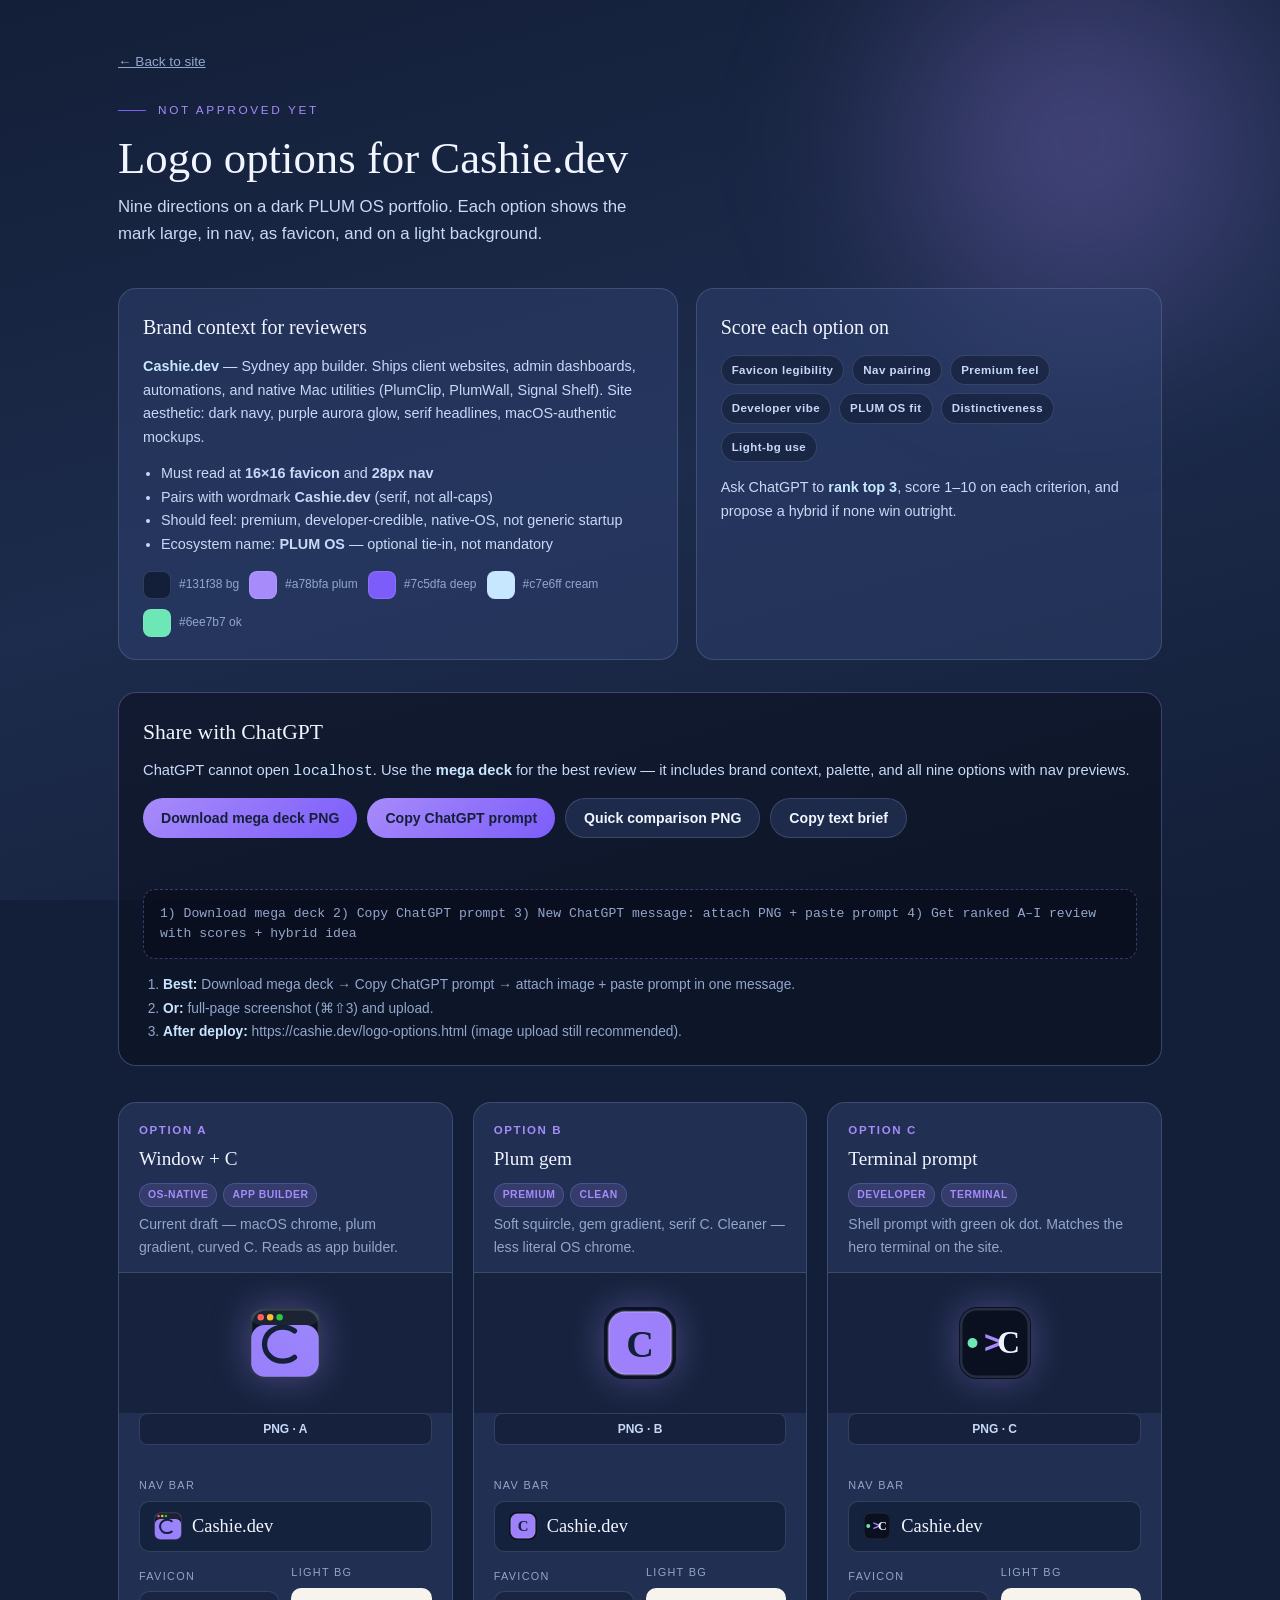
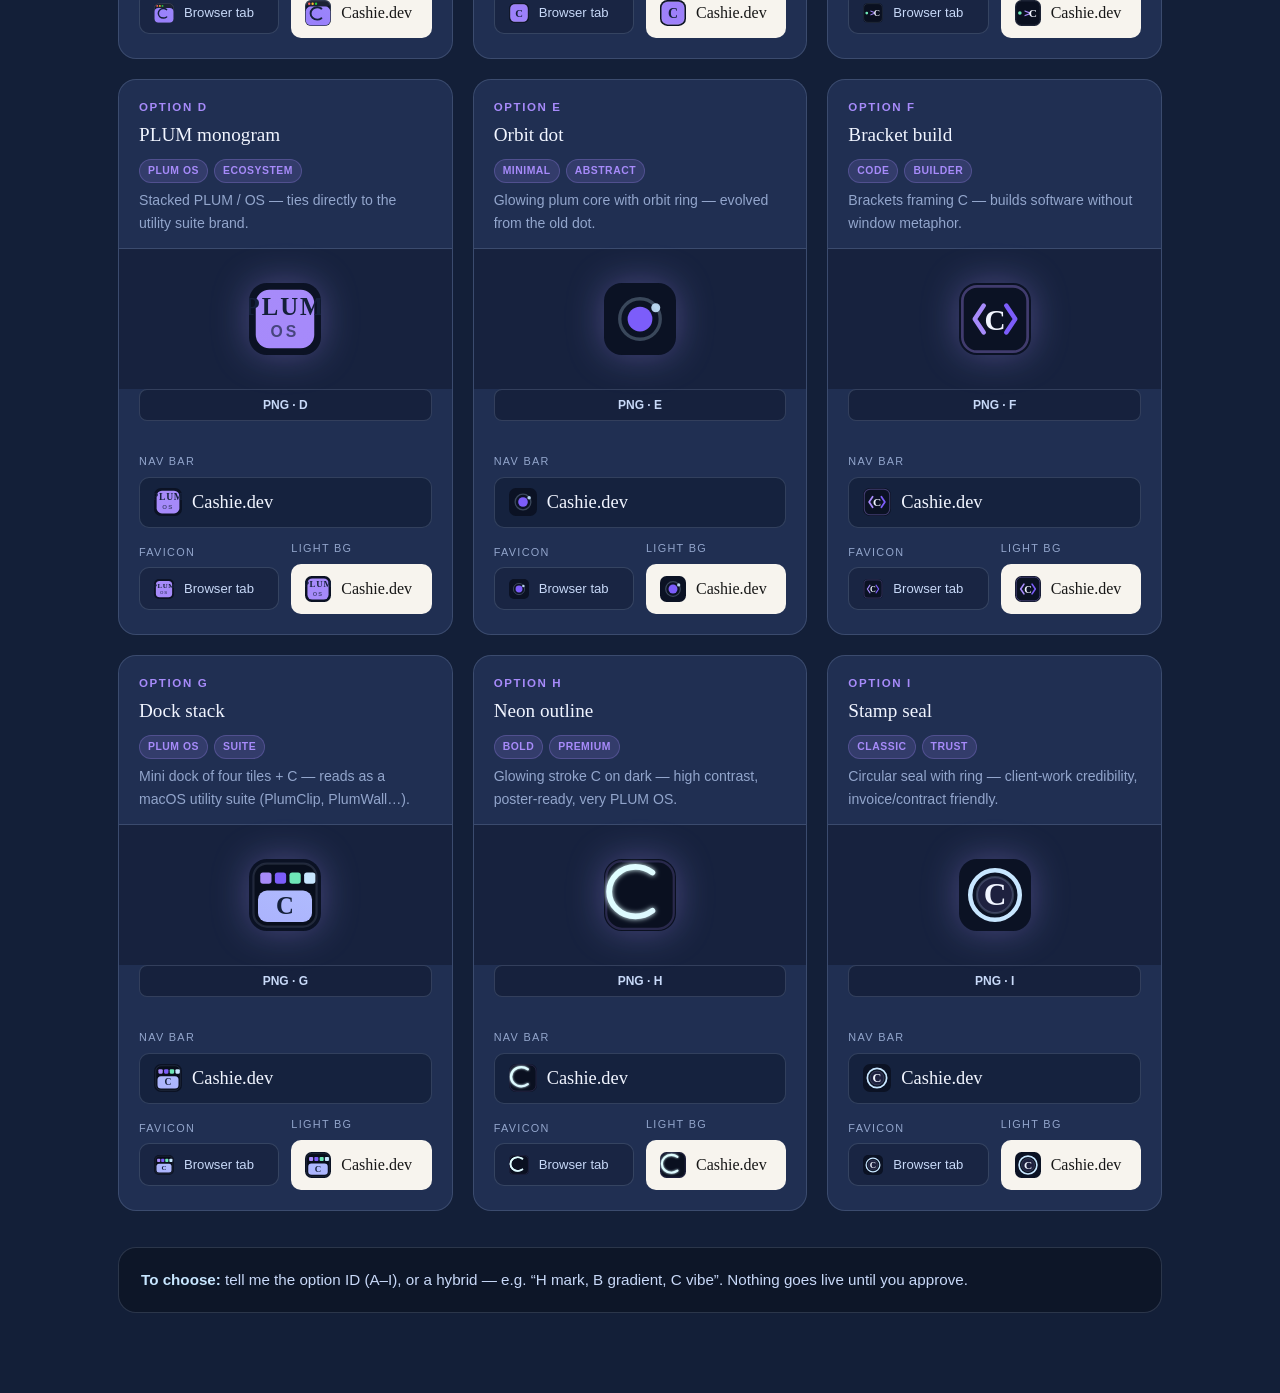
<file: logo-options.html>
<!DOCTYPE html>
<html lang="en">
<head>
  <meta charset="UTF-8">
  <meta name="viewport" content="width=device-width, initial-scale=1.0">
  <title>Logo options — Cashie.dev</title>
  <meta name="robots" content="noindex, nofollow">
  <link rel="icon" href="assets/logo-mark.svg" type="image/svg+xml">
  <style>
    :root {
      --bg: #131f38;
      --bg-soft: #1d2b4c;
      --panel: rgba(50, 70, 120, 0.42);
      --panel-line: rgba(200, 220, 255, 0.16);
      --ink: #f1f5ff;
      --ink-soft: #c8d9f8;
      --ink-mute: #93a6cc;
      --plum: #a78bfa;
      --plum-deep: #7c5dfa;
      --cyan: #e0ffff;
      --cream: #c7e6ff;
      --green: #6ee7b7;
      --radius: 18px;
      --serif: "Iowan Old Style", "Palatino Linotype", Palatino, "Book Antiqua", Georgia, serif;
      --sans: ui-sans-serif, -apple-system, BlinkMacSystemFont, "Segoe UI", Helvetica, Arial, sans-serif;
      --mono: "SF Mono", ui-monospace, Menlo, Consolas, monospace;
    }

    * { box-sizing: border-box; margin: 0; padding: 0; }
    body {
      font-family: var(--sans);
      background: var(--bg);
      color: var(--ink);
      line-height: 1.6;
      min-height: 100vh;
    }

    .aurora {
      position: fixed; inset: 0; z-index: -1; pointer-events: none;
      background: linear-gradient(165deg, var(--bg) 0%, var(--bg-soft) 52%, var(--bg) 100%);
    }
    .aurora::after {
      content: "";
      position: absolute;
      width: 640px; height: 640px; top: -180px; right: -120px;
      border-radius: 50%;
      background: radial-gradient(circle, rgba(167, 139, 250, 0.35), transparent 62%);
      filter: blur(60px);
    }

    .wrap { max-width: 1100px; margin: 0 auto; padding: 48px 28px 80px; }

    .eyebrow {
      font-size: 0.74rem; letter-spacing: 0.22em; text-transform: uppercase;
      color: var(--plum); margin-bottom: 14px;
      display: flex; align-items: center; gap: 12px;
    }
    .eyebrow::before { content: ""; width: 28px; height: 1px; background: var(--plum-deep); }

    h1 {
      font-family: var(--serif);
      font-size: clamp(2rem, 4vw, 2.8rem);
      font-weight: 500;
      line-height: 1.08;
      margin-bottom: 12px;
    }

    .lede {
      color: var(--ink-soft);
      max-width: 58ch;
      margin-bottom: 40px;
      font-size: 1.05rem;
    }

    .grid {
      display: grid;
      grid-template-columns: repeat(auto-fill, minmax(300px, 1fr));
      gap: 20px;
    }

    .option {
      border: 1px solid var(--panel-line);
      border-radius: var(--radius);
      background: var(--panel);
      overflow: hidden;
      transition: border-color 0.2s ease, transform 0.2s ease;
    }

    .option:hover {
      border-color: rgba(167, 139, 250, 0.45);
      transform: translateY(-3px);
    }

    .option-head {
      padding: 18px 20px 14px;
      border-bottom: 1px solid var(--panel-line);
    }

    .option-id {
      font-size: 0.72rem;
      letter-spacing: 0.14em;
      text-transform: uppercase;
      color: var(--plum);
      font-weight: 700;
      margin-bottom: 4px;
    }

    .option-name {
      font-family: var(--serif);
      font-size: 1.2rem;
      font-weight: 500;
    }

    .option-note {
      font-size: 0.88rem;
      color: var(--ink-mute);
      margin-top: 6px;
    }

    .option-preview {
      padding: 28px 20px;
      display: flex;
      align-items: center;
      justify-content: center;
      min-height: 140px;
      background: rgba(8, 12, 24, 0.35);
    }

    .option-preview svg {
      width: 72px;
      height: 72px;
      filter: drop-shadow(0 0 18px rgba(167, 139, 250, 0.35));
    }

    .option-context {
      padding: 16px 20px 20px;
      display: grid;
      gap: 12px;
    }

    .ctx-label {
      font-size: 0.68rem;
      letter-spacing: 0.12em;
      text-transform: uppercase;
      color: var(--ink-mute);
      margin-bottom: 6px;
    }

    .ctx-nav {
      display: flex;
      align-items: center;
      gap: 10px;
      padding: 10px 14px;
      border-radius: 10px;
      background: rgba(19, 31, 56, 0.75);
      border: 1px solid var(--panel-line);
    }

    .ctx-nav svg { width: 28px; height: 28px; flex-shrink: 0; }
    .ctx-nav span {
      font-family: var(--serif);
      font-size: 1.15rem;
    }

    .ctx-row {
      display: flex;
      gap: 12px;
      align-items: center;
    }

    .ctx-favicon {
      display: flex;
      align-items: center;
      gap: 10px;
      padding: 10px 14px;
      border-radius: 10px;
      border: 1px solid var(--panel-line);
      background: rgba(8, 12, 24, 0.25);
    }

    .ctx-favicon svg { width: 20px; height: 20px; }
    .ctx-favicon span { font-size: 0.82rem; color: var(--ink-soft); }

    .ctx-light {
      padding: 12px 14px;
      border-radius: 10px;
      background: #f7f4ee;
      display: flex;
      align-items: center;
      gap: 10px;
    }

    .ctx-light svg { width: 26px; height: 26px; }
    .ctx-light span { font-family: var(--serif); color: #171717; font-size: 1rem; }

    .pick-hint {
      margin-top: 36px;
      padding: 20px 22px;
      border-radius: var(--radius);
      border: 1px solid var(--panel-line);
      background: rgba(8, 12, 24, 0.45);
      color: var(--ink-soft);
      font-size: 0.95rem;
    }

    .pick-hint strong { color: var(--cream); }

    .back {
      display: inline-flex;
      margin-bottom: 28px;
      font-size: 0.85rem;
      color: var(--ink-mute);
    }
    .back:hover { color: var(--plum); }

    .share-box {
      margin-bottom: 36px;
      padding: 22px 24px;
      border-radius: var(--radius);
      border: 1px solid rgba(167, 139, 250, 0.35);
      background: rgba(8, 12, 24, 0.5);
    }

    .share-box h2 {
      font-family: var(--serif);
      font-size: 1.35rem;
      font-weight: 500;
      margin-bottom: 10px;
    }

    .share-box p { color: var(--ink-soft); font-size: 0.92rem; margin-bottom: 14px; }

    .share-actions {
      display: flex;
      flex-wrap: wrap;
      gap: 10px;
      margin-bottom: 16px;
    }

    .share-btn {
      display: inline-flex;
      align-items: center;
      gap: 8px;
      padding: 11px 18px;
      border-radius: 999px;
      border: 1px solid var(--panel-line);
      background: var(--panel);
      color: var(--ink);
      font-size: 0.88rem;
      font-weight: 600;
      cursor: pointer;
      font-family: inherit;
      transition: border-color 0.2s ease, transform 0.2s ease;
    }

    .share-btn:hover { border-color: var(--plum); transform: translateY(-2px); }
    .share-btn.primary {
      border: none;
      background: linear-gradient(135deg, var(--plum), var(--plum-deep));
      color: #14203a;
    }

    .share-steps {
      margin: 0;
      padding-left: 20px;
      color: var(--ink-mute);
      font-size: 0.86rem;
      line-height: 1.7;
    }

    .share-steps strong { color: var(--cream); }

    .share-toast {
      min-height: 1.4em;
      font-size: 0.85rem;
      color: var(--green);
      font-weight: 600;
    }

    .option-actions {
      display: flex;
      gap: 8px;
      padding: 0 20px 16px;
    }

    .option-actions button {
      flex: 1;
      padding: 8px 10px;
      border-radius: 8px;
      border: 1px solid var(--panel-line);
      background: rgba(8, 12, 24, 0.35);
      color: var(--ink-soft);
      font-size: 0.75rem;
      font-weight: 600;
      cursor: pointer;
      font-family: inherit;
    }

    .option-actions button:hover { border-color: var(--plum); color: var(--ink); }

    #exportSheet, #exportMega { display: none; }

    .brand-board {
      display: grid;
      grid-template-columns: 1.2fr 1fr;
      gap: 18px;
      margin-bottom: 32px;
    }
    @media (max-width: 760px) { .brand-board { grid-template-columns: 1fr; } }

    .board-card {
      padding: 22px 24px;
      border-radius: var(--radius);
      border: 1px solid var(--panel-line);
      background: var(--panel);
    }

    .board-card h2 {
      font-family: var(--serif);
      font-size: 1.25rem;
      font-weight: 500;
      margin-bottom: 12px;
    }

    .board-card p, .board-card li {
      color: var(--ink-soft);
      font-size: 0.9rem;
      line-height: 1.65;
    }

    .board-card ul { margin: 0; padding-left: 18px; }

    .swatches {
      display: flex;
      flex-wrap: wrap;
      gap: 10px;
      margin-top: 14px;
    }

    .swatch {
      display: flex;
      align-items: center;
      gap: 8px;
      font-size: 0.75rem;
      color: var(--ink-mute);
    }

    .swatch i {
      width: 28px;
      height: 28px;
      border-radius: 8px;
      border: 1px solid var(--panel-line);
      flex-shrink: 0;
    }

    .criteria {
      display: flex;
      flex-wrap: wrap;
      gap: 8px;
      margin-top: 12px;
    }

    .criteria span {
      font-size: 0.72rem;
      font-weight: 600;
      letter-spacing: 0.04em;
      padding: 5px 10px;
      border-radius: 999px;
      border: 1px solid var(--panel-line);
      color: var(--ink-soft);
      background: rgba(8, 12, 24, 0.35);
    }

    .option-tags {
      display: flex;
      flex-wrap: wrap;
      gap: 6px;
      margin-top: 8px;
    }

    .option-tags span {
      font-size: 0.65rem;
      font-weight: 700;
      letter-spacing: 0.05em;
      text-transform: uppercase;
      padding: 3px 8px;
      border-radius: 999px;
      background: rgba(167, 139, 250, 0.15);
      color: var(--plum);
      border: 1px solid rgba(167, 139, 250, 0.25);
    }

    .prompt-box {
      margin-top: 14px;
      padding: 14px 16px;
      border-radius: 12px;
      background: rgba(8, 12, 24, 0.55);
      border: 1px dashed rgba(167, 139, 250, 0.35);
      font-size: 0.82rem;
      color: var(--ink-mute);
      line-height: 1.55;
      font-family: var(--mono);
    }
  </style>
</head>
<body>
  <div class="aurora" aria-hidden="true"></div>
  <div class="wrap">
    <a class="back" href="index.html">← Back to site</a>
    <p class="eyebrow">Not approved yet</p>
    <h1>Logo options for Cashie.dev</h1>
    <p class="lede">Nine directions on a dark PLUM OS portfolio. Each option shows the mark large, in nav, as favicon, and on a light background.</p>

    <div class="brand-board">
      <div class="board-card">
        <h2>Brand context for reviewers</h2>
        <p><strong style="color:var(--cream)">Cashie.dev</strong> — Sydney app builder. Ships client websites, admin dashboards, automations, and native Mac utilities (PlumClip, PlumWall, Signal Shelf). Site aesthetic: dark navy, purple aurora glow, serif headlines, macOS-authentic mockups.</p>
        <ul style="margin-top:12px">
          <li>Must read at <strong>16×16 favicon</strong> and <strong>28px nav</strong></li>
          <li>Pairs with wordmark <strong>Cashie.dev</strong> (serif, not all-caps)</li>
          <li>Should feel: premium, developer-credible, native-OS, not generic startup</li>
          <li>Ecosystem name: <strong>PLUM OS</strong> — optional tie-in, not mandatory</li>
        </ul>
        <div class="swatches" aria-label="Palette">
          <div class="swatch"><i style="background:#131f38"></i>#131f38 bg</div>
          <div class="swatch"><i style="background:#a78bfa"></i>#a78bfa plum</div>
          <div class="swatch"><i style="background:#7c5dfa"></i>#7c5dfa deep</div>
          <div class="swatch"><i style="background:#c7e6ff"></i>#c7e6ff cream</div>
          <div class="swatch"><i style="background:#6ee7b7"></i>#6ee7b7 ok</div>
        </div>
      </div>
      <div class="board-card">
        <h2>Score each option on</h2>
        <div class="criteria">
          <span>Favicon legibility</span>
          <span>Nav pairing</span>
          <span>Premium feel</span>
          <span>Developer vibe</span>
          <span>PLUM OS fit</span>
          <span>Distinctiveness</span>
          <span>Light-bg use</span>
        </div>
        <p style="margin-top:14px">Ask ChatGPT to <strong style="color:var(--cream)">rank top 3</strong>, score 1–10 on each criterion, and propose a hybrid if none win outright.</p>
      </div>
    </div>

    <section class="share-box" aria-labelledby="share-title">
      <h2 id="share-title">Share with ChatGPT</h2>
      <p>ChatGPT cannot open <code style="color:var(--cream)">localhost</code>. Use the <strong style="color:var(--cream)">mega deck</strong> for the best review — it includes brand context, palette, and all nine options with nav previews.</p>
      <div class="share-actions">
        <button type="button" class="share-btn primary" id="btnMega">Download mega deck PNG</button>
        <button type="button" class="share-btn primary" id="btnPrompt">Copy ChatGPT prompt</button>
        <button type="button" class="share-btn" id="btnSheet">Quick comparison PNG</button>
        <button type="button" class="share-btn" id="btnCopy">Copy text brief</button>
      </div>
      <p class="share-toast" id="shareToast" aria-live="polite"></p>
      <div class="prompt-box" id="promptPreview">Upload mega deck PNG + paste the copied prompt → ChatGPT ranks A–I with scores and hybrid suggestion.</div>
      <ol class="share-steps" style="margin-top:14px">
        <li><strong>Best:</strong> Download mega deck → Copy ChatGPT prompt → attach image + paste prompt in one message.</li>
        <li><strong>Or:</strong> full-page screenshot (⌘⇧3) and upload.</li>
        <li><strong>After deploy:</strong> https://cashie.dev/logo-options.html (image upload still recommended).</li>
      </ol>
    </section>

    <div class="grid" id="options"></div>
    <canvas id="exportSheet" width="1200" height="1200" aria-hidden="true"></canvas>
    <canvas id="exportMega" width="2400" height="4200" aria-hidden="true"></canvas>

    <p class="pick-hint"><strong>To choose:</strong> tell me the option ID (A–I), or a hybrid — e.g. “H mark, B gradient, C vibe”. Nothing goes live until you approve.</p>
  </div>

  <script>
  (function () {
    "use strict";

    var logos = [
      { id: "A", name: "Window + C", tags: ["OS-native", "App builder"],
        note: "Current draft — macOS chrome, plum gradient, curved C. Reads as app builder.",
        svg: '<svg xmlns="http://www.w3.org/2000/svg" viewBox="0 0 32 32" fill="none"><defs><linearGradient id="a-bg" x1="6" y1="30" x2="28" y2="6"><stop stop-color="#a78bfa"/><stop offset=".55" stop-color="#7c5dfa"/><stop offset="1" stop-color="#c7e6ff"/></linearGradient><linearGradient id="a-sh" x1="16" y1="8" x2="16" y2="30"><stop stop-color="#fff" stop-opacity=".22"/><stop offset="1" stop-color="#fff" stop-opacity="0"/></linearGradient></defs><rect width="32" height="32" rx="7.5" fill="#0b1224"/><rect x=".75" y=".75" width="30.5" height="30.5" rx="6.75" stroke="rgba(200,220,255,.18)" stroke-width="1.5"/><rect x="1" y="1" width="30" height="7.5" rx="6.5" fill="rgba(255,255,255,.07)"/><circle cx="5.2" cy="4.6" r="1.45" fill="#ff5f57"/><circle cx="9.4" cy="4.6" r="1.45" fill="#febc2e"/><circle cx="13.6" cy="4.6" r="1.45" fill="#28c840"/><rect x="1" y="8" width="30" height="23" rx="6" fill="url(#a-bg)"/><rect x="1" y="8" width="30" height="23" rx="6" fill="url(#a-sh)"/><path d="M20.2 22.4c-1.5 1.1-3.3 1.7-5.2 1.7-4.5 0-8.1-3.4-8.1-7.6s3.6-7.6 8.1-7.6c1.9 0 3.7.6 5.2 1.7" stroke="#14203a" stroke-width="2.35" stroke-linecap="round"/></svg>' },
      { id: "B", name: "Plum gem", tags: ["Premium", "Clean"],
        note: "Soft squircle, gem gradient, serif C. Cleaner — less literal OS chrome.",
        svg: '<svg xmlns="http://www.w3.org/2000/svg" viewBox="0 0 32 32" fill="none"><defs><linearGradient id="b-g" x1="4" y1="28" x2="28" y2="4"><stop stop-color="#c7e6ff"/><stop offset=".35" stop-color="#a78bfa"/><stop offset="1" stop-color="#7c5dfa"/></linearGradient></defs><rect width="32" height="32" rx="9" fill="#0b1224"/><rect x="2" y="2" width="28" height="28" rx="7.5" fill="url(#b-g)"/><rect x="2" y="2" width="28" height="28" rx="7.5" stroke="rgba(255,255,255,.2)" stroke-width="1"/><text x="16" y="22" font-family="Georgia, serif" font-size="17" font-weight="600" fill="#14203a" text-anchor="middle">C</text></svg>' },
      { id: "C", name: "Terminal prompt", tags: ["Developer", "Terminal"],
        note: "Shell prompt with green ok dot. Matches the hero terminal on the site.",
        svg: '<svg xmlns="http://www.w3.org/2000/svg" viewBox="0 0 32 32" fill="none"><rect width="32" height="32" rx="8" fill="#0a1020"/><rect x="1" y="1" width="30" height="30" rx="7" stroke="rgba(200,220,255,.14)" stroke-width="1.2"/><circle cx="6" cy="16" r="2.2" fill="#6ee7b7"/><text x="11" y="20.5" font-family="Menlo, Consolas, monospace" font-size="14" font-weight="700" fill="#a78bfa">&gt;</text><text x="17" y="20.5" font-family="Georgia, serif" font-size="14" font-weight="600" fill="#f1f5ff">C</text></svg>' },
      { id: "D", name: "PLUM monogram", tags: ["PLUM OS", "Ecosystem"],
        note: "Stacked PLUM / OS — ties directly to the utility suite brand.",
        svg: '<svg xmlns="http://www.w3.org/2000/svg" viewBox="0 0 32 32" fill="none"><defs><linearGradient id="d-g" x1="0" y1="0" x2="32" y2="32"><stop stop-color="#a78bfa"/><stop offset="1" stop-color="#7c5dfa"/></linearGradient></defs><rect width="32" height="32" rx="8" fill="#0b1224"/><rect x="3" y="3" width="26" height="26" rx="6" fill="url(#d-g)"/><text x="16" y="14" font-family="Georgia, serif" font-size="11" font-weight="700" fill="#14203a" text-anchor="middle" letter-spacing="0.08em">PLUM</text><text x="16" y="24" font-family="ui-sans-serif, sans-serif" font-size="7" font-weight="800" fill="rgba(20,32,58,.65)" text-anchor="middle" letter-spacing="0.2em">OS</text></svg>' },
      { id: "E", name: "Orbit dot", tags: ["Minimal", "Abstract"],
        note: "Glowing plum core with orbit ring — evolved from the old dot.",
        svg: '<svg xmlns="http://www.w3.org/2000/svg" viewBox="0 0 32 32" fill="none"><defs><radialGradient id="e-core" cx="0" cy="0" r="1" gradientTransform="matrix(0 10 -10 0 16 16)"><stop stop-color="#e0ffff"/><stop offset=".45" stop-color="#a78bfa"/><stop offset="1" stop-color="#7c5dfa"/></radialGradient></defs><rect width="32" height="32" rx="8" fill="#0b1224"/><circle cx="16" cy="16" r="9" stroke="rgba(199,230,255,.25)" stroke-width="1.5" fill="none"/><circle cx="16" cy="16" r="5.5" fill="url(#e-core)"/><circle cx="23" cy="11" r="2" fill="#c7e6ff" opacity=".9"/></svg>' },
      { id: "F", name: "Bracket build", tags: ["Code", "Builder"],
        note: "Brackets framing C — builds software without window metaphor.",
        svg: '<svg xmlns="http://www.w3.org/2000/svg" viewBox="0 0 32 32" fill="none"><rect width="32" height="32" rx="8" fill="#0b1224"/><rect x="1.5" y="1.5" width="29" height="29" rx="6.5" stroke="rgba(167,139,250,.35)" stroke-width="1.2"/><path d="M11 10 L7 16 L11 22" stroke="#a78bfa" stroke-width="2" stroke-linecap="round" stroke-linejoin="round"/><path d="M21 10 L25 16 L21 22" stroke="#7c5dfa" stroke-width="2" stroke-linecap="round" stroke-linejoin="round"/><text x="16" y="21" font-family="Georgia, serif" font-size="13" font-weight="600" fill="#f1f5ff" text-anchor="middle">C</text></svg>' },
      { id: "G", name: "Dock stack", tags: ["PLUM OS", "Suite"],
        note: "Mini dock of four tiles + C — reads as a macOS utility suite (PlumClip, PlumWall…).",
        svg: '<svg xmlns="http://www.w3.org/2000/svg" viewBox="0 0 32 32" fill="none"><defs><linearGradient id="g-d" x1="8" y1="28" x2="24" y2="8"><stop stop-color="#7c5dfa"/><stop offset="1" stop-color="#c7e6ff"/></linearGradient></defs><rect width="32" height="32" rx="8" fill="#0b1224"/><rect x="2" y="2" width="28" height="28" rx="6" fill="rgba(8,12,24,.6)" stroke="rgba(200,220,255,.12)"/><rect x="5" y="6" width="5" height="5" rx="1.2" fill="#a78bfa"/><rect x="11.5" y="6" width="5" height="5" rx="1.2" fill="#7c5dfa"/><rect x="18" y="6" width="5" height="5" rx="1.2" fill="#6ee7b7"/><rect x="24.5" y="6" width="5" height="5" rx="1.2" fill="#c7e6ff"/><rect x="4" y="14" width="24" height="14" rx="4" fill="url(#g-d)"/><text x="16" y="24.5" font-family="Georgia,serif" font-size="11" font-weight="700" fill="#14203a" text-anchor="middle">C</text></svg>' },
      { id: "H", name: "Neon outline", tags: ["Bold", "Premium"],
        note: "Glowing stroke C on dark — high contrast, poster-ready, very PLUM OS.",
        svg: '<svg xmlns="http://www.w3.org/2000/svg" viewBox="0 0 32 32" fill="none"><defs><linearGradient id="h-g" x1="0" y1="0" x2="32" y2="32"><stop stop-color="#e0ffff"/><stop offset=".5" stop-color="#a78bfa"/><stop offset="1" stop-color="#7c5dfa"/></linearGradient><filter id="h-bl" x="-20%" y="-20%" width="140%" height="140%"><feGaussianBlur stdDeviation="1.2" result="b"/><feMerge><feMergeNode in="b"/><feMergeNode in="SourceGraphic"/></feMerge></filter></defs><rect width="32" height="32" rx="8" fill="#0a1020"/><rect x="1" y="1" width="30" height="30" rx="7" stroke="rgba(167,139,250,.2)"/><path filter="url(#h-bl)" d="M21.5 23c-2.2 1.6-4.8 2.5-7.5 2.5-6.5 0-11.7-4.9-11.7-11s5.2-11 11.7-11c2.7 0 5.3.9 7.5 2.5" stroke="url(#h-g)" stroke-width="2.6" stroke-linecap="round" fill="none"/></svg>' },
      { id: "I", name: "Stamp seal", tags: ["Classic", "Trust"],
        note: "Circular seal with ring — client-work credibility, invoice/contract friendly.",
        svg: '<svg xmlns="http://www.w3.org/2000/svg" viewBox="0 0 32 32" fill="none"><defs><linearGradient id="i-r" x1="16" y1="4" x2="16" y2="28"><stop stop-color="#c7e6ff"/><stop offset="1" stop-color="#7c5dfa"/></linearGradient></defs><rect width="32" height="32" rx="8" fill="#0b1224"/><circle cx="16" cy="16" r="11" stroke="url(#i-r)" stroke-width="2" fill="none"/><circle cx="16" cy="16" r="8" stroke="rgba(200,220,255,.2)" stroke-width="1" fill="rgba(167,139,250,.12)"/><text x="16" y="20.5" font-family="Georgia,serif" font-size="14" font-weight="700" fill="#f1f5ff" text-anchor="middle">C</text></svg>' }
    ];

    function tagsHtml(tags) {
      if (!tags || !tags.length) return "";
      return '<div class="option-tags">' + tags.map(function (t) {
        return "<span>" + t + "</span>";
      }).join("") + "</div>";
    }

    function card(logo, index) {
      return (
        '<article class="option" data-index="' + index + '">' +
          '<div class="option-head">' +
            '<div class="option-id">Option ' + logo.id + '</div>' +
            '<div class="option-name">' + logo.name + '</div>' +
            tagsHtml(logo.tags) +
            '<p class="option-note">' + logo.note + '</p>' +
          '</div>' +
          '<div class="option-preview">' + logo.svg + '</div>' +
          '<div class="option-actions">' +
            '<button type="button" data-dl="' + index + '">PNG · ' + logo.id + '</button>' +
          '</div>' +
          '<div class="option-context">' +
            '<div><div class="ctx-label">Nav bar</div>' +
              '<div class="ctx-nav">' + logo.svg + '<span>Cashie.dev</span></div></div>' +
            '<div class="ctx-row">' +
              '<div style="flex:1"><div class="ctx-label">Favicon</div>' +
                '<div class="ctx-favicon">' + logo.svg + '<span>Browser tab</span></div></div>' +
              '<div style="flex:1"><div class="ctx-label">Light bg</div>' +
                '<div class="ctx-light">' + logo.svg + '<span>Cashie.dev</span></div></div>' +
            '</div>' +
          '</div>' +
        '</article>'
      );
    }

    function toast(msg) {
      document.getElementById("shareToast").textContent = msg;
    }

    function chatBrief() {
      var lines = [
        "CASHIE.DEV LOGO REVIEW — 9 options (A–I). Nothing approved yet.",
        "",
        "BRAND: Sydney independent app builder. Dark navy portfolio (#131f38), purple aurora (#a78bfa, #7c5dfa), cream/cyan accents. Builds client websites, admin dashboards, automations, Mac utilities (PlumClip, PlumWall, Signal Shelf). Ecosystem: PLUM OS.",
        "",
        "MARK MUST: work at 16px favicon + 28px nav beside serif wordmark 'Cashie.dev'. Feel premium + developer-credible, not generic SaaS.",
        "",
        "OPTIONS:"
      ];
      logos.forEach(function (l) {
        lines.push(l.id + " · " + l.name + (l.tags ? " [" + l.tags.join(", ") + "]" : "") + " — " + l.note);
      });
      lines.push("");
      lines.push("Pick one ID or propose hybrid. Reply: top 3 ranked with 1–10 scores on favicon, nav pairing, premium feel, developer vibe, PLUM OS fit, distinctiveness.");
      return lines.join("\n");
    }

    function chatPrompt() {
      return [
        "You are a senior brand designer reviewing logo marks for Cashie.dev.",
        "",
        "I'm attaching a mega deck PNG showing 9 options (A–I) with brand context, colour palette, and nav-bar previews on a dark PLUM OS portfolio.",
        "",
        "ABOUT CASHIE: Sydney app builder shipping client websites, admin dashboards, automations, and native Mac utilities. Site is dark navy with purple aurora glow, serif headlines, macOS-authentic UI mockups. Related product line: PLUM OS (PlumClip, PlumWall, etc.).",
        "",
        "PALETTE: bg #131f38 · plum #a78bfa · deep #7c5dfa · cream #c7e6ff · ok green #6ee7b7",
        "",
        "TASK:",
        "1) Rank your top 3 options (A–I) with brief rationale each",
        "2) Score EVERY option 1–10 on: favicon legibility, nav pairing with 'Cashie.dev', premium feel, developer credibility, PLUM OS ecosystem fit, distinctiveness, light-background use",
        "3) Call out any that fail at small sizes or look too generic/startup",
        "4) Propose one hybrid (e.g. 'H glow + B gradient + G dock idea') if no single winner",
        "5) Say what you'd change before final approval",
        "",
        "Be direct and opinionated. The client has not approved any option yet."
      ].join("\n");
    }

    function svgToImage(svg, size) {
      return new Promise(function (resolve, reject) {
        var blob = new Blob([svg], { type: "image/svg+xml;charset=utf-8" });
        var url = URL.createObjectURL(blob);
        var img = new Image();
        img.onload = function () {
          var c = document.createElement("canvas");
          c.width = size;
          c.height = size;
          var ctx = c.getContext("2d");
          ctx.drawImage(img, 0, 0, size, size);
          URL.revokeObjectURL(url);
          resolve(c);
        };
        img.onerror = reject;
        img.src = url;
      });
    }

    function downloadCanvas(canvas, name) {
      canvas.toBlob(function (blob) {
        var a = document.createElement("a");
        a.href = URL.createObjectURL(blob);
        a.download = name;
        a.click();
        URL.revokeObjectURL(a.href);
      }, "image/png");
    }

    function drawBg(ctx, w, h) {
      ctx.fillStyle = "#131f38";
      ctx.fillRect(0, 0, w, h);
      var g = ctx.createRadialGradient(w * 0.85, h * 0.05, 0, w * 0.85, h * 0.05, w * 0.45);
      g.addColorStop(0, "rgba(167,139,250,0.22)");
      g.addColorStop(1, "transparent");
      ctx.fillStyle = g;
      ctx.fillRect(0, 0, w, h);
    }

    function drawPalette(ctx, x, y) {
      var colors = [["#131f38", "bg"], ["#a78bfa", "plum"], ["#7c5dfa", "deep"], ["#c7e6ff", "cream"], ["#6ee7b7", "ok"]];
      colors.forEach(function (c, i) {
        var px = x + i * 130;
        ctx.fillStyle = c[0];
        roundRect(ctx, px, y, 36, 36, 8);
        ctx.fill();
        ctx.strokeStyle = "rgba(200,220,255,0.2)";
        ctx.lineWidth = 1;
        ctx.stroke();
        ctx.fillStyle = "#93a6cc";
        ctx.font = "13px ui-sans-serif";
        ctx.fillText(c[0] + " " + c[1], px + 44, y + 22);
      });
    }

    function drawNavPreview(ctx, x, y, w, tile, label) {
      ctx.fillStyle = "rgba(19,31,56,0.85)";
      roundRect(ctx, x, y, w, 44, 10);
      ctx.fill();
      ctx.strokeStyle = "rgba(200,220,255,0.14)";
      ctx.stroke();
      ctx.drawImage(tile, x + 12, y + 8, 28, 28);
      ctx.fillStyle = "#f1f5ff";
      ctx.font = "600 18px Georgia, serif";
      ctx.fillText(label, x + 48, y + 28);
    }

    function drawOptionCell(ctx, l, tile, x, y, w, h, scale) {
      scale = scale || 1;
      ctx.fillStyle = "rgba(50,70,120,0.42)";
      ctx.strokeStyle = "rgba(200,220,255,0.16)";
      ctx.lineWidth = 2 * scale;
      roundRect(ctx, x, y, w, h, 14 * scale);
      ctx.fill();
      ctx.stroke();

      var iconSize = 100 * scale;
      ctx.drawImage(tile, x + 20 * scale, y + 18 * scale, iconSize, iconSize);

      ctx.fillStyle = "#a78bfa";
      ctx.font = "700 " + (13 * scale) + "px ui-sans-serif";
      ctx.fillText("OPTION " + l.id, x + 20 * scale, y + (130 * scale));
      ctx.fillStyle = "#f1f5ff";
      ctx.font = "600 " + (18 * scale) + "px Georgia, serif";
      ctx.fillText(l.name, x + 20 * scale, y + (154 * scale));
      if (l.tags) {
        ctx.fillStyle = "#c8d9f8";
        ctx.font = "600 " + (11 * scale) + "px ui-sans-serif";
        ctx.fillText(l.tags.join(" · "), x + 20 * scale, y + (174 * scale));
      }
      ctx.fillStyle = "#93a6cc";
      ctx.font = (12 * scale) + "px ui-sans-serif";
      wrapText(ctx, l.note, x + 20 * scale, y + (194 * scale), w - 40 * scale, 16 * scale);

      drawNavPreview(ctx, x + 20 * scale, y + h - 56 * scale, w - 40 * scale, tile, "Cashie.dev");
    }

    function drawSheet() {
      var canvas = document.getElementById("exportSheet");
      var ctx = canvas.getContext("2d");
      var cols = 3, rows = 3, pad = 36;
      var cellW = (canvas.width - pad * 2) / cols;
      var cellH = (canvas.height - pad * 2 - 50) / rows;
      drawBg(ctx, canvas.width, canvas.height);
      ctx.fillStyle = "#f1f5ff";
      ctx.font = "600 26px Georgia, serif";
      ctx.fillText("Cashie.dev — 9 logo options (A–I)", pad, 32);
      return Promise.all(logos.map(function (l, i) {
        return svgToImage(l.svg, 256).then(function (tile) {
          var col = i % cols, row = Math.floor(i / cols);
          drawOptionCell(ctx, l, tile, pad + col * cellW + 6, 48 + row * cellH, cellW - 12, cellH - 8, 0.85);
        });
      }));
    }

    function drawMega() {
      var canvas = document.getElementById("exportMega");
      var ctx = canvas.getContext("2d");
      var pad = 56;
      drawBg(ctx, canvas.width, canvas.height);

      ctx.fillStyle = "#f1f5ff";
      ctx.font = "600 52px Georgia, serif";
      ctx.fillText("Cashie.dev — logo review deck", pad, 72);
      ctx.fillStyle = "#a78bfa";
      ctx.font = "700 20px ui-sans-serif";
      ctx.fillText("FOR CHATGPT · 9 OPTIONS A–I · NOT APPROVED", pad, 108);

      ctx.fillStyle = "#c8d9f8";
      ctx.font = "22px ui-sans-serif";
      wrapText(ctx, "Sydney app builder — client websites, dashboards, automations, Mac utilities (PlumClip, PlumWall, Signal Shelf). Dark PLUM OS portfolio. Mark must work at favicon + nav beside serif wordmark Cashie.dev.", pad, 148, canvas.width - pad * 2, 30);

      drawPalette(ctx, pad, 230);

      ctx.fillStyle = "#93a6cc";
      ctx.font = "16px ui-sans-serif";
      ctx.fillText("Score each: favicon · nav pairing · premium · developer · PLUM OS fit · distinct · light-bg", pad, 290);

      var cols = 3, rows = 3;
      var gridTop = 320;
      var cellW = (canvas.width - pad * 2) / cols;
      var cellH = (canvas.height - gridTop - 200) / rows;

      return Promise.all(logos.map(function (l, i) {
        return svgToImage(l.svg, 512).then(function (tile) {
          var col = i % cols, row = Math.floor(i / cols);
          drawOptionCell(ctx, l, tile, pad + col * cellW + 8, gridTop + row * cellH, cellW - 16, cellH - 10, 1.35);
        });
      })).then(function () {
        var fy = canvas.height - 150;
        ctx.fillStyle = "rgba(8,12,24,0.55)";
        roundRect(ctx, pad, fy, canvas.width - pad * 2, 110, 14);
        ctx.fill();
        ctx.strokeStyle = "rgba(167,139,250,0.35)";
        ctx.stroke();
        ctx.fillStyle = "#f1f5ff";
        ctx.font = "600 20px Georgia, serif";
        ctx.fillText("Ask ChatGPT to: rank top 3 · score all 1–10 · flag small-size failures · propose one hybrid", pad + 20, fy + 36);
        ctx.fillStyle = "#c8d9f8";
        ctx.font = "17px ui-sans-serif";
        ctx.fillText("Reply to client as: Option X, or hybrid (e.g. H glow + B gradient).", pad + 20, fy + 68);
      });
    }

    function roundRect(ctx, x, y, w, h, r) {
      ctx.beginPath();
      ctx.moveTo(x + r, y);
      ctx.arcTo(x + w, y, x + w, y + h, r);
      ctx.arcTo(x + w, y + h, x, y + h, r);
      ctx.arcTo(x, y + h, x, y, r);
      ctx.arcTo(x, y, x + w, y, r);
      ctx.closePath();
    }

    function wrapText(ctx, text, x, y, maxW, lineH) {
      var words = text.split(" ");
      var line = "";
      for (var n = 0; n < words.length; n++) {
        var test = line + words[n] + " ";
        if (ctx.measureText(test).width > maxW && n > 0) {
          ctx.fillText(line, x, y);
          line = words[n] + " ";
          y += lineH;
        } else {
          line = test;
        }
      }
      ctx.fillText(line, x, y);
    }

    document.getElementById("options").innerHTML = logos.map(card).join("");
    document.getElementById("promptPreview").textContent =
      "1) Download mega deck  2) Copy ChatGPT prompt  3) New ChatGPT message: attach PNG + paste prompt  4) Get ranked A–I review with scores + hybrid idea";

    document.getElementById("btnCopy").addEventListener("click", function () {
      navigator.clipboard.writeText(chatBrief()).then(function () {
        toast("Text brief copied.");
      });
    });

    document.getElementById("btnPrompt").addEventListener("click", function () {
      navigator.clipboard.writeText(chatPrompt()).then(function () {
        toast("ChatGPT prompt copied — attach mega deck PNG in same message.");
      });
    });

    document.getElementById("btnSheet").addEventListener("click", function () {
      toast("Generating quick PNG…");
      drawSheet().then(function () {
        downloadCanvas(document.getElementById("exportSheet"), "cashie-logo-quick-A-I.png");
        toast("Downloaded cashie-logo-quick-A-I.png");
      });
    });

    document.getElementById("btnMega").addEventListener("click", function () {
      toast("Generating mega deck (may take a few seconds)…");
      drawMega().then(function () {
        downloadCanvas(document.getElementById("exportMega"), "cashie-logo-MEGA-DECK-for-chatgpt.png");
        toast("Downloaded mega deck — now click Copy ChatGPT prompt and upload both.");
      });
    });

    document.getElementById("options").addEventListener("click", function (e) {
      var btn = e.target.closest("[data-dl]");
      if (!btn) return;
      var i = parseInt(btn.getAttribute("data-dl"), 10);
      var logo = logos[i];
      svgToImage(logo.svg, 512).then(function (c) {
        downloadCanvas(c, "cashie-logo-option-" + logo.id + ".png");
        toast("Downloaded option " + logo.id + " PNG.");
      });
    });
  })();
  </script>
</body>
</html>
</file>
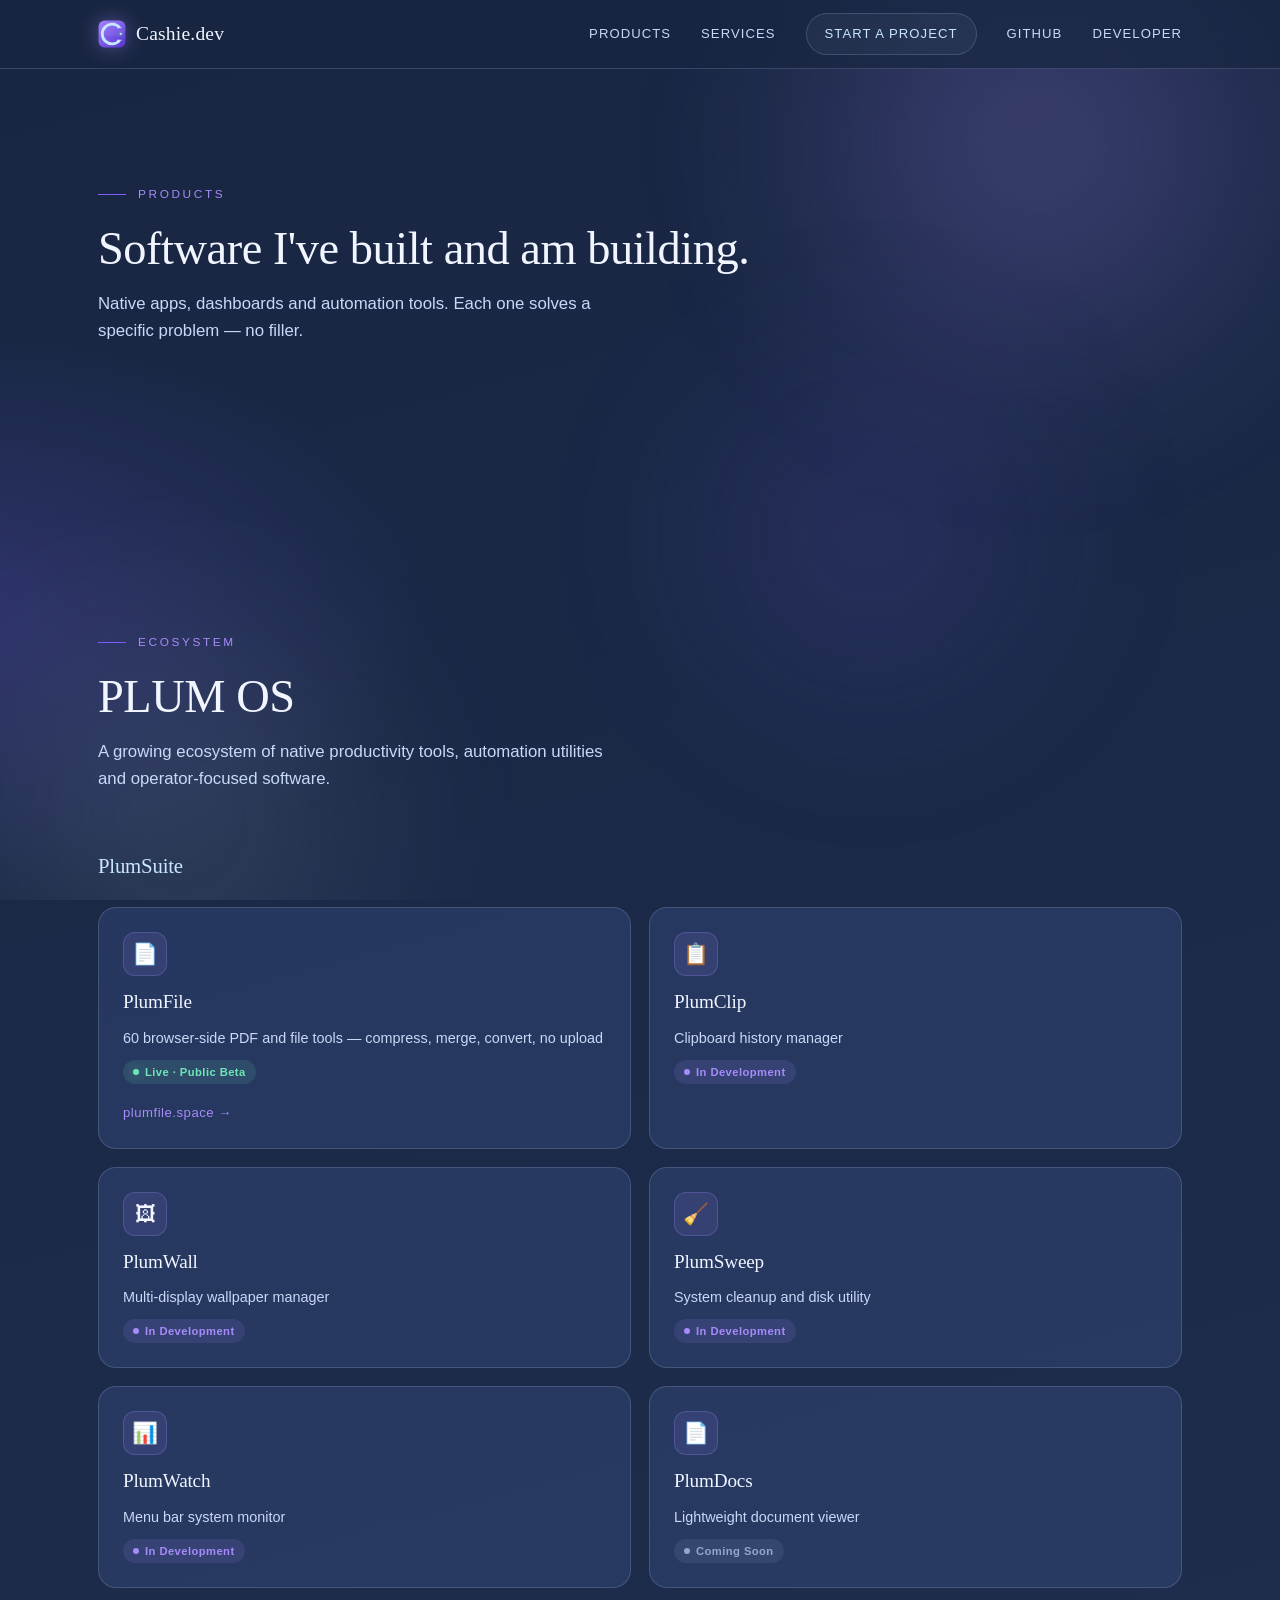
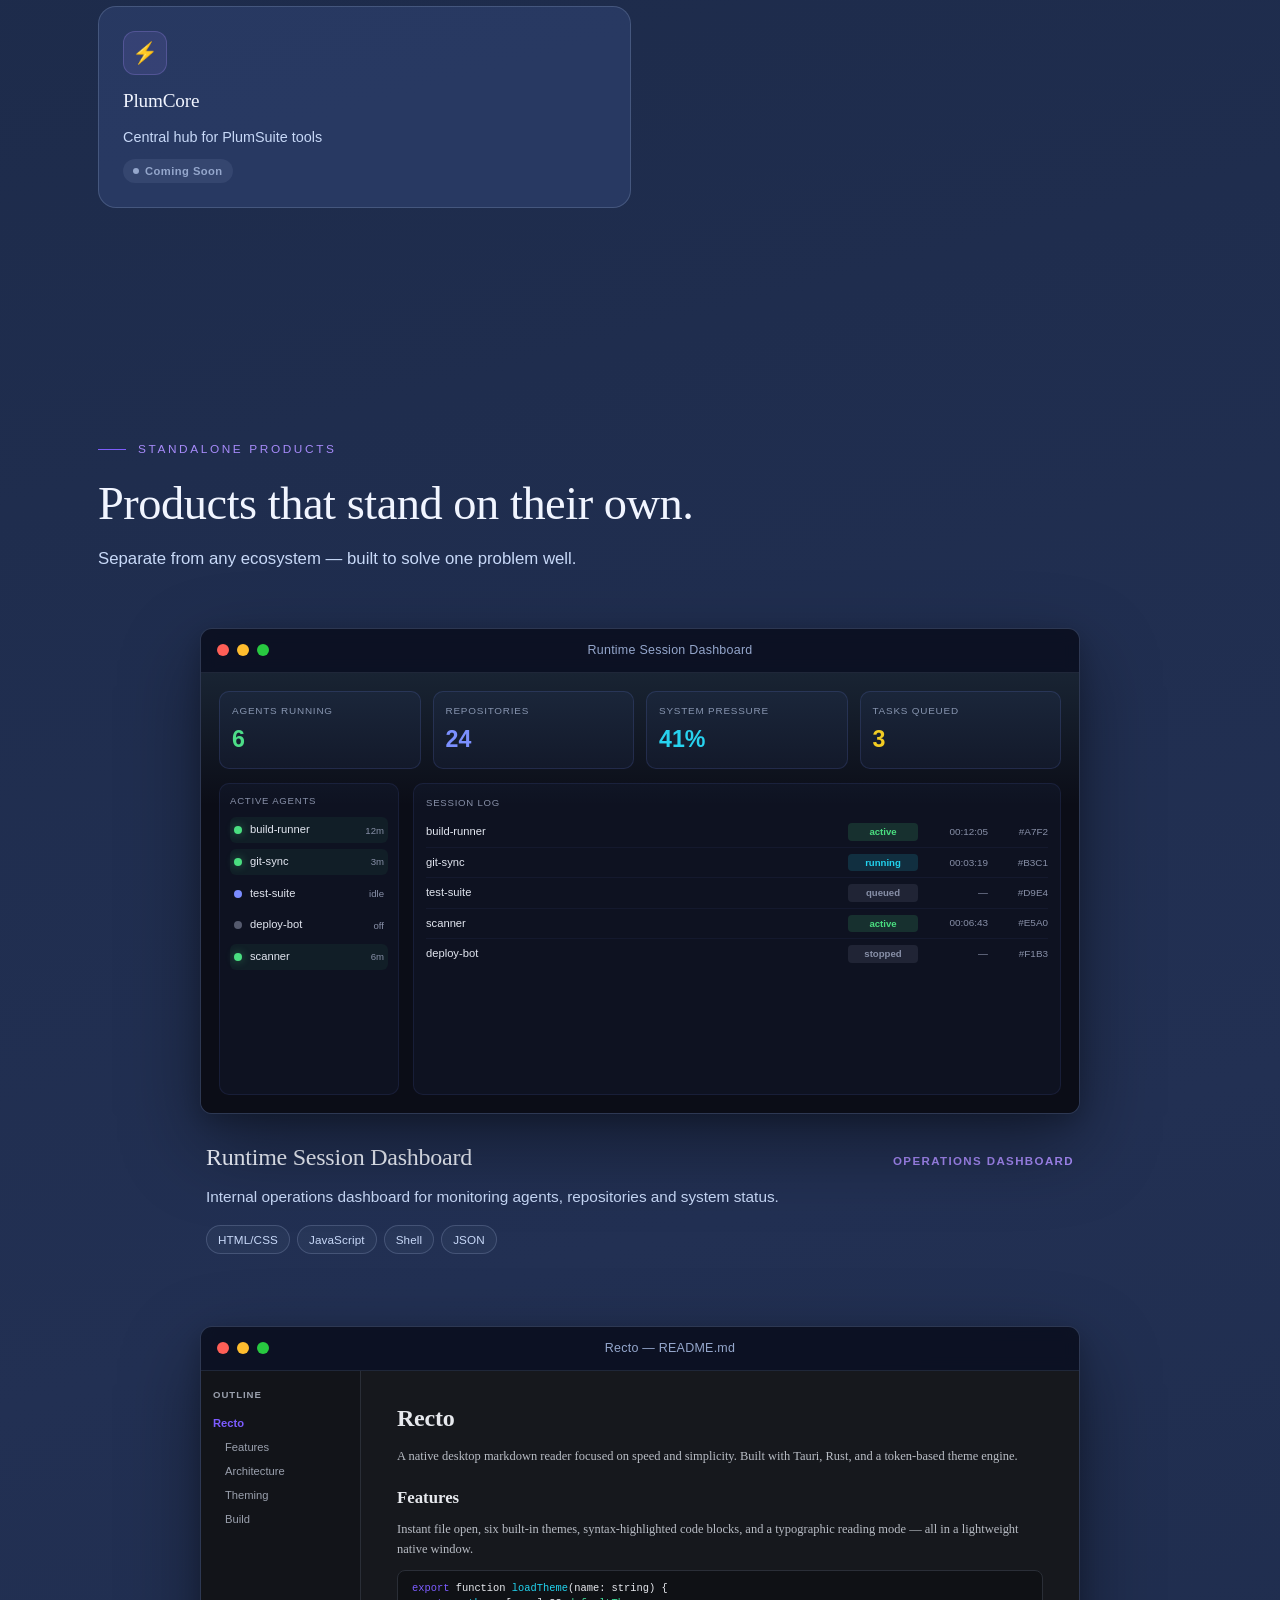
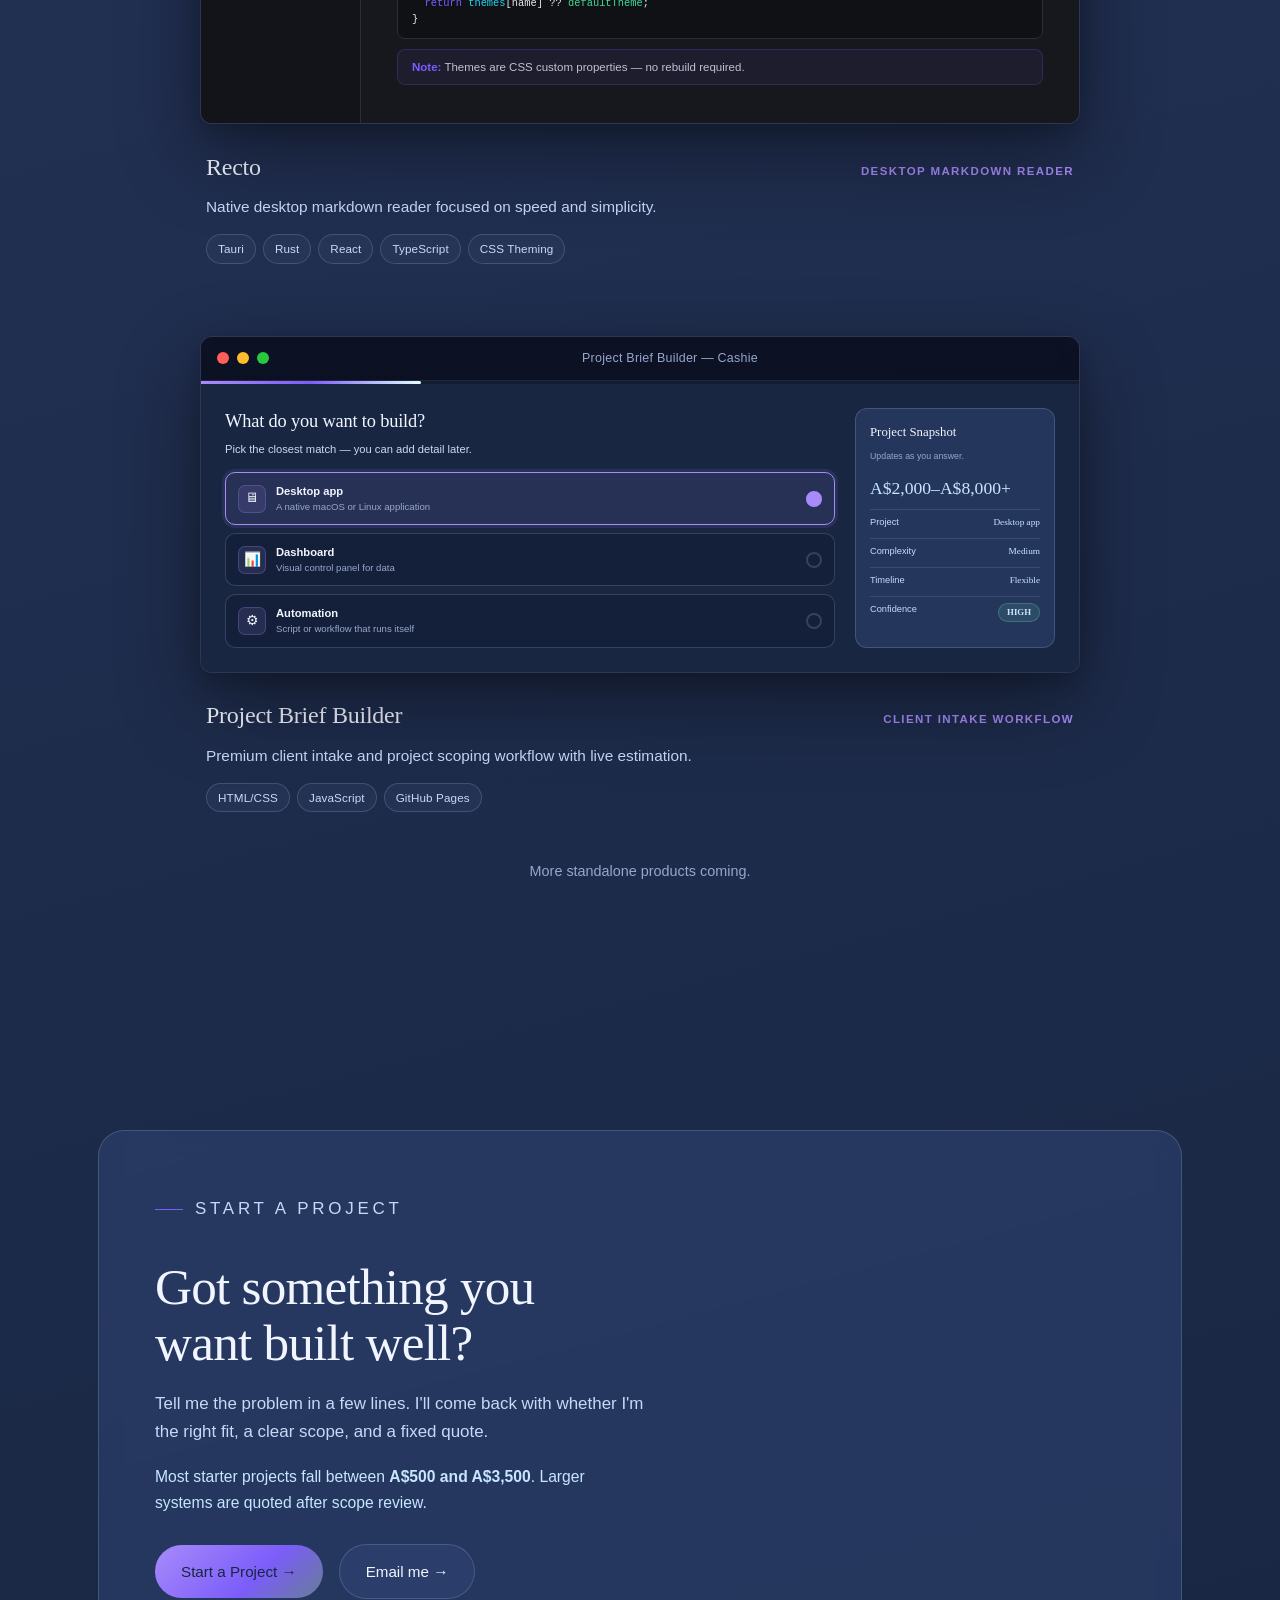
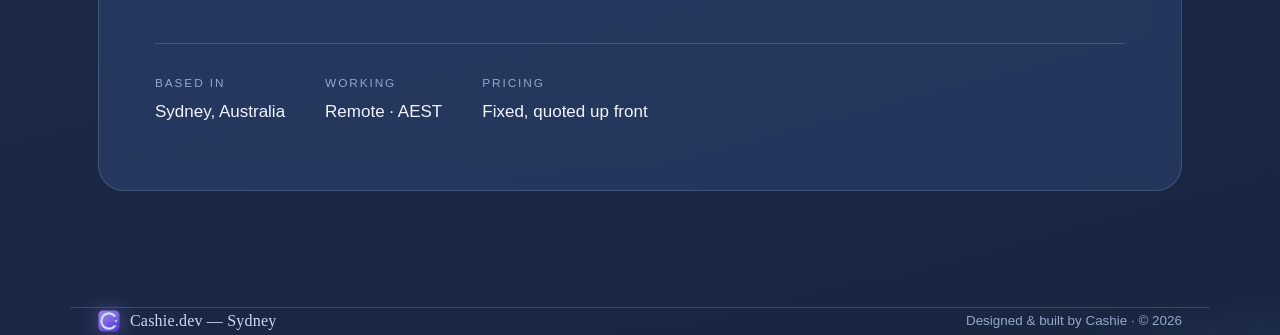
<file: products.html>
<!DOCTYPE html>
<html lang="en">
<head>
<meta charset="UTF-8">
<meta name="viewport" content="width=device-width, initial-scale=1.0">
<title>Products — Cashie.dev</title>
<meta name="description" content="Native macOS apps, Linux applications and standalone products built by Cashie.dev.">
<link rel="canonical" href="https://cashie1597.github.io/cashie-portfolio/products.html">
<meta name="theme-color" content="#182642">
<meta property="og:title" content="Products — Cashie.dev">
<meta property="og:description" content="Native macOS apps, Linux applications and standalone products built by Cashie.dev.">
<meta property="og:type" content="website">
<meta property="og:url" content="https://cashie1597.github.io/cashie-portfolio/products.html">
<meta property="og:image" content="https://cashie1597.github.io/cashie-portfolio/assets/og.png">
<meta name="twitter:card" content="summary_large_image">
<meta name="twitter:title" content="Products — Cashie.dev">
<meta name="twitter:description" content="Native macOS apps, Linux applications and standalone products built by Cashie.dev.">
<meta name="twitter:image" content="https://cashie1597.github.io/cashie-portfolio/assets/og.png">
<link rel="icon" href="assets/logo-mark.svg" type="image/svg+xml">
<style>
  :root {
    --bg:          #182642;
    --bg-soft:     #223053;
    --panel:       rgba(50, 70, 120, 0.50);
    --panel-line:  rgba(200, 220, 255, 0.18);
    --ink:         #f1f5ff;
    --ink-soft:    #c8d9f8;
    --ink-mute:    #95a7cc;
    --plum:        #a78bfa;
    --plum-deep:   #7c5dfa;
    --cyan:        #e0ffff;
    --cream:       #c7e6ff;
    --radius:      18px;
    --maxw:        1140px;
    --serif:       "Iowan Old Style", "Palatino Linotype", Palatino, "Book Antiqua", Georgia, serif;
    --sans:        ui-sans-serif, -apple-system, BlinkMacSystemFont, "Segoe UI", Helvetica, Arial, sans-serif;
  }

  * { box-sizing: border-box; }

  html { scroll-behavior: smooth; }

  body {
    margin: 0;
    background:
      radial-gradient(1200px 600px at 78% -8%, rgba(167,139,250,0.28), transparent 60%),
      radial-gradient(900px 520px at -5% 12%, rgba(124,93,250,0.22), transparent 55%),
      radial-gradient(1100px 560px at 110% 105%, rgba(224,255,255,0.18), transparent 55%),
      linear-gradient(165deg, var(--bg) 0%, var(--bg-soft) 55%, var(--bg) 100%);
    color: var(--ink);
    font-family: var(--sans);
    font-size: 17px;
    line-height: 1.65;
    -webkit-font-smoothing: antialiased;
    text-rendering: optimizeLegibility;
  }

  ::selection { background: linear-gradient(135deg, rgba(167,139,250,0.38), rgba(224,255,255,0.30)); color: #fff; }

  a { color: inherit; text-decoration: none; }

  .wrap { max-width: var(--maxw); margin: 0 auto; padding: 0 28px; }

  /* ---------- Nav ---------- */
  header.nav {
    position: sticky; top: 0; z-index: 50;
    backdrop-filter: blur(14px);
    -webkit-backdrop-filter: blur(14px);
    background: rgba(24,38,66,0.72);
    border-bottom: 1px solid var(--panel-line);
  }
  .nav-inner {
    display: flex; align-items: center; justify-content: space-between;
    height: 68px;
  }
  .brand {
    font-family: var(--serif);
    font-size: 1.22rem; letter-spacing: 0.2px;
    display: inline-flex; align-items: center; gap: 10px;
  }
  .brand-mark {
    width: 28px; height: 28px; flex-shrink: 0; display: block;
    filter: drop-shadow(0 0 10px rgba(167, 139, 250, 0.42));
    transition: transform 0.22s var(--ease), filter 0.22s var(--ease);
  }
  .brand:hover .brand-mark { transform: scale(1.05); filter: drop-shadow(0 0 16px rgba(167, 139, 250, 0.62)); }
  .brand-mark.sm { width: 22px; height: 22px; }
  .nav-links { display: flex; gap: 30px; align-items: center; }
  .nav-links a {
    font-size: 0.82rem; letter-spacing: 0.08em; text-transform: uppercase;
    color: var(--ink-soft); transition: color .2s ease;
  }
  .nav-links a:hover { color: var(--ink); }
  .nav-cta {
    border: 1px solid var(--panel-line);
    padding: 9px 18px; border-radius: 999px;
    background: rgba(199,230,255,0.05);
    color: var(--cream) !important;
  }
  .nav-cta:hover { border-color: var(--plum); }
  @media (max-width: 760px) { .nav-links a:not(.nav-cta) { display: none; } }

  /* ---------- Section scaffolding ---------- */
  section { padding: 116px 0; }
  .eyebrow {
    font-size: 0.74rem; letter-spacing: 0.22em; text-transform: uppercase;
    color: var(--plum); margin: 0 0 18px;
    display: flex; align-items: center; gap: 12px;
  }
  .eyebrow::before {
    content: ""; width: 28px; height: 1px; background: var(--plum-deep);
  }
  h2.section-title {
    font-family: var(--serif); font-weight: 500;
    font-size: clamp(1.9rem, 4vw, 2.9rem);
    line-height: 1.1; margin: 0 0 16px; letter-spacing: -0.01em;
  }
  .section-lede {
    color: var(--ink-soft); max-width: 56ch; margin: 0 0 56px; font-size: 1.05rem;
  }

  /* ---------- Buttons ---------- */
  .btn {
    display: inline-flex; align-items: center; gap: 10px;
    padding: 14px 26px; border-radius: 999px;
    font-size: 0.95rem; font-weight: 500;
    transition: transform .18s ease, background .2s ease, border-color .2s ease;
  }
  .btn-primary {
    background: linear-gradient(135deg, var(--plum) 0%, var(--plum-deep) 60%, rgba(224,255,255,0.35) 100%);
    color: #182642;
  }
  .btn-primary:hover { transform: translateY(-2px); }
  .btn-ghost {
    border: 1px solid var(--panel-line); color: var(--ink);
    background: var(--panel);
  }
  .btn-ghost:hover { border-color: var(--plum); }

  /* ---------- Work (premium) ---------- */
  .work-premium-grid {
    display: flex; flex-direction: column; gap: 72px;
    max-width: 880px; margin: 0 auto;
  }
  .work-card-premium { position: relative; }
  .work-card-premium .mac-window {
    border-radius: 12px;
    overflow: hidden;
    background: rgba(11,16,32,0.55);
    border: 1px solid rgba(200,220,255,0.14);
    box-shadow: 0 30px 80px rgba(0,0,0,0.40), 0 8px 24px rgba(0,0,0,0.20);
    transition: transform .30s ease, box-shadow .30s ease, border-color .30s ease;
  }
  .work-card-premium:hover .mac-window {
    transform: translateY(-6px);
    box-shadow: 0 40px 100px rgba(0,0,0,0.50), 0 12px 32px rgba(0,0,0,0.28);
    border-color: rgba(167,139,250,0.30);
  }
  .mac-titlebar {
    display: flex; align-items: center; gap: 8px;
    padding: 11px 16px;
    background: rgba(11,16,32,0.80);
    border-bottom: 1px solid rgba(200,220,255,0.10);
    -webkit-backdrop-filter: blur(8px); backdrop-filter: blur(8px);
  }
  .mac-titlebar .tl { width: 12px; height: 12px; border-radius: 50%; flex-shrink: 0; }
  .mac-titlebar .tl-red    { background: #ff5f57; }
  .mac-titlebar .tl-yellow { background: #ffbd2e; }
  .mac-titlebar .tl-green  { background: #28c940; }
  .mac-titlebar .mac-title {
    flex: 1; text-align: center; font-size: 0.78rem; color: var(--ink-mute);
    font-weight: 500; letter-spacing: 0.02em;
  }
  .mac-window-body {
    overflow: hidden; position: relative;
    transition: transform .30s ease;
  }
  .work-card-premium:hover .mac-window-body { transform: scale(1.01); }

  .work-card-info { padding: 24px 6px 0; }
  .work-card-header {
    display: flex; align-items: baseline; justify-content: space-between; gap: 16px;
    margin-bottom: 8px;
  }
  .work-card-info h3 {
    font-family: var(--serif); font-weight: 500;
    font-size: 1.5rem; margin: 0; letter-spacing: -0.01em;
  }
  .work-card-kind {
    font-size: 0.72rem; letter-spacing: 0.12em; text-transform: uppercase;
    color: var(--plum); white-space: nowrap; font-weight: 600;
  }
  .work-card-info > p {
    color: var(--ink-soft); font-size: 0.96rem; margin: 0 0 16px; line-height: 1.5;
  }
  .tech-badges { display: flex; flex-wrap: wrap; gap: 7px; }
  .tech-badge {
    font-size: 0.73rem; color: var(--ink-soft);
    border: 1px solid var(--panel-line); border-radius: 999px;
    padding: 4px 11px; background: rgba(199,230,255,0.04);
    font-weight: 500; letter-spacing: 0.01em;
  }

  /* === Faux screenshot shared === */
  .faux { width: 100%; height: 440px; overflow: hidden; position: relative; }
  @media (max-width: 760px) { .faux { height: 320px; } }

  /* === Runtime Session Dashboard faux === */
  .faux-runtime {
    background: #0b0d17;
    color: #e2e6f0;
    font-family: -apple-system, BlinkMacSystemFont, "SF Pro Display", sans-serif;
    font-size: 12px; line-height: 1.4;
    padding: 18px; display: flex; flex-direction: column; gap: 14px;
  }
  .faux-runtime .rt-stats { display: grid; grid-template-columns: repeat(4,1fr); gap: 12px; }
  .faux-runtime .rt-stat {
    background: rgba(18,22,40,0.75); border: 1px solid rgba(120,140,255,0.15);
    border-radius: 10px; padding: 12px;
  }
  .faux-runtime .rt-stat .rt-label { font-size: 0.62rem; color: #8890a8; text-transform: uppercase; letter-spacing: 0.08em; margin-bottom: 6px; }
  .faux-runtime .rt-stat .rt-value { font-size: 1.45rem; font-weight: 700; }
  .faux-runtime .rt-stat .rt-value.green { color: #4ade80; }
  .faux-runtime .rt-stat .rt-value.blue { color: #7b8cff; }
  .faux-runtime .rt-stat .rt-value.cyan { color: #22d3ee; }
  .faux-runtime .rt-stat .rt-value.amber { color: #facc15; }
  .faux-runtime .rt-body { display: grid; grid-template-columns: 180px 1fr; gap: 14px; flex: 1; min-height: 0; }
  .faux-runtime .rt-rail { background: rgba(18,22,40,0.60); border: 1px solid rgba(120,140,255,0.10); border-radius: 10px; padding: 10px; display: flex; flex-direction: column; gap: 6px; }
  .faux-runtime .rt-rail-label { font-size: 0.6rem; color: #8890a8; text-transform: uppercase; letter-spacing: 0.08em; margin-bottom: 4px; }
  .faux-runtime .rt-agent { display: flex; align-items: center; gap: 8px; padding: 5px 4px; border-radius: 6px; }
  .faux-runtime .rt-agent.active { background: rgba(74,222,128,0.06); }
  .faux-runtime .rt-dot { width: 8px; height: 8px; border-radius: 50%; flex-shrink: 0; }
  .faux-runtime .rt-dot.green { background: #4ade80; box-shadow: 0 0 8px rgba(74,222,128,0.4); }
  .faux-runtime .rt-dot.blue { background: #7b8cff; }
  .faux-runtime .rt-dot.gray { background: #555a6e; }
  .faux-runtime .rt-agent-name { font-size: 0.7rem; color: #e2e6f0; font-weight: 500; }
  .faux-runtime .rt-agent-msg { font-size: 0.6rem; color: #8890a8; margin-left: auto; }
  .faux-runtime .rt-main { background: rgba(18,22,40,0.60); border: 1px solid rgba(120,140,255,0.10); border-radius: 10px; padding: 12px; overflow: hidden; }
  .faux-runtime .rt-main-label { font-size: 0.6rem; color: #8890a8; text-transform: uppercase; letter-spacing: 0.08em; margin-bottom: 8px; }
  .faux-runtime .rt-row { display: grid; grid-template-columns: 1fr 70px 60px 50px; gap: 10px; padding: 6px 0; border-bottom: 1px solid rgba(120,140,255,0.06); align-items: center; font-size: 0.7rem; }
  .faux-runtime .rt-row:last-child { border-bottom: none; }
  .faux-runtime .rt-row-name { color: #e2e6f0; font-weight: 500; overflow: hidden; text-overflow: ellipsis; white-space: nowrap; }
  .faux-runtime .rt-badge { font-size: 0.6rem; padding: 2px 8px; border-radius: 4px; text-align: center; font-weight: 600; }
  .faux-runtime .rt-badge.green { background: rgba(74,222,128,0.15); color: #4ade80; }
  .faux-runtime .rt-badge.cyan { background: rgba(34,211,238,0.15); color: #22d3ee; }
  .faux-runtime .rt-badge.gray { background: rgba(136,144,168,0.15); color: #8890a8; }
  .faux-runtime .rt-row-time, .faux-runtime .rt-row-id { color: #8890a8; font-size: 0.62rem; text-align: right; }
  @media (max-width: 760px) {
    .faux-runtime .rt-stats { grid-template-columns: repeat(2,1fr); }
    .faux-runtime .rt-body { grid-template-columns: 1fr; }
    .faux-runtime .rt-rail { display: none; }
  }

  /* === Recto faux === */
  .faux-recto {
    background: #16181d; color: #e7e9ee;
    font-family: -apple-system, BlinkMacSystemFont, "SF Pro Display", sans-serif;
    font-size: 13px; line-height: 1.6;
    display: grid; grid-template-columns: 160px 1fr; height: 100%;
  }
  .faux-recto .rc-rail {
    background: #121419; border-right: 1px solid #2a2e37; padding: 16px 12px;
  }
  .faux-recto .rc-rail-title { font-size: 0.6rem; color: #9aa0ad; text-transform: uppercase; letter-spacing: 0.1em; margin-bottom: 10px; font-weight: 700; }
  .faux-recto .rc-outline-item { font-size: 0.7rem; color: #9aa0ad; padding: 3px 0; cursor: default; }
  .faux-recto .rc-outline-item.active { color: #7c5cff; font-weight: 600; }
  .faux-recto .rc-outline-item.indent { padding-left: 12px; }
  .faux-recto .rc-content { padding: 28px 36px; overflow: hidden; }
  .faux-recto .rc-content h1 {
    font-family: "Charter","Iowan Old Style",Georgia,serif; font-size: 1.5rem; font-weight: 600;
    color: #e7e9ee; margin: 0 0 10px; letter-spacing: -0.01em;
  }
  .faux-recto .rc-content h2 {
    font-family: "Charter","Iowan Old Style",Georgia,serif; font-size: 1.05rem; font-weight: 600;
    color: #e7e9ee; margin: 18px 0 8px;
  }
  .faux-recto .rc-content p {
    font-family: "Charter","Iowan Old Style",Georgia,serif; font-size: 0.78rem;
    color: #b8bcc4; margin: 0 0 10px; line-height: 1.6;
  }
  .faux-recto .rc-code {
    background: #0f1115; border: 1px solid #2a2e37; border-radius: 8px;
    padding: 10px 14px; margin: 10px 0; font-family: "SF Mono",monospace; font-size: 0.65rem; line-height: 1.5;
  }
  .faux-recto .rc-code .ck { color: #7c5cff; }
  .faux-recto .rc-code .cf { color: #22d3ee; }
  .faux-recto .rc-code .cs { color: #3ddc97; }
  .faux-recto .rc-code .cv { color: #e7e9ee; }
  .faux-recto .rc-callout {
    background: rgba(124,92,255,0.08); border: 1px solid rgba(124,92,255,0.20); border-radius: 8px;
    padding: 8px 14px; margin: 10px 0; font-size: 0.72rem; color: #c4c0d6;
  }
  .faux-recto .rc-callout strong { color: #7c5cff; }
  @media (max-width: 760px) {
    .faux-recto { grid-template-columns: 1fr; }
    .faux-recto .rc-rail { display: none; }
    .faux-recto .rc-content { padding: 16px 18px; }
  }

  /* === Project Brief Builder faux === */
  .faux-brief {
    background: #182642; color: #f1f5ff;
    font-family: -apple-system, BlinkMacSystemFont, sans-serif; font-size: 13px; line-height: 1.5;
    display: flex; flex-direction: column; height: 100%;
  }
  .faux-brief .fb-progress { height: 3px; background: rgba(11,16,32,0.4); }
  .faux-brief .fb-progress-fill { height: 100%; width: 25%; background: linear-gradient(90deg, #a78bfa, #7c5dfa, #e0ffff); border-radius: 0 3px 3px 0; }
  .faux-brief .fb-body { display: grid; grid-template-columns: 1fr 200px; gap: 20px; padding: 24px; flex: 1; overflow: hidden; }
  .faux-brief .fb-main h2 {
    font-family: "Iowan Old Style", Palatino, Georgia, serif; font-size: 1.15rem; font-weight: 500;
    margin: 0 0 6px; letter-spacing: -0.01em;
  }
  .faux-brief .fb-main .fb-lede { font-size: 0.7rem; color: #c8d9f8; margin: 0 0 14px; }
  .faux-brief .fb-options { display: flex; flex-direction: column; gap: 8px; }
  .faux-brief .fb-option {
    display: flex; align-items: center; gap: 10px; padding: 10px 12px;
    border: 1.5px solid rgba(200,220,255,0.18); border-radius: 10px; background: rgba(11,16,32,0.22);
    font-size: 0.7rem;
  }
  .faux-brief .fb-option.selected { border-color: #a78bfa; background: rgba(167,139,250,0.10); box-shadow: 0 0 0 3px rgba(167,139,250,0.10); }
  .faux-brief .fb-option-icon { width: 28px; height: 28px; border-radius: 7px; background: rgba(167,139,250,0.12); border: 1px solid rgba(167,139,250,0.25); display: flex; align-items: center; justify-content: center; font-size: 0.85rem; flex-shrink: 0; }
  .faux-brief .fb-option-label { font-weight: 600; color: #f1f5ff; font-size: 0.7rem; }
  .faux-brief .fb-option-desc { color: #95a7cc; font-size: 0.6rem; }
  .faux-brief .fb-option-check { margin-left: auto; width: 16px; height: 16px; border-radius: 50%; border: 2px solid rgba(200,220,255,0.18); flex-shrink: 0; }
  .faux-brief .fb-option.selected .fb-option-check { border-color: #a78bfa; background: #a78bfa; }
  .faux-brief .fb-snap {
    background: rgba(50,70,120,0.50); border: 1px solid rgba(200,220,255,0.18); border-radius: 12px;
    padding: 14px; display: flex; flex-direction: column; gap: 8px;
  }
  .faux-brief .fb-snap-title { font-family: "Iowan Old Style", Palatino, serif; font-size: 0.8rem; font-weight: 500; color: #f1f5ff; }
  .faux-brief .fb-snap-sub { font-size: 0.55rem; color: #95a7cc; margin-bottom: 4px; }
  .faux-brief .fb-snap-est { font-family: "Iowan Old Style",serif; font-size: 1.1rem; color: #c7e6ff; font-weight: 500; }
  .faux-brief .fb-snap-row { display: flex; justify-content: space-between; font-size: 0.58rem; padding-top: 6px; border-top: 1px solid rgba(200,220,255,0.12); }
  .faux-brief .fb-snap-row span:first-child { color: #c8d9f8; }
  .faux-brief .fb-snap-row span:last-child { color: #c7e6ff; font-family: "Iowan Old Style",serif; }
  .faux-brief .fb-snap-conf { display: inline-flex; align-items: center; font-size: 0.55rem; font-weight: 600; padding: 2px 8px; border-radius: 999px; background: rgba(110,231,183,0.12); color: #6ee7b7; border: 1px solid rgba(110,231,183,0.25); }
  @media (max-width: 760px) {
    .faux-brief .fb-body { grid-template-columns: 1fr; padding: 16px; }
    .faux-brief .fb-snap { display: none; }
  }

  /* ---------- Contact ---------- */
  .contact-card {
    background: var(--panel); border: 1px solid var(--panel-line);
    border-radius: 26px; padding: 64px 56px;
    backdrop-filter: blur(10px); -webkit-backdrop-filter: blur(10px);
    position: relative; overflow: hidden;
  }
  .contact-card .glow {
    position: absolute; inset: auto -10% -50% 40%; height: 300px;
    background: radial-gradient(circle at 40% 40%, rgba(167,139,250,0.24), transparent 60%),
                radial-gradient(circle at 80% 90%, rgba(224,255,255,0.16), transparent 55%);
  }
  .contact-card h2 {
    font-family: var(--serif); font-weight: 500;
    font-size: clamp(2rem, 5vw, 3.2rem); line-height: 1.08;
    margin: 0 0 20px; letter-spacing: -0.015em; max-width: 18ch;
  }
  .contact-card p { color: var(--ink-soft); max-width: 52ch; margin: 0 0 36px; font-size: 1.06rem; }
  .contact-card .pricing-anchor { color: var(--cream); font-size: 0.98rem; margin: -18px 0 28px; }
  .contact-row { display: flex; flex-wrap: wrap; gap: 16px; align-items: center; }
  .contact-meta {
    margin-top: 44px; padding-top: 30px; border-top: 1px solid var(--panel-line);
    display: flex; flex-wrap: wrap; gap: 40px;
  }
  .contact-meta div span { display: block; }
  .contact-meta .k { font-size: 0.74rem; letter-spacing: 0.16em; text-transform: uppercase; color: var(--ink-mute); margin-bottom: 5px; }
  .contact-meta .v { color: var(--ink); }
  @media (max-width: 560px) { .contact-card { padding: 44px 26px; } }

  /* ---------- Footer ---------- */
  footer {
    padding: 44px 0; border-top: 1px solid var(--panel-line);
    display: flex; flex-wrap: wrap; gap: 14px; justify-content: space-between; align-items: center;
    color: var(--ink-mute); font-size: 0.84rem;
  }
  footer .brand { font-size: 1rem; color: var(--ink-soft); }


  /* ---------- Reveal ---------- */
  .reveal { opacity: 0; transform: translateY(18px); transition: opacity .7s ease, transform .7s ease; }
  .reveal.in { opacity: 1; transform: none; }
  @media (prefers-reduced-motion: reduce) {
    .reveal { opacity: 1; transform: none; transition: none; }
    html { scroll-behavior: auto; }
  }

  /* ---------- PlumSuite grid ---------- */
  .plum-suite-grid {
    display: grid; grid-template-columns: repeat(2, 1fr); gap: 18px;
  }
  @media (max-width: 680px) { .plum-suite-grid { grid-template-columns: 1fr; } }

  .plum-app-card {
    background: var(--panel); border: 1px solid var(--panel-line);
    border-radius: var(--radius); padding: 24px;
    display: flex; flex-direction: column; gap: 10px;
    transition: border-color .22s ease, transform .22s ease;
  }
  .plum-app-card:hover { border-color: rgba(167,139,250,0.40); transform: translateY(-3px); }

  .plum-app-icon {
    width: 44px; height: 44px; border-radius: 12px;
    background: rgba(167,139,250,0.12); border: 1px solid rgba(167,139,250,0.25);
    display: flex; align-items: center; justify-content: center;
    font-size: 1.3rem;
  }
  .plum-app-card h3 {
    font-family: var(--serif); font-weight: 500; font-size: 1.2rem;
    margin: 0; letter-spacing: -0.01em;
  }
  .plum-app-card p { color: var(--ink-soft); margin: 0; font-size: 0.9rem; line-height: 1.5; }
  .plum-app-card .learn-more {
    font-size: 0.82rem; color: var(--plum); letter-spacing: 0.04em;
    margin-top: auto; padding-top: 8px;
  }
  .status-badge {
    display: inline-flex; align-items: center; gap: 6px;
    font-size: 0.7rem; font-weight: 600; letter-spacing: 0.04em;
    padding: 3px 10px; border-radius: 999px; width: fit-content;
  }
  .status-badge::before { content: ""; width: 6px; height: 6px; border-radius: 50%; }
  .status-available { background: rgba(110,231,183,0.12); color: #6ee7b7; }
  .status-available::before { background: #6ee7b7; box-shadow: 0 0 8px rgba(110,231,183,0.4); }
  .status-dev { background: rgba(167,139,250,0.12); color: var(--plum); }
  .status-dev::before { background: var(--plum); }
  .status-soon { background: rgba(149,167,204,0.12); color: var(--ink-mute); }
  .status-soon::before { background: var(--ink-mute); }

  .plum-suite-heading {
    font-family: var(--serif); font-weight: 500; font-size: 1.3rem;
    margin: 0 0 24px; letter-spacing: -0.01em; color: var(--cream);
  }
</style>
<link rel="stylesheet" href="assets/motion.css?v=3">
</head>
<body>

<header class="nav">
  <div class="wrap nav-inner">
    <a class="brand" href="index.html"><img src="assets/logo-mark.svg" alt="" class="brand-mark" width="28" height="28"> Cashie.dev</a>
    <nav class="nav-links">
      <a href="products.html">Products</a>
      <a href="index.html#services">Services</a>
      <a class="nav-cta" href="apply.html">Start a Project</a>
      <a href="https://github.com/Cashie1597" target="_blank" rel="noopener">GitHub</a>
      <a href="about.html">Developer</a>
    </nav>
  </div>
</header>

<main id="top">

  <!-- PAGE HEADER -->
  <section>
    <div class="wrap">
      <p class="eyebrow reveal">Products</p>
      <h2 class="section-title reveal">Software I've built and am building.</h2>
      <p class="section-lede reveal">Native apps, dashboards and automation tools. Each one solves a specific problem — no filler.</p>
    </div>
  </section>

  <!-- PLUM OS -->
  <section id="plum-os">
    <div class="wrap">
      <p class="eyebrow reveal">Ecosystem</p>
      <h2 class="section-title reveal">PLUM OS</h2>
      <p class="section-lede reveal">A growing ecosystem of native productivity tools, automation utilities and operator-focused software.</p>

      <h3 class="plum-suite-heading reveal">PlumSuite</h3>

      <div class="plum-suite-grid">
        <a class="plum-app-card reveal" href="https://plumfile.space" target="_blank" rel="noopener noreferrer" style="text-decoration:none;color:inherit;">
          <div class="plum-app-icon">📄</div>
          <h3>PlumFile</h3>
          <p>60 browser-side PDF and file tools — compress, merge, convert, no upload</p>
          <span class="status-badge status-available">Live · Public Beta</span>
          <span class="learn-more">plumfile.space →</span>
        </a>

        <article class="plum-app-card reveal">
          <div class="plum-app-icon">📋</div>
          <h3>PlumClip</h3>
          <p>Clipboard history manager</p>
          <span class="status-badge status-dev">In Development</span>        </article>

        <article class="plum-app-card reveal">
          <div class="plum-app-icon">🖼</div>
          <h3>PlumWall</h3>
          <p>Multi-display wallpaper manager</p>
          <span class="status-badge status-dev">In Development</span>        </article>

        <article class="plum-app-card reveal">
          <div class="plum-app-icon">🧹</div>
          <h3>PlumSweep</h3>
          <p>System cleanup and disk utility</p>
          <span class="status-badge status-dev">In Development</span>        </article>

        <article class="plum-app-card reveal">
          <div class="plum-app-icon">📊</div>
          <h3>PlumWatch</h3>
          <p>Menu bar system monitor</p>
          <span class="status-badge status-dev">In Development</span>        </article>

        <article class="plum-app-card reveal">
          <div class="plum-app-icon">📄</div>
          <h3>PlumDocs</h3>
          <p>Lightweight document viewer</p>
          <span class="status-badge status-soon">Coming Soon</span>        </article>

        <article class="plum-app-card reveal">
          <div class="plum-app-icon">⚡</div>
          <h3>PlumCore</h3>
          <p>Central hub for PlumSuite tools</p>
          <span class="status-badge status-soon">Coming Soon</span>        </article>
      </div>
    </div>
  </section>

  <!-- STANDALONE PRODUCTS -->
  <section id="standalone">
    <div class="wrap">
      <p class="eyebrow reveal">Standalone Products</p>
      <h2 class="section-title reveal">Products that stand on their own.</h2>
      <p class="section-lede reveal">Separate from any ecosystem — built to solve one problem well.</p>

      <div class="work-premium-grid">

        <!-- Card 1: Runtime Session Dashboard -->
        <article class="work-card-premium reveal">
          <div class="mac-window">
            <div class="mac-titlebar">
              <span class="tl tl-red"></span><span class="tl tl-yellow"></span><span class="tl tl-green"></span>
              <span class="mac-title">Runtime Session Dashboard</span>
            </div>
            <div class="mac-window-body">
              <div class="faux faux-runtime">
                <div class="rt-stats">
                  <div class="rt-stat"><div class="rt-label">Agents Running</div><div class="rt-value green">6</div></div>
                  <div class="rt-stat"><div class="rt-label">Repositories</div><div class="rt-value blue">24</div></div>
                  <div class="rt-stat"><div class="rt-label">System Pressure</div><div class="rt-value cyan">42%</div></div>
                  <div class="rt-stat"><div class="rt-label">Tasks Queued</div><div class="rt-value amber">3</div></div>
                </div>
                <div class="rt-body">
                  <div class="rt-rail">
                    <div class="rt-rail-label">Active Agents</div>
                    <div class="rt-agent active"><span class="rt-dot green"></span><span class="rt-agent-name">build-runner</span><span class="rt-agent-msg">12m</span></div>
                    <div class="rt-agent active"><span class="rt-dot green"></span><span class="rt-agent-name">git-sync</span><span class="rt-agent-msg">3m</span></div>
                    <div class="rt-agent"><span class="rt-dot blue"></span><span class="rt-agent-name">test-suite</span><span class="rt-agent-msg">idle</span></div>
                    <div class="rt-agent"><span class="rt-dot gray"></span><span class="rt-agent-name">deploy-bot</span><span class="rt-agent-msg">off</span></div>
                    <div class="rt-agent active"><span class="rt-dot green"></span><span class="rt-agent-name">scanner</span><span class="rt-agent-msg">6m</span></div>
                  </div>
                  <div class="rt-main">
                    <div class="rt-main-label">Session Log</div>
                    <div class="rt-row"><span class="rt-row-name">build-runner</span><span class="rt-badge green">active</span><span class="rt-row-time">00:12:04</span><span class="rt-row-id">#A7F2</span></div>
                    <div class="rt-row"><span class="rt-row-name">git-sync</span><span class="rt-badge cyan">running</span><span class="rt-row-time">00:03:18</span><span class="rt-row-id">#B3C1</span></div>
                    <div class="rt-row"><span class="rt-row-name">test-suite</span><span class="rt-badge gray">queued</span><span class="rt-row-time">—</span><span class="rt-row-id">#D9E4</span></div>
                    <div class="rt-row"><span class="rt-row-name">scanner</span><span class="rt-badge green">active</span><span class="rt-row-time">00:06:42</span><span class="rt-row-id">#E5A0</span></div>
                    <div class="rt-row"><span class="rt-row-name">deploy-bot</span><span class="rt-badge gray">stopped</span><span class="rt-row-time">—</span><span class="rt-row-id">#F1B3</span></div>
                  </div>
                </div>
              </div>
            </div>
          </div>
          <div class="work-card-info">
            <div class="work-card-header">
              <h3>Runtime Session Dashboard</h3>
              <span class="work-card-kind">Operations Dashboard</span>
            </div>
            <p>Internal operations dashboard for monitoring agents, repositories and system status.</p>
            <div class="tech-badges">
              <span class="tech-badge">HTML/CSS</span>
              <span class="tech-badge">JavaScript</span>
              <span class="tech-badge">Shell</span>
              <span class="tech-badge">JSON</span>
            </div>
          </div>
        </article>

        <!-- Card 2: Recto -->
        <article class="work-card-premium reveal">
          <div class="mac-window">
            <div class="mac-titlebar">
              <span class="tl tl-red"></span><span class="tl tl-yellow"></span><span class="tl tl-green"></span>
              <span class="mac-title">Recto — README.md</span>
            </div>
            <div class="mac-window-body">
              <div class="faux faux-recto">
                <div class="rc-rail">
                  <div class="rc-rail-title">Outline</div>
                  <div class="rc-outline-item active">Recto</div>
                  <div class="rc-outline-item indent">Features</div>
                  <div class="rc-outline-item indent">Architecture</div>
                  <div class="rc-outline-item indent">Theming</div>
                  <div class="rc-outline-item indent">Build</div>
                </div>
                <div class="rc-content">
                  <h1>Recto</h1>
                  <p>A native desktop markdown reader focused on speed and simplicity. Built with Tauri, Rust, and a token-based theme engine.</p>
                  <h2>Features</h2>
                  <p>Instant file open, six built-in themes, syntax-highlighted code blocks, and a typographic reading mode — all in a lightweight native window.</p>
                  <div class="rc-code"><span class="ck">export</span> <span class="cv">function</span> <span class="cf">loadTheme</span><span class="cv">(</span><span class="cv">name</span><span class="cv">: string) {</span><br>&nbsp;&nbsp;<span class="ck">return</span> <span class="cf">themes</span><span class="cv">[name] ??</span> <span class="cs">defaultTheme</span><span class="cv">;</span><br><span class="cv">}</span></div>
                  <div class="rc-callout"><strong>Note:</strong> Themes are CSS custom properties — no rebuild required.</div>
                </div>
              </div>
            </div>
          </div>
          <div class="work-card-info">
            <div class="work-card-header">
              <h3>Recto</h3>
              <span class="work-card-kind">Desktop Markdown Reader</span>
            </div>
            <p>Native desktop markdown reader focused on speed and simplicity.</p>
            <div class="tech-badges">
              <span class="tech-badge">Tauri</span>
              <span class="tech-badge">Rust</span>
              <span class="tech-badge">React</span>
              <span class="tech-badge">TypeScript</span>
              <span class="tech-badge">CSS Theming</span>
            </div>
          </div>
        </article>

        <!-- Card 3: Project Brief Builder -->
        <article class="work-card-premium reveal">
          <div class="mac-window">
            <div class="mac-titlebar">
              <span class="tl tl-red"></span><span class="tl tl-yellow"></span><span class="tl tl-green"></span>
              <span class="mac-title">Project Brief Builder — Cashie</span>
            </div>
            <div class="mac-window-body">
              <div class="faux faux-brief">
                <div class="fb-progress"><div class="fb-progress-fill"></div></div>
                <div class="fb-body">
                  <div class="fb-main">
                    <h2>What do you want to build?</h2>
                    <p class="fb-lede">Pick the closest match — you can add detail later.</p>
                    <div class="fb-options">
                      <div class="fb-option selected">
                        <span class="fb-option-icon">🖥</span>
                        <span><div class="fb-option-label">Desktop app</div><div class="fb-option-desc">A native macOS or Linux application</div></span>
                        <span class="fb-option-check"></span>
                      </div>
                      <div class="fb-option">
                        <span class="fb-option-icon">📊</span>
                        <span><div class="fb-option-label">Dashboard</div><div class="fb-option-desc">Visual control panel for data</div></span>
                        <span class="fb-option-check"></span>
                      </div>
                      <div class="fb-option">
                        <span class="fb-option-icon">⚙</span>
                        <span><div class="fb-option-label">Automation</div><div class="fb-option-desc">Script or workflow that runs itself</div></span>
                        <span class="fb-option-check"></span>
                      </div>
                    </div>
                  </div>
                  <div class="fb-snap">
                    <div class="fb-snap-title">Project Snapshot</div>
                    <div class="fb-snap-sub">Updates as you answer.</div>
                    <div class="fb-snap-est">A$2,000–A$8,000+</div>
                    <div class="fb-snap-row"><span>Project</span><span>Desktop app</span></div>
                    <div class="fb-snap-row"><span>Complexity</span><span>Medium</span></div>
                    <div class="fb-snap-row"><span>Timeline</span><span>Flexible</span></div>
                    <div class="fb-snap-row"><span>Confidence</span><span class="fb-snap-conf">HIGH</span></div>
                  </div>
                </div>
              </div>
            </div>
          </div>
          <div class="work-card-info">
            <div class="work-card-header">
              <h3>Project Brief Builder</h3>
              <span class="work-card-kind">Client Intake Workflow</span>
            </div>
            <p>Premium client intake and project scoping workflow with live estimation.</p>
            <div class="tech-badges">
              <span class="tech-badge">HTML/CSS</span>
              <span class="tech-badge">JavaScript</span>
              <span class="tech-badge">GitHub Pages</span>
            </div>
          </div>
        </article>

      </div>

      <p class="reveal" style="text-align:center;margin-top:48px;color:var(--ink-mute);font-size:0.9rem;">More standalone products coming.</p>
    </div>
  </section>

  <!-- START A PROJECT -->
  <section id="start">
    <div class="wrap">
      <div class="contact-card reveal">
        <div class="glow"></div>
        <p class="eyebrow">Start a Project</p>
        <h2>Got something you want built well?</h2>
        <p>Tell me the problem in a few lines. I'll come back with whether I'm the right fit, a clear scope, and a fixed quote.</p>
        <p class="pricing-anchor">Most starter projects fall between <strong>A$500 and A$3,500</strong>. Larger systems are quoted after scope review.</p>
        <div class="contact-row">
          <a class="btn btn-primary" href="apply.html">Start a Project →</a>
          <a class="btn btn-ghost" href="mailto:lochieboo1208@gmail.com?subject=Project%20enquiry">Email me →</a>
        </div>
        <div class="contact-meta">
          <div><span class="k">Based in</span><span class="v">Sydney, Australia</span></div>
          <div><span class="k">Working</span><span class="v">Remote · AEST</span></div>
          <div><span class="k">Pricing</span><span class="v">Fixed, quoted up front</span></div>
        </div>
      </div>
    </div>
  </section>

</main>

<footer class="wrap">
  <span class="brand"><img src="assets/logo-mark.svg" alt="" class="brand-mark sm" width="22" height="22"> Cashie.dev — Sydney</span>
  <span>Designed &amp; built by Cashie · © 2026</span>
</footer>

<script>
  // Lightweight scroll reveal — no dependencies.
  const io = new IntersectionObserver((entries) => {
    entries.forEach((e) => {
      if (e.isIntersecting) { e.target.classList.add('in'); io.unobserve(e.target); }
    });
  }, { threshold: 0.12, rootMargin: "0px 0px -40px 0px" });
  document.querySelectorAll('.reveal').forEach((el, i) => {
    el.style.transitionDelay = (Math.min(i % 6, 5) * 60) + 'ms';
    io.observe(el);
  });
</script>

<script src="assets/motion.js?v=3"></script>
</body>
</html>
</file>
<file: assets/motion.css>
/* ============================================================
   Cashie.dev — Motion Layer
   The visual design is unchanged. This adds purposeful, 60fps,
   reduced-motion-safe motion on top of existing class hooks:
   refined reveals, ambient gradient drift, live product previews,
   subtle card + nav interactions. Transform/opacity only.
   Inspired by Apple / Arc / Linear / Raycast / Vercel restraint.
   ============================================================ */

/* 1 — Reveal easing (refines the existing .reveal / .in) ---------- */
.reveal {
  transition: opacity .72s cubic-bezier(.22, 1, .36, 1),
              transform .72s cubic-bezier(.22, 1, .36, 1) !important;
  will-change: opacity, transform;
}
.reveal.in { will-change: auto; }

/* 2 — Ambient gradient drift (JS-injected layer, behind content) -- */
.cashie-ambient { position: fixed; inset: 0; z-index: -1; overflow: hidden; pointer-events: none; }
.cashie-ambient i {
  position: absolute; display: block; border-radius: 50%;
  filter: blur(80px); will-change: transform, opacity;
}
.cashie-ambient .a1 {
  width: 58vw; height: 58vw; top: -18vw; right: -10vw; opacity: .85;
  background: radial-gradient(circle, rgba(167,139,250,.34), transparent 62%);
  animation: cashieDrift1 15s cubic-bezier(.45, 0, .55, 1) infinite alternate;
}
.cashie-ambient .a2 {
  width: 52vw; height: 52vw; bottom: -20vw; left: -12vw; opacity: .7;
  background: radial-gradient(circle, rgba(224,255,255,.18), transparent 60%);
  animation: cashieDrift2 19s cubic-bezier(.45, 0, .55, 1) infinite alternate;
}
.cashie-ambient .a3 {
  width: 44vw; height: 44vw; top: 28%; left: 46%; opacity: .6;
  background: radial-gradient(circle, rgba(124,93,250,.30), transparent 60%);
  animation: cashieDrift3 13s cubic-bezier(.45, 0, .55, 1) infinite alternate;
}
@keyframes cashieDrift1 { to { transform: translate3d(-12vw, 10vw, 0) scale(1.2); } }
@keyframes cashieDrift2 { to { transform: translate3d(12vw, -9vw, 0) scale(1.25); } }
@keyframes cashieDrift3 { to { transform: translate3d(-10vw, -8vw, 0) scale(.86); } }

/* 3 — Live product previews -------------------------------------- */
/* pulse active status dots so dashboards feel alive */
.faux-runtime .rt-dot.green,
.mini-runtime .mr-dot:not(.gray) {
  animation: cashiePulse 1.8s ease-in-out infinite;
}
@keyframes cashiePulse {
  0%, 100% { opacity: 1; transform: scale(1); box-shadow: 0 0 9px rgba(74,222,128,.55); }
  50%      { opacity: .4; transform: scale(.66); box-shadow: 0 0 2px rgba(74,222,128,.2); }
}
/* live scan sweep across the runtime dashboards */
.faux-runtime, .mini-runtime { position: relative; }
.faux-runtime::after, .mini-runtime::after {
  content: ""; position: absolute; left: 0; right: 0; top: 0; height: 42%;
  pointer-events: none; z-index: 2;
  background: linear-gradient(180deg, rgba(124,200,255,.12), transparent 72%);
  animation: cashieScan 4.2s cubic-bezier(.4, 0, .6, 1) infinite;
}
@keyframes cashieScan {
  0%        { transform: translateY(-100%); opacity: 0; }
  12%       { opacity: 1; }
  60%, 100% { transform: translateY(270%); opacity: 0; }
}
/* steady digits during count-up (no width jitter) */
.faux-runtime .rt-value, .mini-runtime .mr-v { font-variant-numeric: tabular-nums; }
/* progress fills ease to their target width when scrolled into view */
.faux-brief .fb-progress-fill, .mini-brief .mb-bar-fill {
  transition: width 1.2s cubic-bezier(.22, 1, .36, 1);
}

/* 4 — Subtle card interaction: pointer glow on premium work cards - */
.work-card-premium .mac-window { position: relative; will-change: transform; }
.work-card-premium .mac-window::after {
  content: ""; position: absolute; inset: 0; z-index: 4; pointer-events: none;
  border-radius: inherit; opacity: 0; transition: opacity .35s ease;
  background: radial-gradient(360px circle at var(--mx, 50%) var(--my, 50%),
              rgba(167,139,250,.16), transparent 46%);
}
.work-card-premium:hover .mac-window::after { opacity: 1; }

/* 5 — Nav gains depth once the page is scrolled ------------------- */
header.nav { transition: box-shadow .3s ease; }
header.nav.scrolled { box-shadow: 0 10px 34px rgba(0,0,0,.24); }

/* 6 — Button press feedback (rest state unchanged) --------------- */
.btn { transition: transform .2s cubic-bezier(.22, 1, .36, 1), box-shadow .25s ease, background .2s ease, border-color .2s ease; }
.btn-primary:active, .btn-ghost:active { transform: translateY(0) scale(.985); }

/* 8 — Extra life --------------------------------------------------- */
/* organic reveal settle (entrance only; revealed state stays identical) */
@media (prefers-reduced-motion: no-preference) {
  .reveal { transform: translateY(22px) scale(.99); }
  .reveal.in { transform: none; }
}
/* "live" ping radiating from hero / welcome status pips */
.hero-tag .pip, .welcome-tag .pip { position: relative; }
.hero-tag .pip::after, .welcome-tag .pip::after {
  content: ""; position: absolute; inset: 0; border-radius: 50%; pointer-events: none;
  box-shadow: 0 0 0 2px rgba(224,255,255,.7); opacity: .6;
  animation: cashiePing 2.8s cubic-bezier(.22, 1, .36, 1) infinite;
}
@keyframes cashiePing { 0% { transform: scale(1); opacity: .6; } 70%, 100% { transform: scale(3.4); opacity: 0; } }
/* sheen sweep across primary buttons on hover (affordance) */
.btn-primary { position: relative; overflow: hidden; }
.btn-primary::after {
  content: ""; position: absolute; top: 0; left: -60%; width: 45%; height: 100%; pointer-events: none;
  background: linear-gradient(100deg, transparent, rgba(255,255,255,.35), transparent);
  transform: skewX(-18deg); opacity: 0;
}
.btn-primary:hover::after { animation: cashieSheen .85s ease; }
@keyframes cashieSheen { 0% { left: -60%; opacity: 0; } 18% { opacity: 1; } 100% { left: 135%; opacity: 0; } }

/* 9 — Reduced motion: freeze back to the exact current design ----- */
@media (prefers-reduced-motion: reduce) {
  .cashie-ambient { display: none; }
  .faux-runtime .rt-dot.green, .mini-runtime .mr-dot:not(.gray) { animation: none !important; }
  .faux-brief .fb-progress-fill, .mini-brief .mb-bar-fill { transition: none !important; }
  .reveal { transition: none !important; }
  .work-card-premium .mac-window::after { display: none; }
  .faux-runtime::after, .mini-runtime::after { display: none; }
  .hero-tag .pip::after, .welcome-tag .pip::after { display: none; }
  .btn-primary:hover::after { animation: none; }
  header.nav { transition: none; }
}
</file>
